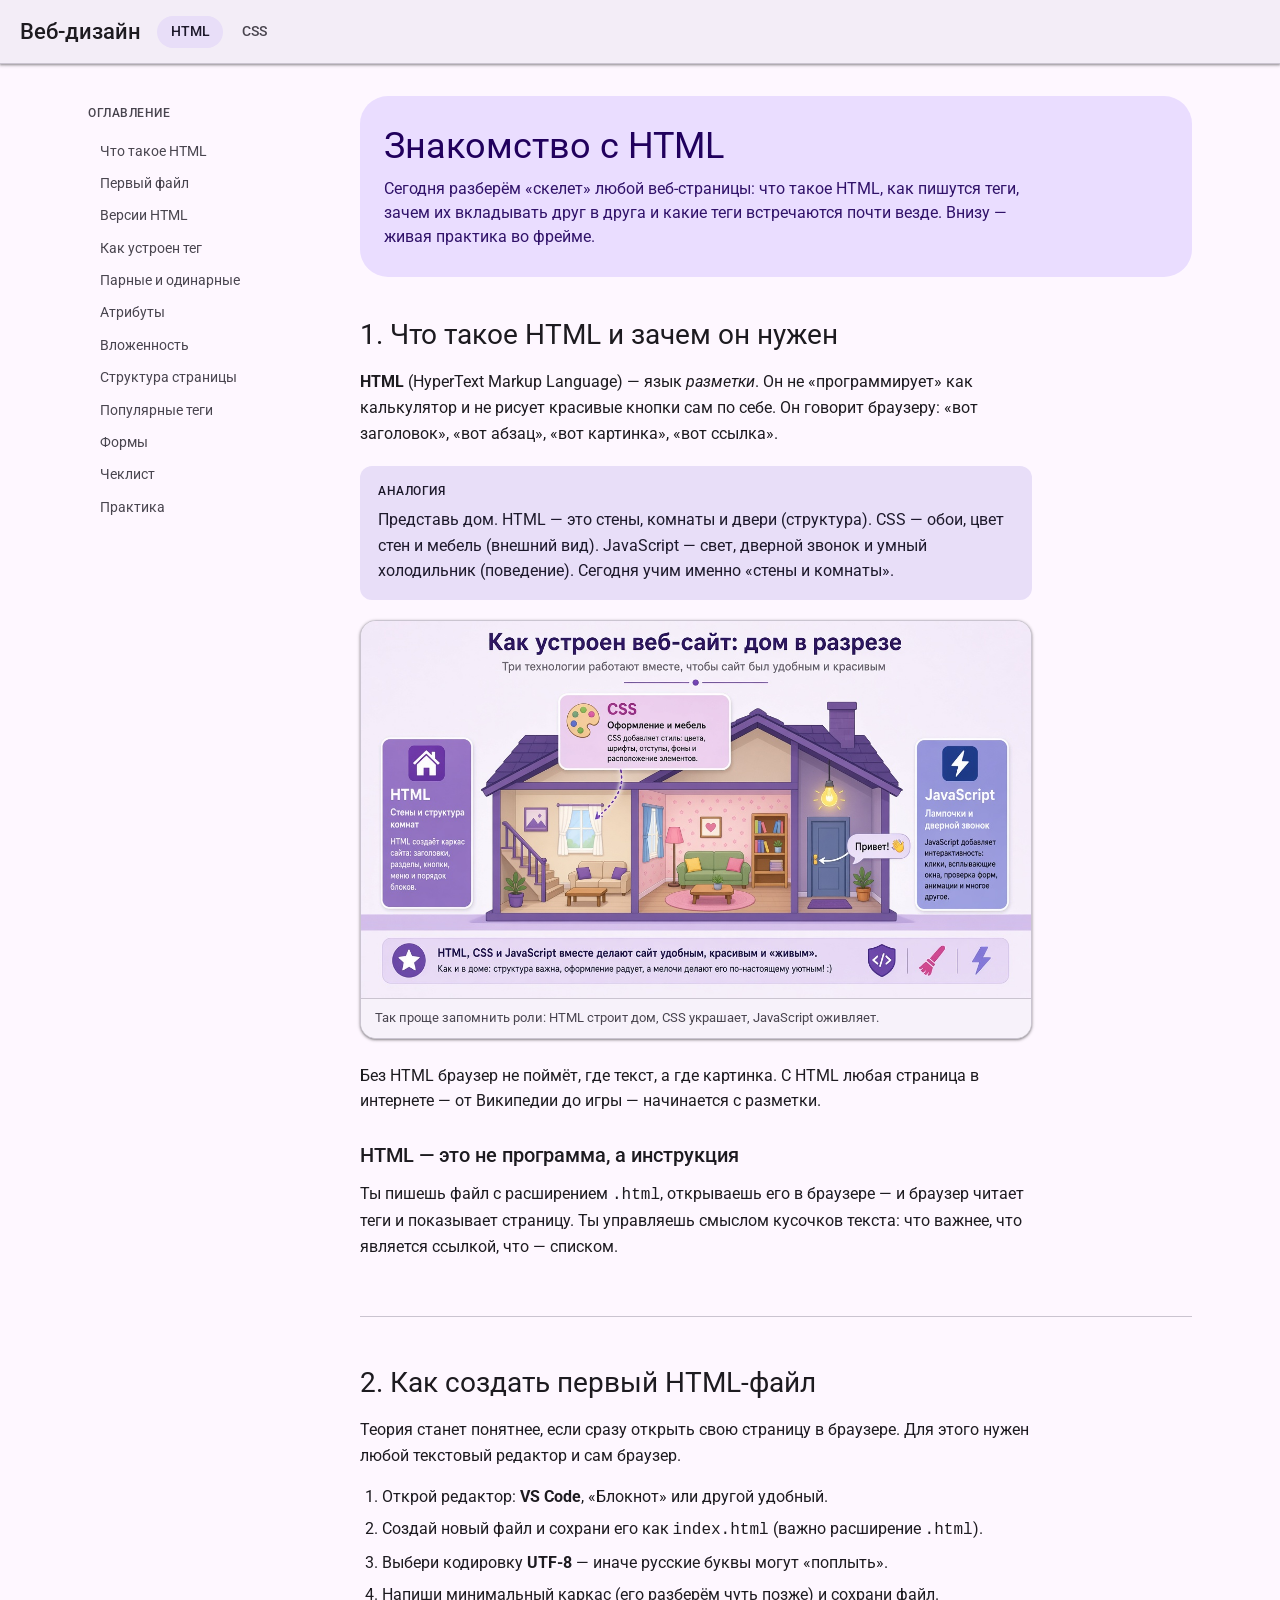
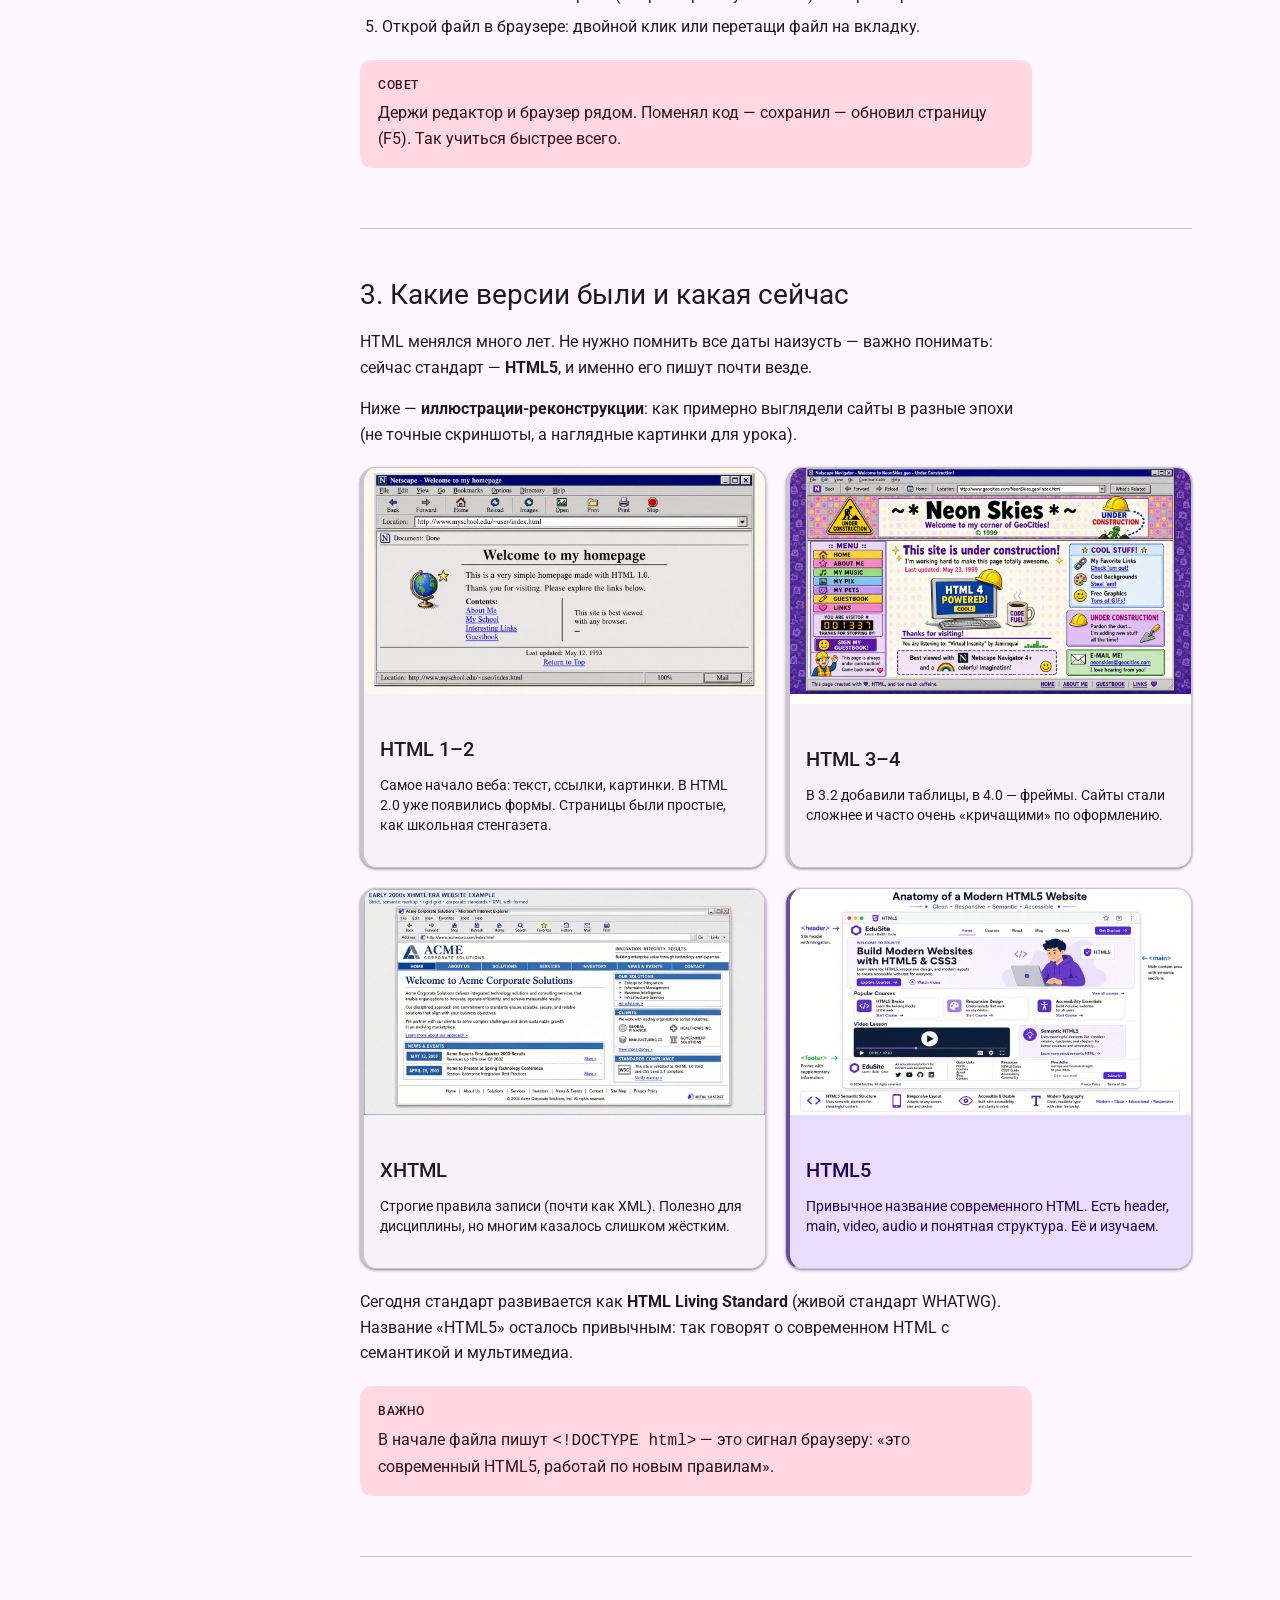
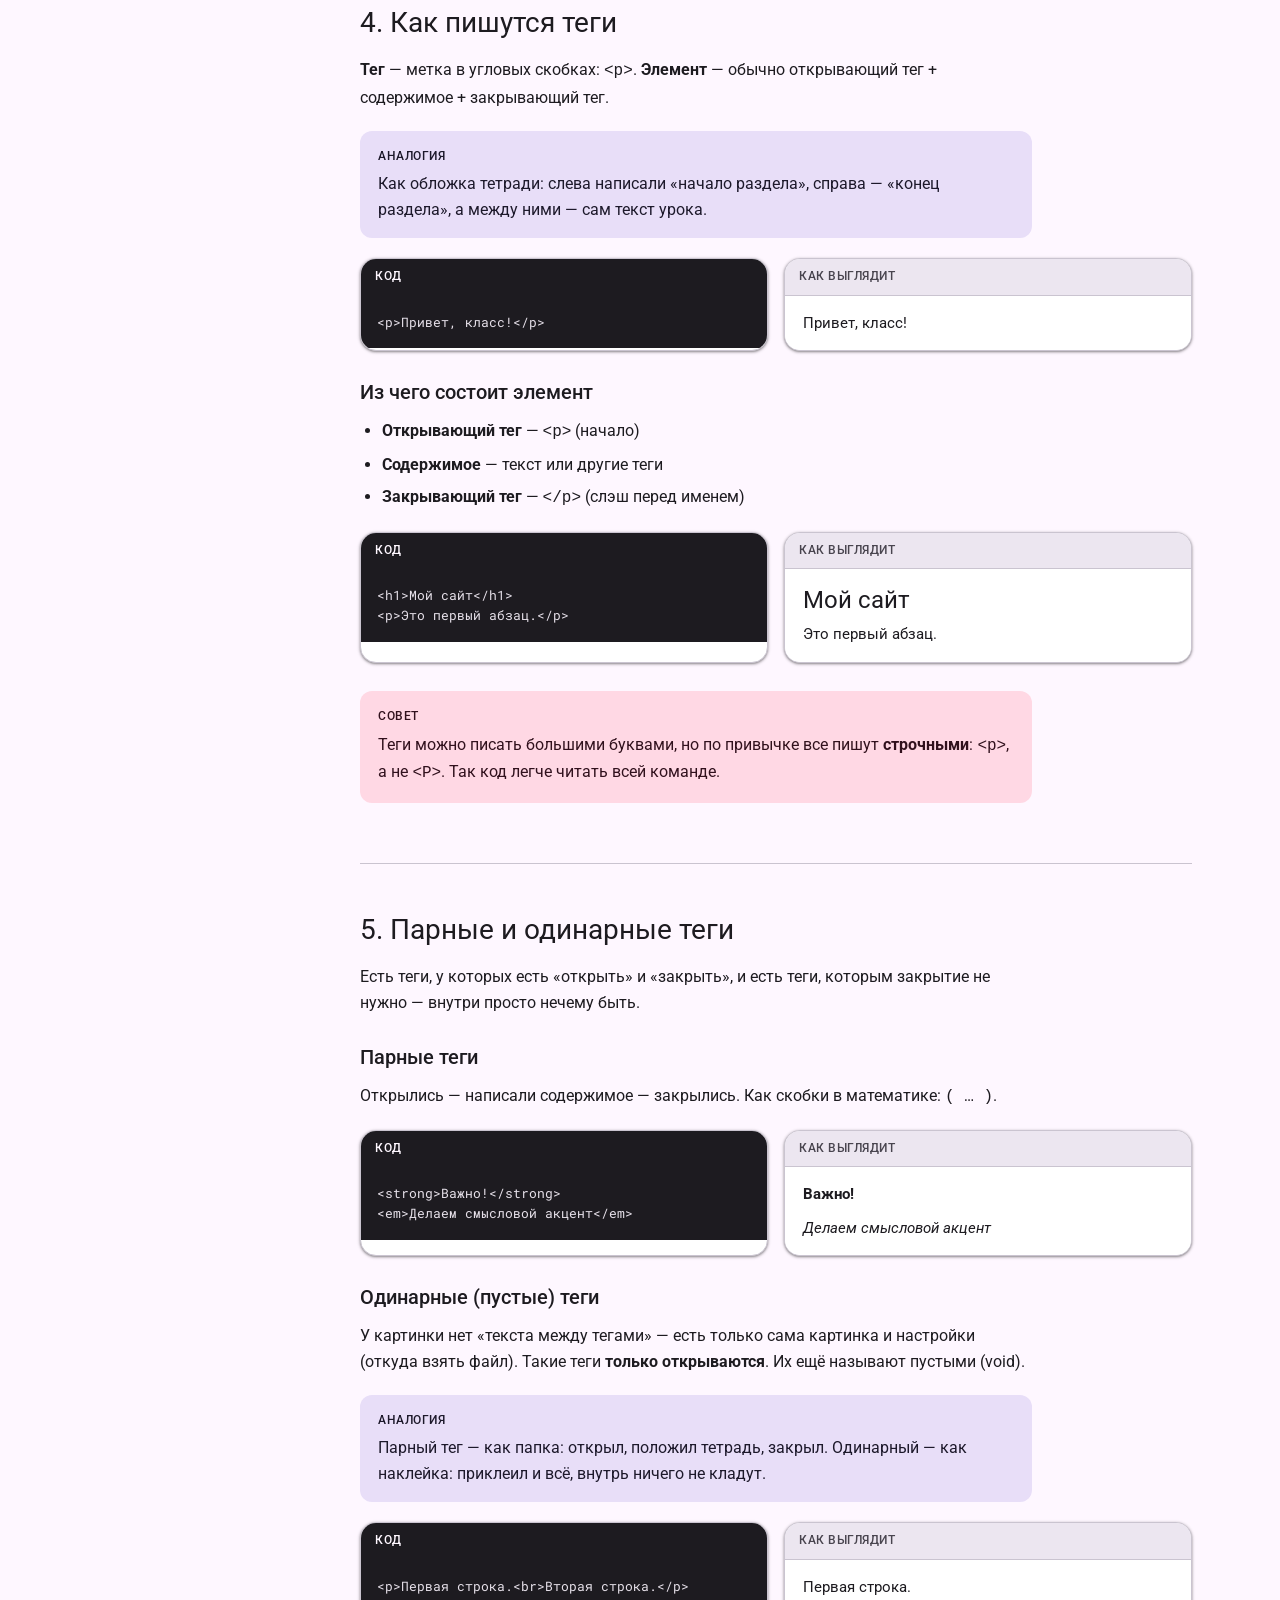
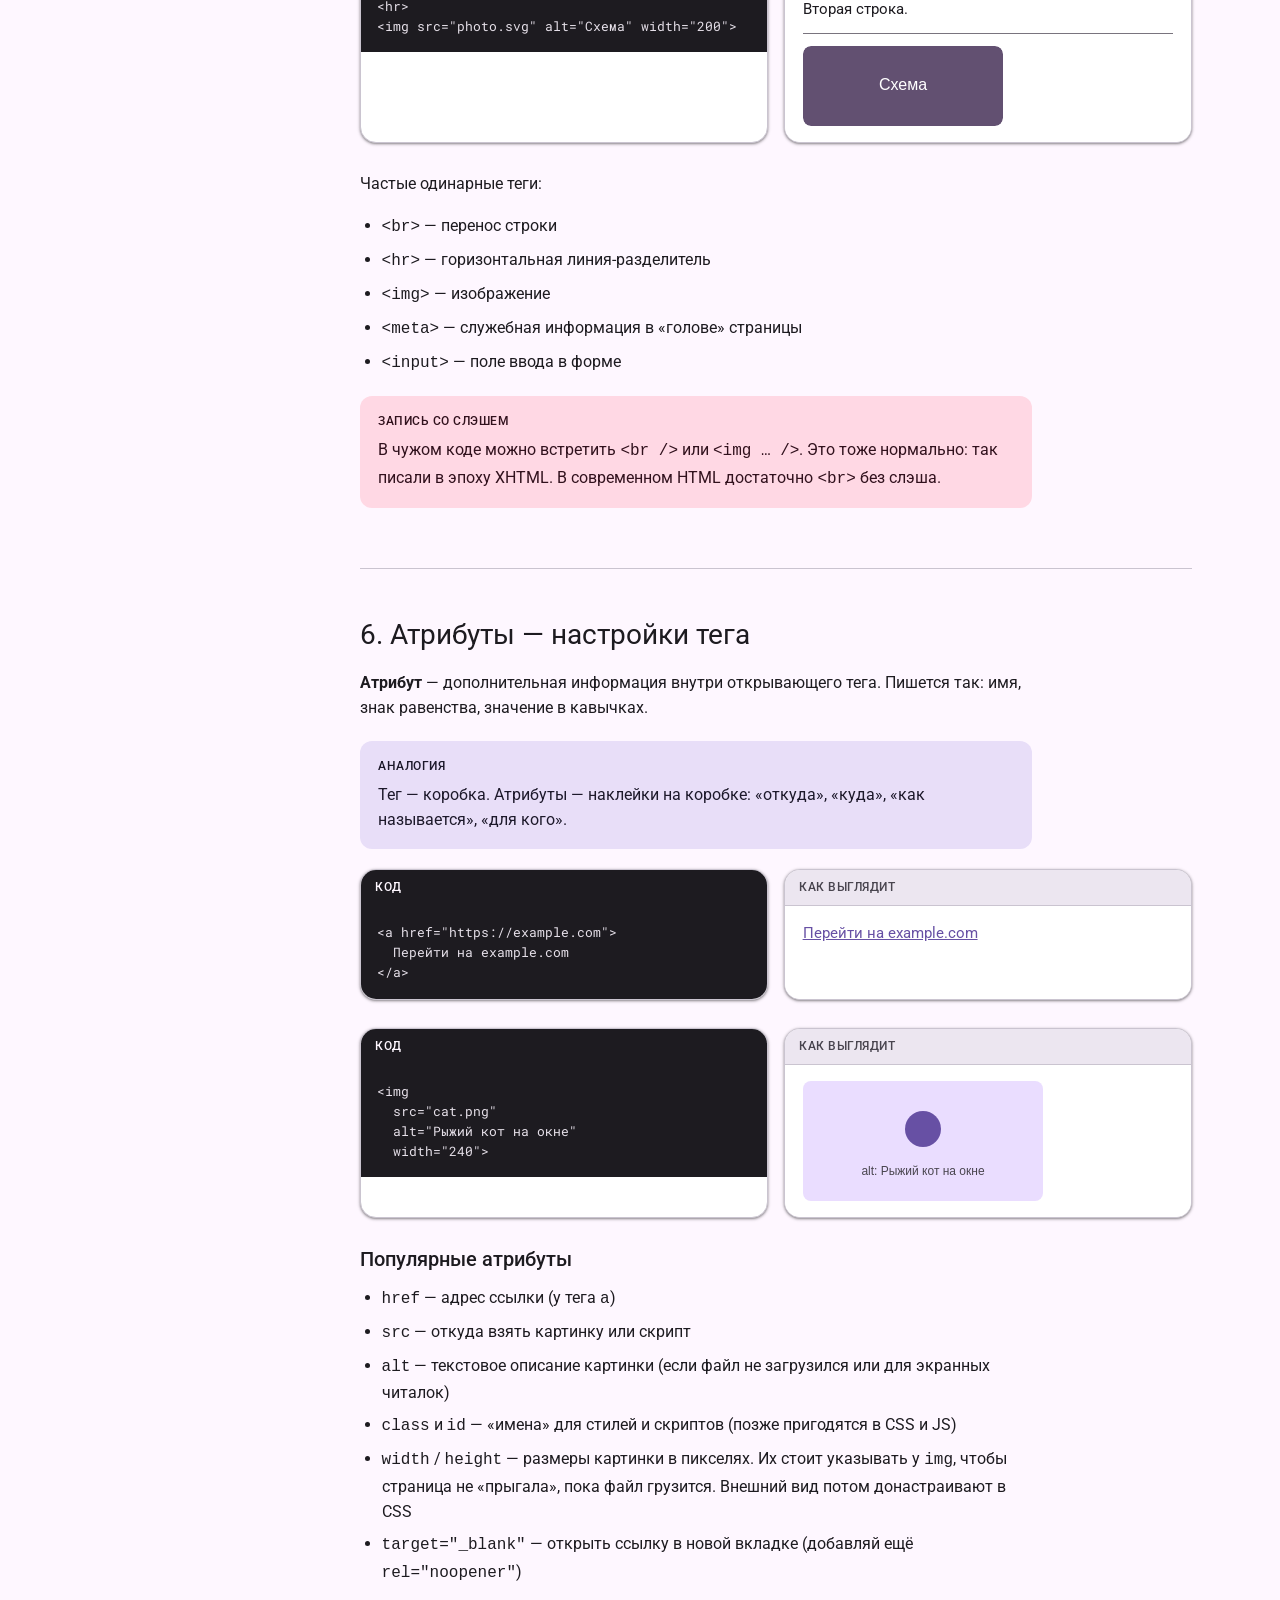
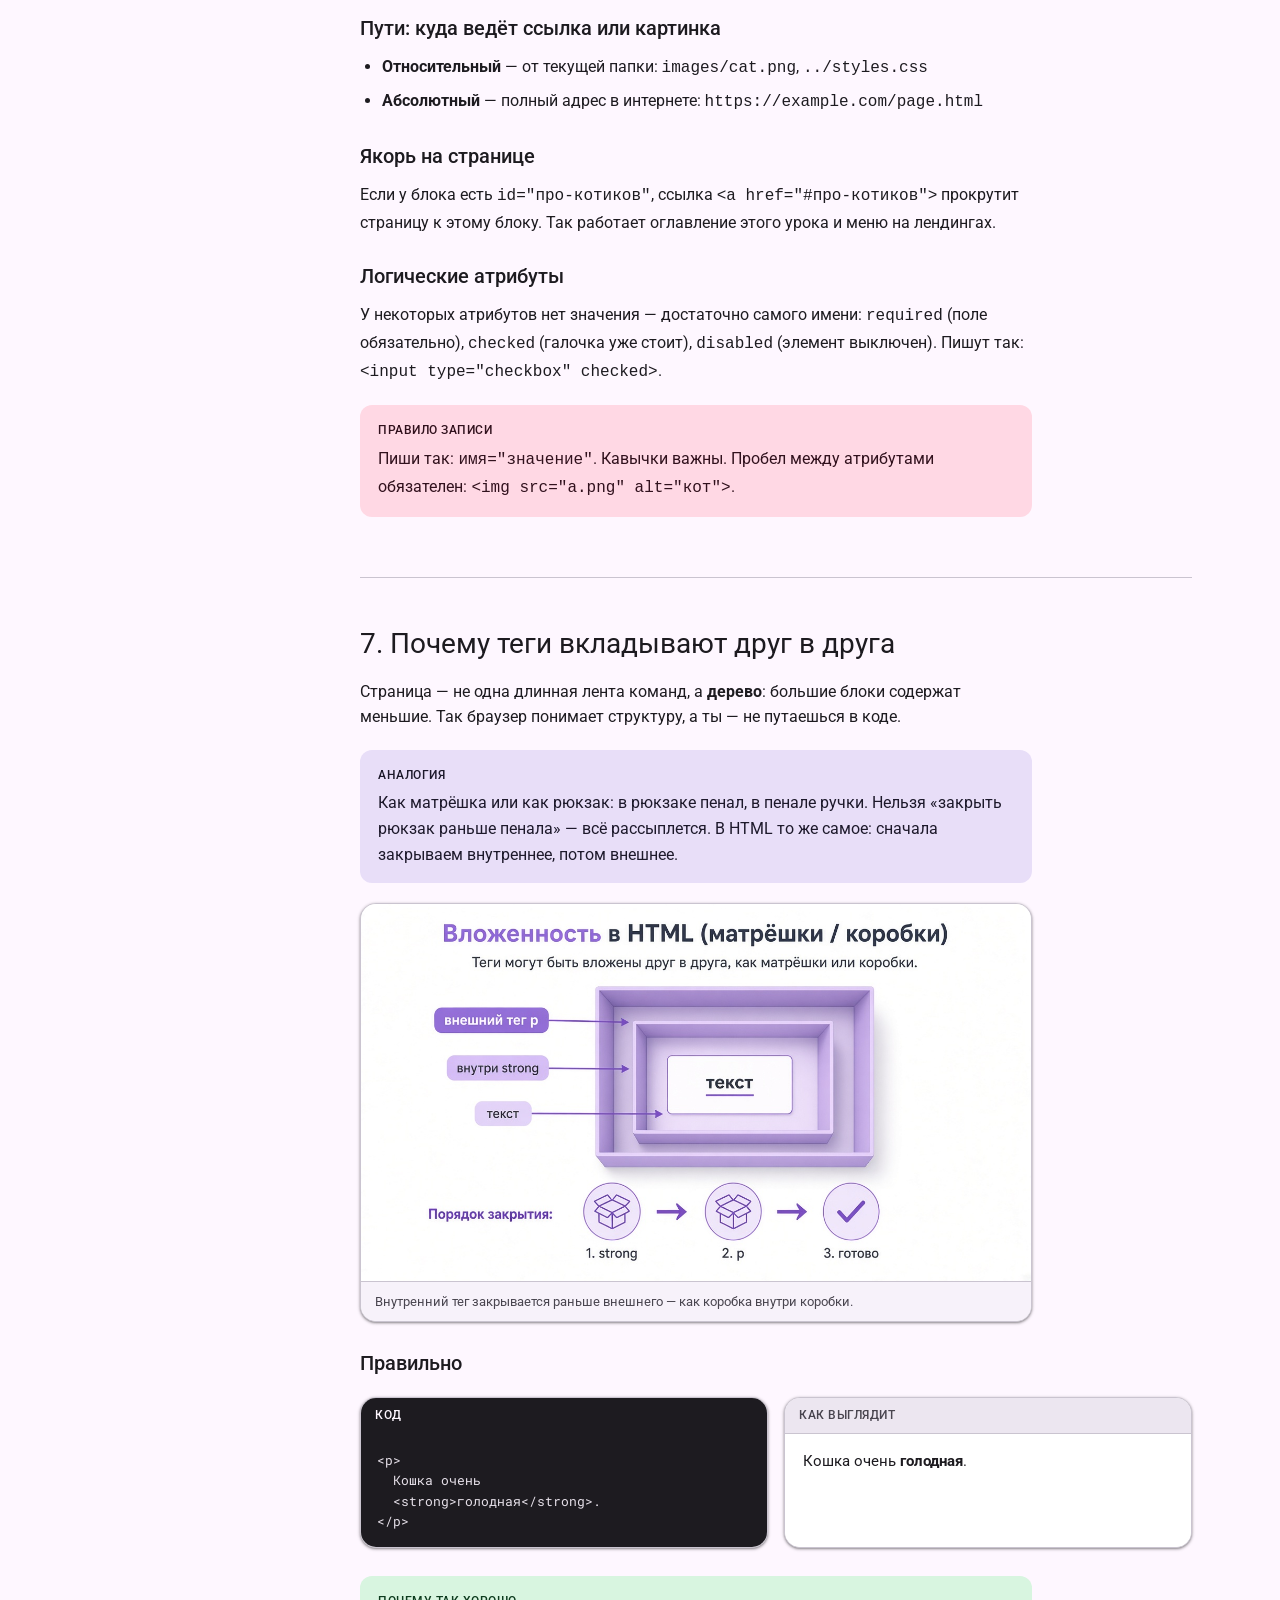
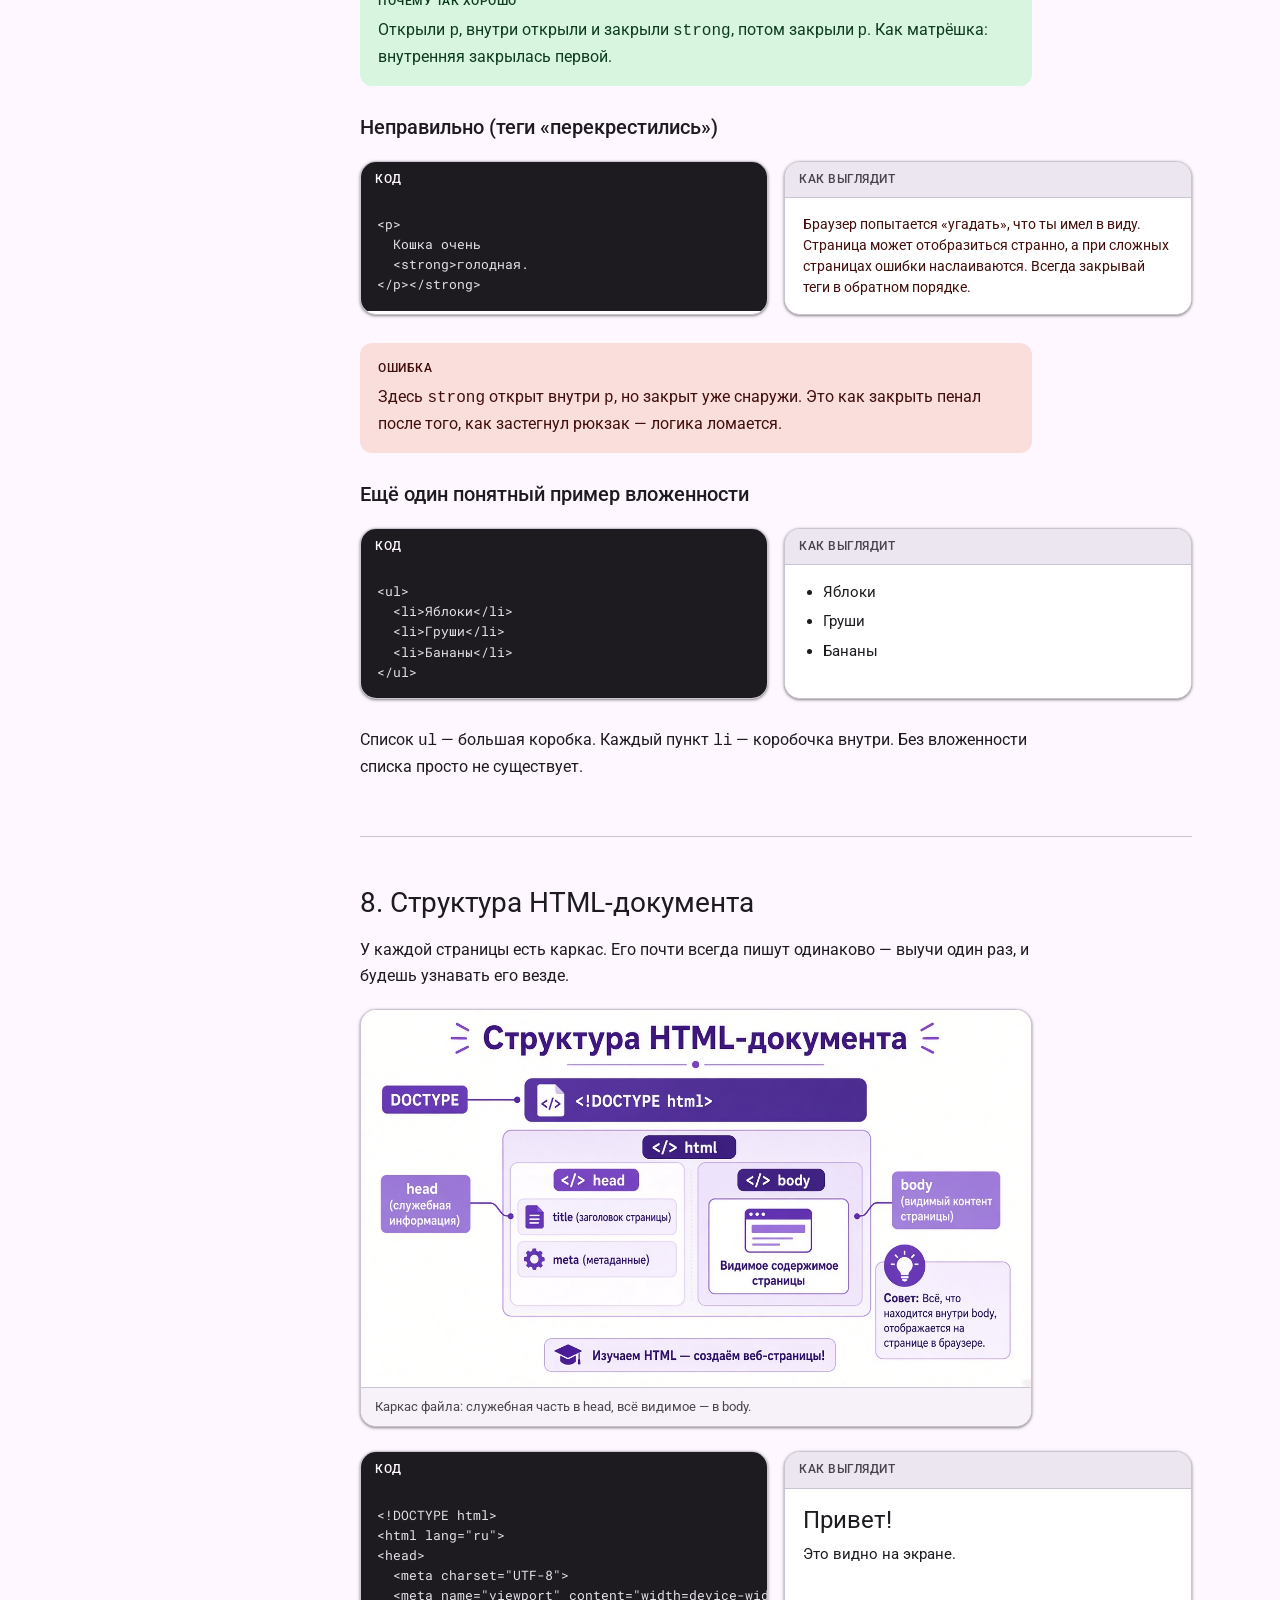
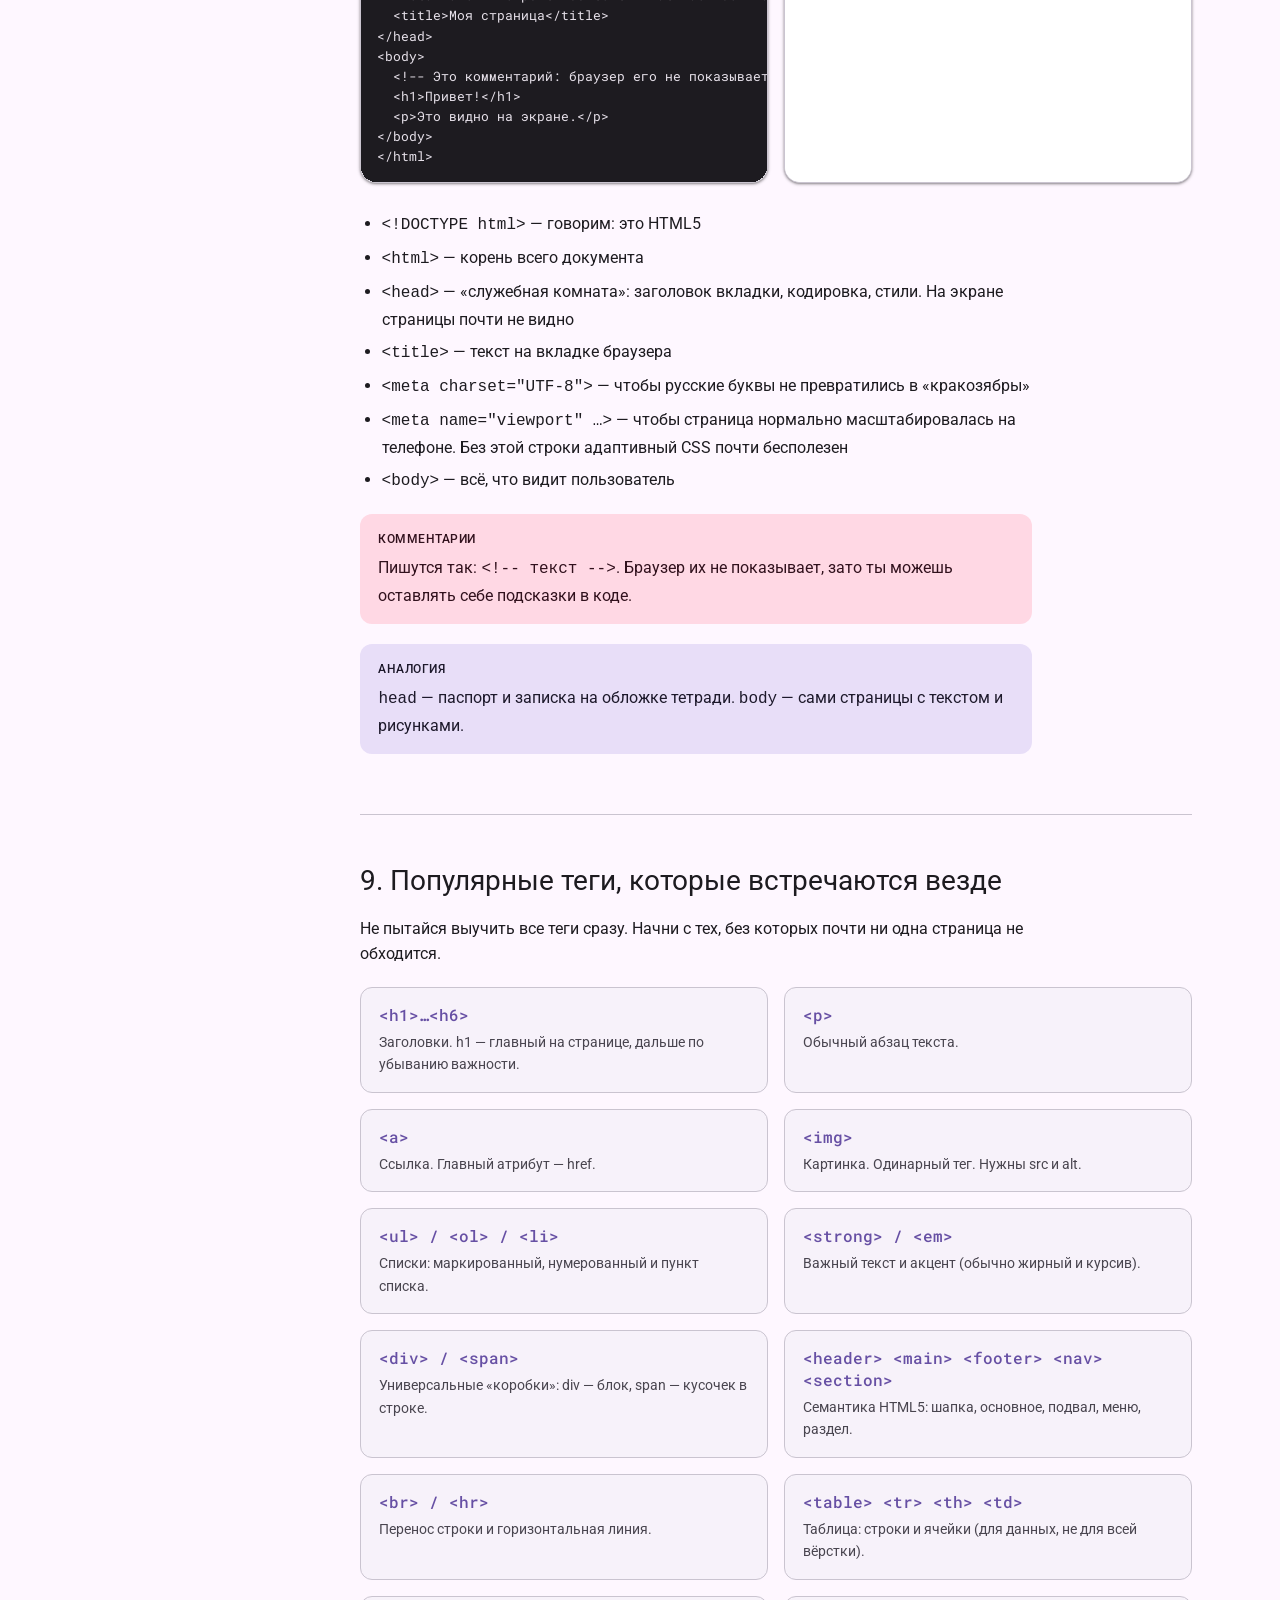
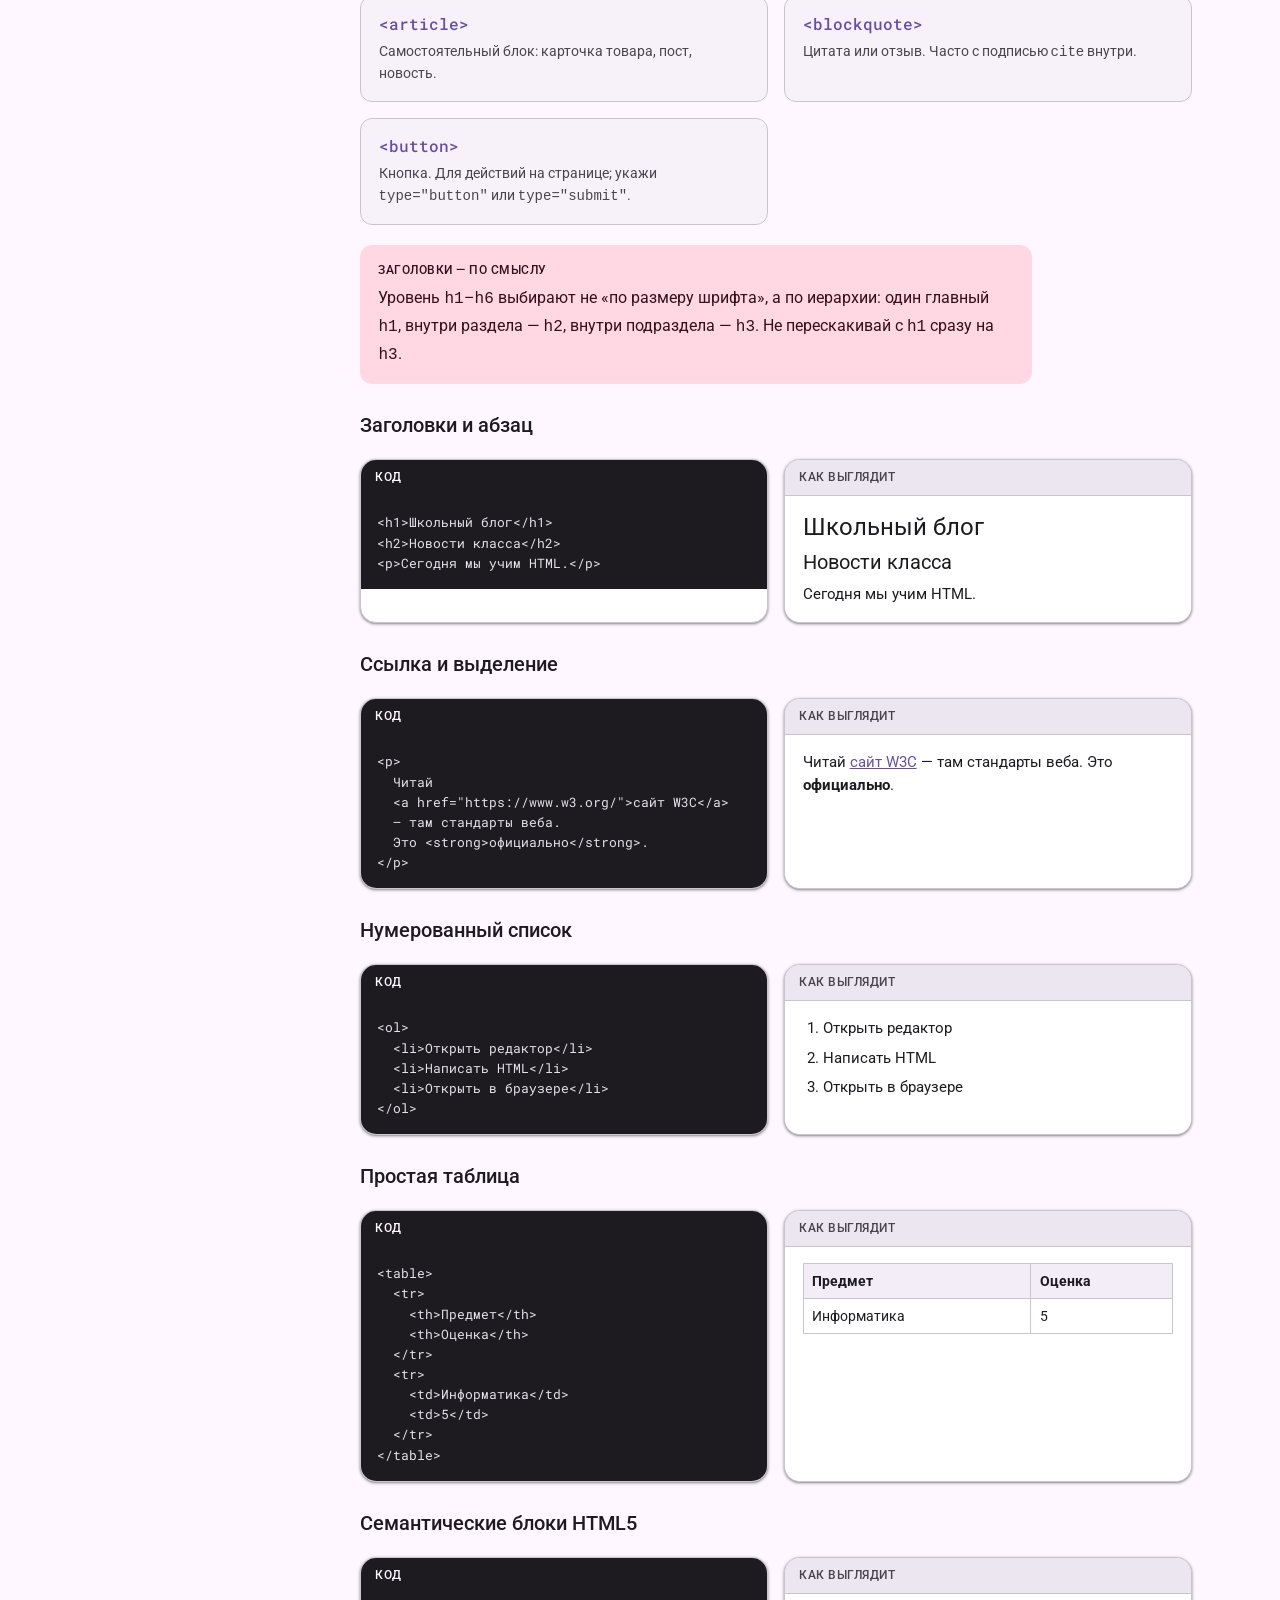
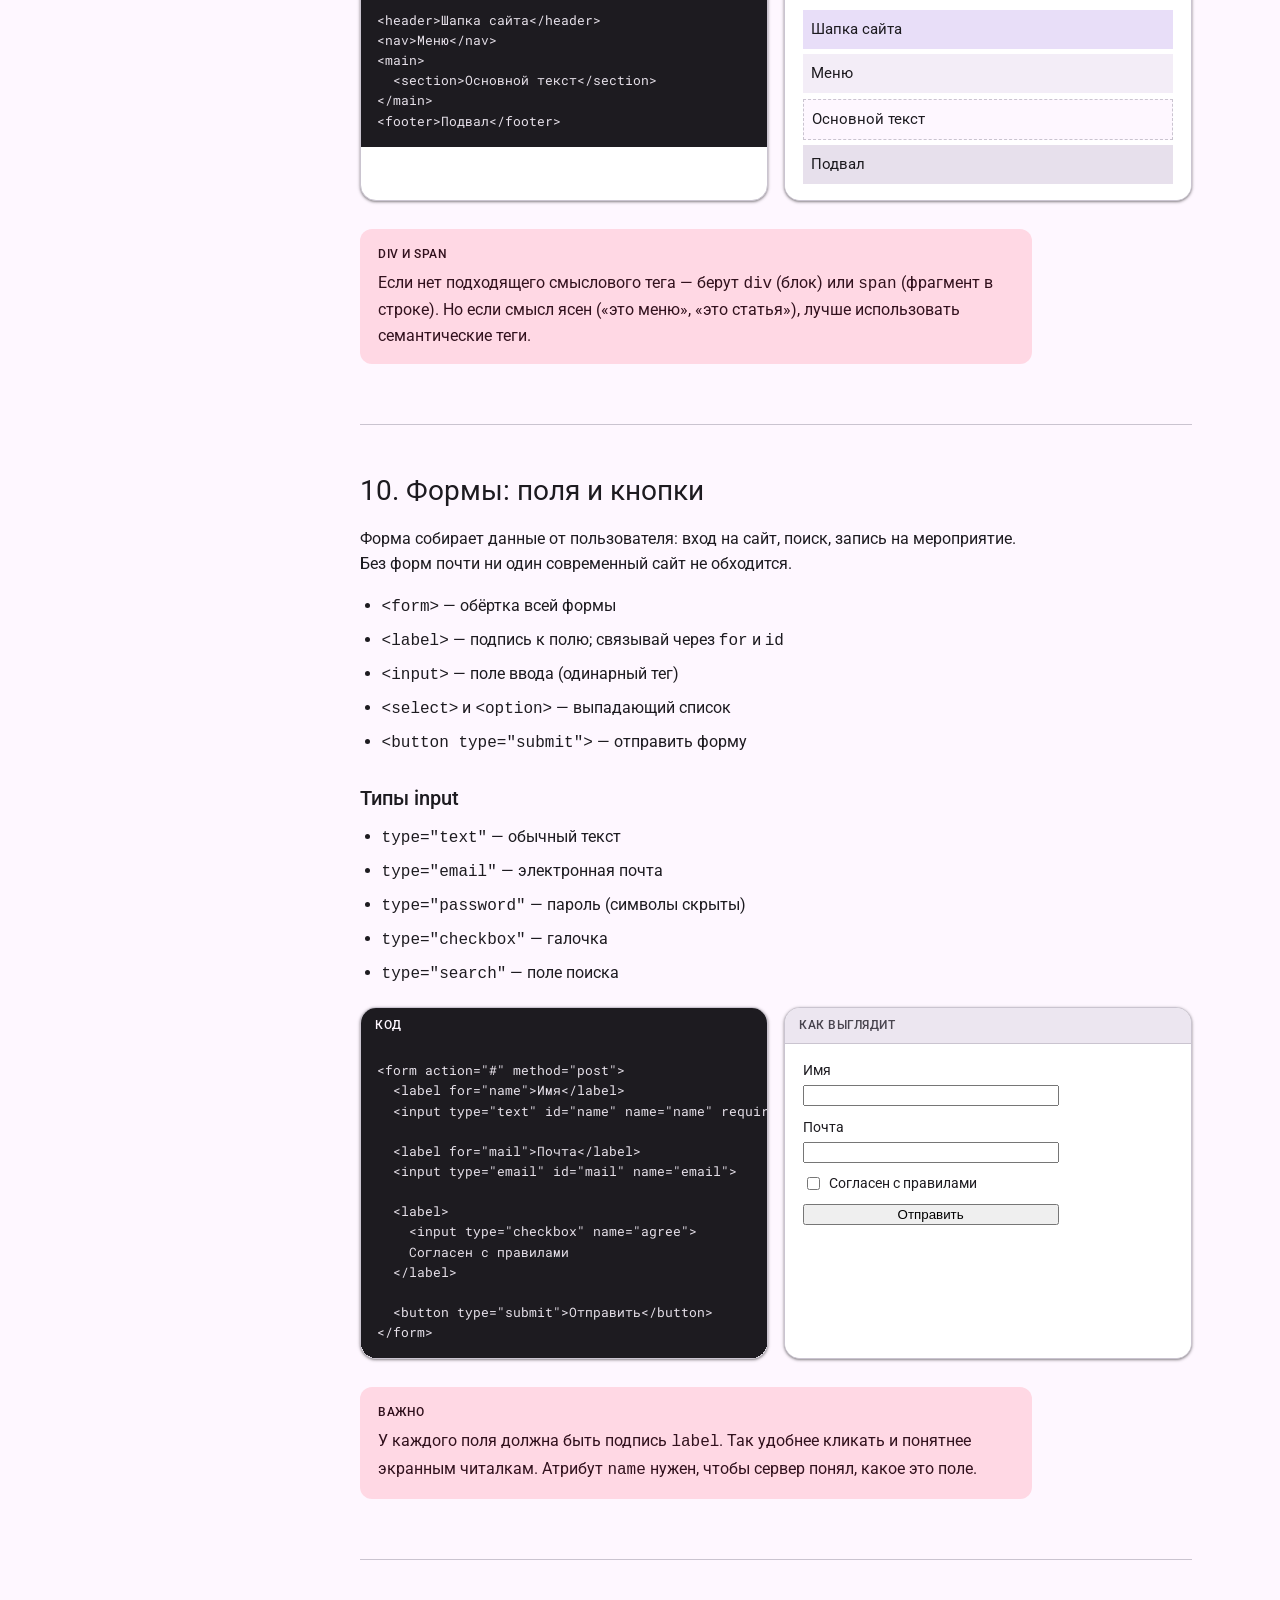
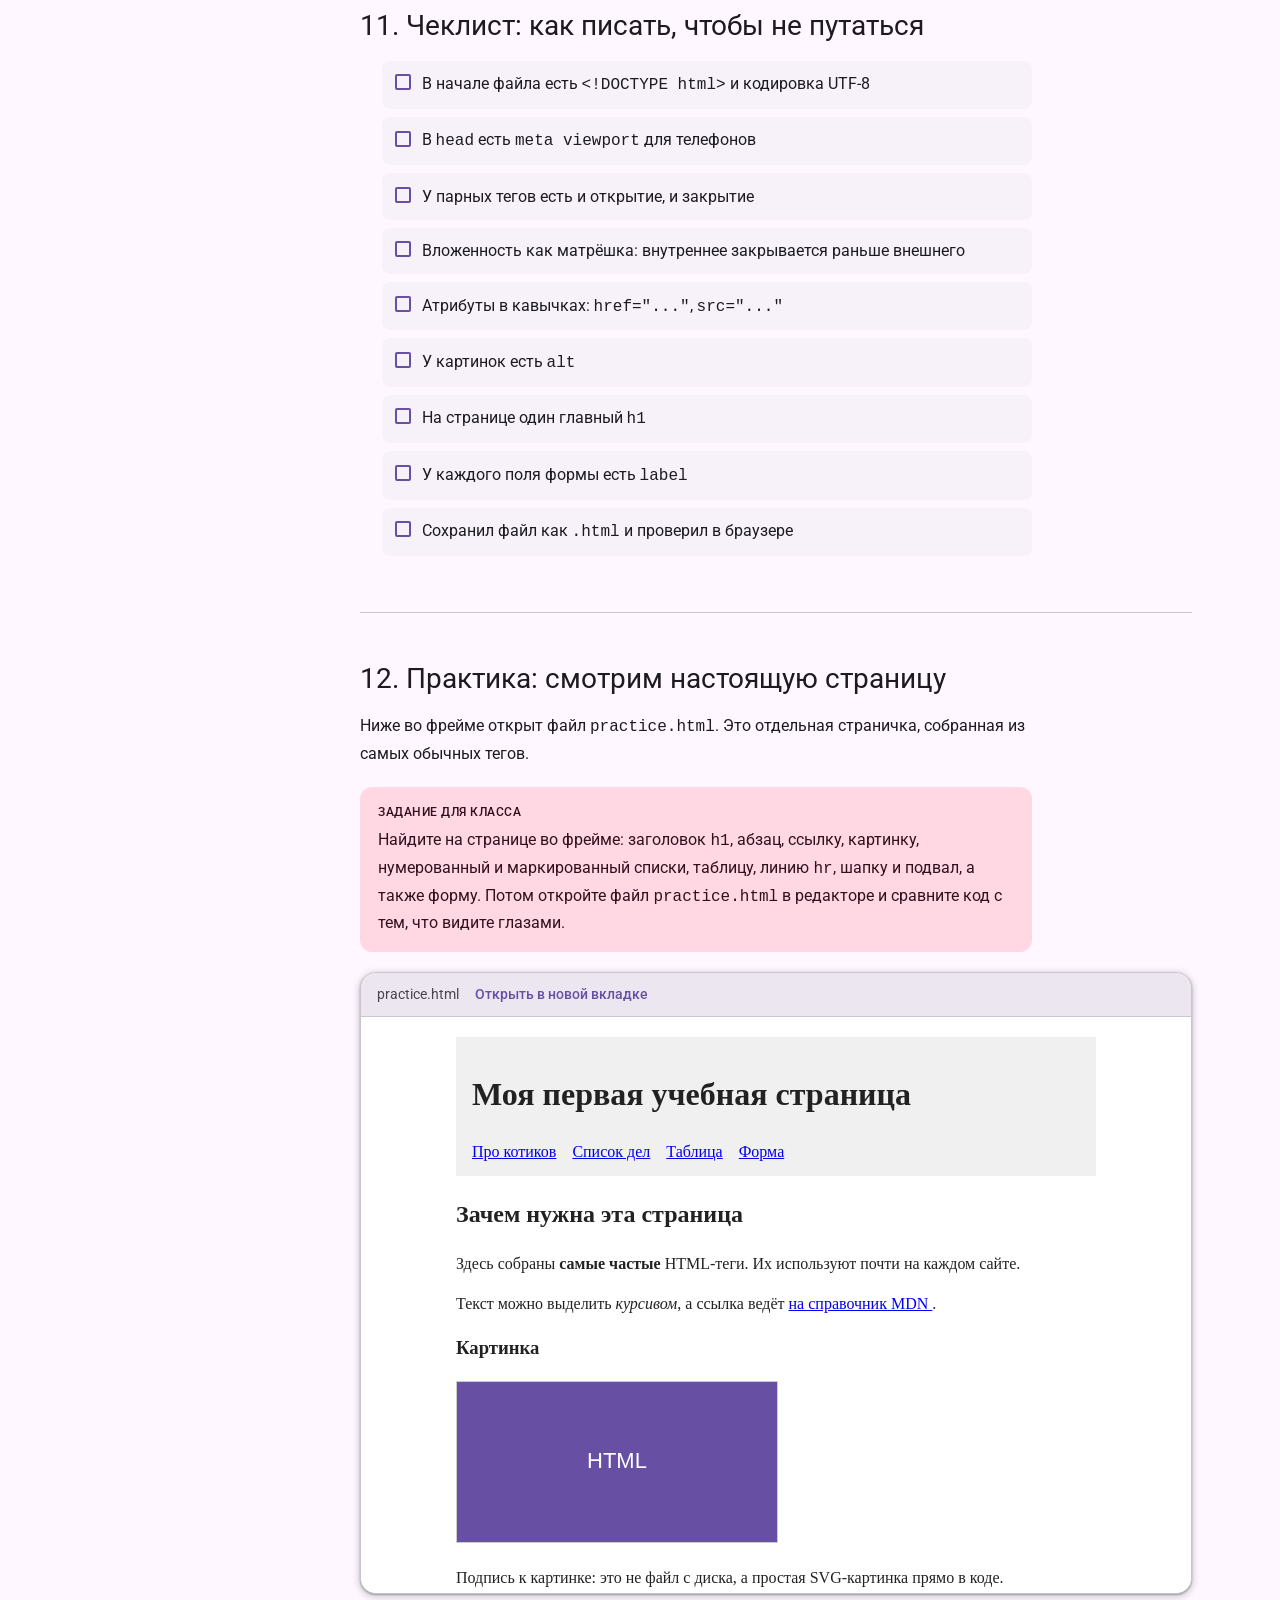
<file: index.html>
<!DOCTYPE html>
<html lang="ru">
<head>
  <meta charset="UTF-8">
  <meta name="viewport" content="width=device-width, initial-scale=1.0">
  <title>Знакомство с HTML — учебный урок</title>
  <link rel="preconnect" href="https://fonts.googleapis.com">
  <link rel="preconnect" href="https://fonts.gstatic.com" crossorigin>
  <link href="https://fonts.googleapis.com/css2?family=Roboto:wght@400;500;700&family=Roboto+Mono:wght@400;500&display=swap" rel="stylesheet">
  <link rel="stylesheet" href="styles.css">
</head>
<body>
  <header class="top-bar">
    <a class="top-bar__brand" href="#top">Веб-дизайн</a>
    <nav class="top-bar__nav" aria-label="Уроки">
      <a href="index.html" aria-current="page">HTML</a>
      <a href="css.html">CSS</a>
    </nav>
    <button type="button" class="toc-toggle" id="toc-toggle" aria-expanded="false" aria-controls="toc">
      Оглавление
    </button>
  </header>

  <div class="layout" id="top">
    <aside class="toc" id="toc">
      <p class="toc__title">Оглавление</p>
      <nav aria-label="Разделы урока">
        <ul>
          <li><a href="#что-такое">Что такое HTML</a></li>
          <li><a href="#первый-файл">Первый файл</a></li>
          <li><a href="#версии">Версии HTML</a></li>
          <li><a href="#анатомия">Как устроен тег</a></li>
          <li><a href="#парные">Парные и одинарные</a></li>
          <li><a href="#атрибуты">Атрибуты</a></li>
          <li><a href="#вложенность">Вложенность</a></li>
          <li><a href="#структура">Структура страницы</a></li>
          <li><a href="#популярные">Популярные теги</a></li>
          <li><a href="#формы">Формы</a></li>
          <li><a href="#чеклист">Чеклист</a></li>
          <li><a href="#практика">Практика</a></li>
        </ul>
      </nav>
    </aside>

    <main class="content">
      <div class="hero">
        <h1>Знакомство с HTML</h1>
        <p>
          Сегодня разберём «скелет» любой веб-страницы: что такое HTML,
          как пишутся теги, зачем их вкладывать друг в друга и какие теги
          встречаются почти везде. Внизу — живая практика во фрейме.
        </p>
      </div>

      <!-- 1. Что такое HTML -->
      <section class="section" id="что-такое">
        <h2>1. Что такое HTML и зачем он нужен</h2>
        <p>
          <strong>HTML</strong> (HyperText Markup Language) — язык
          <em>разметки</em>. Он не «программирует» как калькулятор и не
          рисует красивые кнопки сам по себе. Он говорит браузеру:
          «вот заголовок», «вот абзац», «вот картинка», «вот ссылка».
        </p>

        <div class="callout callout--analogy">
          <span class="callout__label">Аналогия</span>
          <p>
            Представь дом. HTML — это стены, комнаты и двери (структура).
            CSS — обои, цвет стен и мебель (внешний вид).
            JavaScript — свет, дверной звонок и умный холодильник (поведение).
            Сегодня учим именно «стены и комнаты».
          </p>
        </div>

        <figure class="lesson-figure">
          <img src="images/analogy-house.jpg" alt="Схема дома: HTML — стены и комнаты, CSS — обои и мебель, JavaScript — свет и звонок" width="960" height="540" loading="lazy">
          <figcaption>Так проще запомнить роли: HTML строит дом, CSS украшает, JavaScript оживляет.</figcaption>
        </figure>

        <p>Без HTML браузер не поймёт, где текст, а где картинка. С HTML любая страница в интернете — от Википедии до игры — начинается с разметки.</p>

        <h3>HTML — это не программа, а инструкция</h3>
        <p>
          Ты пишешь файл с расширением <code>.html</code>, открываешь его в браузере —
          и браузер читает теги и показывает страницу. Ты управляешь смыслом
          кусочков текста: что важнее, что является ссылкой, что — списком.
        </p>
      </section>

      <!-- 2. Первый файл -->
      <section class="section" id="первый-файл">
        <h2>2. Как создать первый HTML-файл</h2>
        <p>
          Теория станет понятнее, если сразу открыть свою страницу в браузере.
          Для этого нужен любой текстовый редактор и сам браузер.
        </p>
        <ol>
          <li>Открой редактор: <strong>VS Code</strong>, «Блокнот» или другой удобный.</li>
          <li>Создай новый файл и сохрани его как <code>index.html</code> (важно расширение <code>.html</code>).</li>
          <li>Выбери кодировку <strong>UTF-8</strong> — иначе русские буквы могут «поплыть».</li>
          <li>Напиши минимальный каркас (его разберём чуть позже) и сохрани файл.</li>
          <li>Открой файл в браузере: двойной клик или перетащи файл на вкладку.</li>
        </ol>

        <div class="callout callout--tip">
          <span class="callout__label">Совет</span>
          <p>
            Держи редактор и браузер рядом. Поменял код — сохранил — обновил
            страницу (F5). Так учиться быстрее всего.
          </p>
        </div>
      </section>

      <!-- 3. Версии -->
      <section class="section" id="версии">
        <h2>3. Какие версии были и какая сейчас</h2>
        <p>
          HTML менялся много лет. Не нужно помнить все даты наизусть —
          важно понимать: сейчас стандарт — <strong>HTML5</strong>,
          и именно его пишут почти везде.
        </p>

        <p>Ниже — <strong>иллюстрации-реконструкции</strong>: как примерно выглядели сайты в разные эпохи (не точные скриншоты, а наглядные картинки для урока).</p>

        <div class="versions">
          <article class="version">
            <img class="version__media" src="images/html-era-1.jpg" alt="Иллюстрация раннего сайта эпохи HTML 1–2: простой текст, синие ссылки, серый фон" width="960" height="540" loading="lazy">
            <div class="version__body">
              <h3 class="version__name">HTML 1–2</h3>
              <p class="version__desc">Самое начало веба: текст, ссылки, картинки. В HTML 2.0 уже появились формы. Страницы были простые, как школьная стенгазета.</p>
            </div>
          </article>
          <article class="version">
            <img class="version__media" src="images/html-era-4.jpg" alt="Иллюстрация пёстрого сайта эпохи HTML 3–4: таблицы, яркие цвета, меню слева" width="960" height="540" loading="lazy">
            <div class="version__body">
              <h3 class="version__name">HTML 3–4</h3>
              <p class="version__desc">В 3.2 добавили таблицы, в 4.0 — фреймы. Сайты стали сложнее и часто очень «кричащими» по оформлению.</p>
            </div>
          </article>
          <article class="version">
            <img class="version__media" src="images/html-era-xhtml.jpg" alt="Иллюстрация строгого корпоративного сайта эпохи XHTML: синий и серый, ровная сетка" width="960" height="540" loading="lazy">
            <div class="version__body">
              <h3 class="version__name">XHTML</h3>
              <p class="version__desc">Строгие правила записи (почти как XML). Полезно для дисциплины, но многим казалось слишком жёстким.</p>
            </div>
          </article>
          <article class="version version--current">
            <img class="version__media" src="images/html-era-5.jpg" alt="Иллюстрация современного сайта HTML5: шапка, блоки, карточки, аккуратный дизайн" width="960" height="540" loading="lazy">
            <div class="version__body">
              <h3 class="version__name">HTML5</h3>
              <p class="version__desc">Привычное название современного HTML. Есть header, main, video, audio и понятная структура. Её и изучаем.</p>
            </div>
          </article>
        </div>

        <p>
          Сегодня стандарт развивается как <strong>HTML Living Standard</strong>
          (живой стандарт WHATWG). Название «HTML5» осталось привычным:
          так говорят о современном HTML с семантикой и мультимедиа.
        </p>

        <div class="callout callout--tip">
          <span class="callout__label">Важно</span>
          <p>
            В начале файла пишут <code>&lt;!DOCTYPE html&gt;</code> —
            это сигнал браузеру: «это современный HTML5, работай по новым правилам».
          </p>
        </div>
      </section>

      <!-- 4. Анатомия -->
      <section class="section" id="анатомия">
        <h2>4. Как пишутся теги</h2>
        <p>
          <strong>Тег</strong> — метка в угловых скобках: <code>&lt;p&gt;</code>.
          <strong>Элемент</strong> — обычно открывающий тег + содержимое + закрывающий тег.
        </p>

        <div class="callout callout--analogy">
          <span class="callout__label">Аналогия</span>
          <p>
            Как обложка тетради: слева написали «начало раздела», справа —
            «конец раздела», а между ними — сам текст урока.
          </p>
        </div>

        <div class="example">
          <div class="example__code">
            <span class="example__label">Код</span>
            <pre><code>&lt;p&gt;Привет, класс!&lt;/p&gt;</code></pre>
          </div>
          <div class="example__preview">
            <span class="example__label">Как выглядит</span>
            <div class="example__preview-body">
              <p>Привет, класс!</p>
            </div>
          </div>
        </div>

        <h3>Из чего состоит элемент</h3>
        <ul>
          <li><strong>Открывающий тег</strong> — <code>&lt;p&gt;</code> (начало)</li>
          <li><strong>Содержимое</strong> — текст или другие теги</li>
          <li><strong>Закрывающий тег</strong> — <code>&lt;/p&gt;</code> (слэш перед именем)</li>
        </ul>

        <div class="example">
          <div class="example__code">
            <span class="example__label">Код</span>
            <pre><code>&lt;h1&gt;Мой сайт&lt;/h1&gt;
&lt;p&gt;Это первый абзац.&lt;/p&gt;</code></pre>
          </div>
          <div class="example__preview">
            <span class="example__label">Как выглядит</span>
            <div class="example__preview-body">
              <h1>Мой сайт</h1>
              <p>Это первый абзац.</p>
            </div>
          </div>
        </div>

        <div class="callout callout--tip">
          <span class="callout__label">Совет</span>
          <p>
            Теги можно писать большими буквами, но по привычке все пишут
            <strong>строчными</strong>: <code>&lt;p&gt;</code>, а не <code>&lt;P&gt;</code>.
            Так код легче читать всей команде.
          </p>
        </div>
      </section>

      <!-- 5. Парные и одинарные -->
      <section class="section" id="парные">
        <h2>5. Парные и одинарные теги</h2>
        <p>
          Есть теги, у которых есть «открыть» и «закрыть», и есть теги,
          которым закрытие не нужно — внутри просто нечему быть.
        </p>

        <h3>Парные теги</h3>
        <p>
          Открылись — написали содержимое — закрылись. Как скобки в математике:
          <code>( … )</code>.
        </p>

        <div class="example">
          <div class="example__code">
            <span class="example__label">Код</span>
            <pre><code>&lt;strong&gt;Важно!&lt;/strong&gt;
&lt;em&gt;Делаем смысловой акцент&lt;/em&gt;</code></pre>
          </div>
          <div class="example__preview">
            <span class="example__label">Как выглядит</span>
            <div class="example__preview-body">
              <p><strong>Важно!</strong></p>
              <p><em>Делаем смысловой акцент</em></p>
            </div>
          </div>
        </div>

        <h3>Одинарные (пустые) теги</h3>
        <p>
          У картинки нет «текста между тегами» — есть только сама картинка
          и настройки (откуда взять файл). Такие теги <strong>только открываются</strong>.
          Их ещё называют пустыми (void).
        </p>

        <div class="callout callout--analogy">
          <span class="callout__label">Аналогия</span>
          <p>
            Парный тег — как папка: открыл, положил тетрадь, закрыл.
            Одинарный — как наклейка: приклеил и всё, внутрь ничего не кладут.
          </p>
        </div>

        <div class="example">
          <div class="example__code">
            <span class="example__label">Код</span>
            <pre><code>&lt;p&gt;Первая строка.&lt;br&gt;Вторая строка.&lt;/p&gt;
&lt;hr&gt;
&lt;img src="photo.svg" alt="Схема" width="200"&gt;</code></pre>
          </div>
          <div class="example__preview">
            <span class="example__label">Как выглядит</span>
            <div class="example__preview-body">
              <p>Первая строка.<br>Вторая строка.</p>
              <hr>
              <img
                src="data:image/svg+xml,%3Csvg xmlns='http://www.w3.org/2000/svg' width='200' height='80'%3E%3Crect fill='%23625071' width='200' height='80' rx='8'/%3E%3Ctext x='50%25' y='50%25' fill='white' font-family='sans-serif' font-size='16' text-anchor='middle' dominant-baseline='middle'%3EСхема%3C/text%3E%3C/svg%3E"
                width="200"
                height="80"
                alt="Схема">
            </div>
          </div>
        </div>

        <p>Частые одинарные теги:</p>
        <ul>
          <li><code>&lt;br&gt;</code> — перенос строки</li>
          <li><code>&lt;hr&gt;</code> — горизонтальная линия-разделитель</li>
          <li><code>&lt;img&gt;</code> — изображение</li>
          <li><code>&lt;meta&gt;</code> — служебная информация в «голове» страницы</li>
          <li><code>&lt;input&gt;</code> — поле ввода в форме</li>
        </ul>

        <div class="callout callout--tip">
          <span class="callout__label">Запись со слэшем</span>
          <p>
            В чужом коде можно встретить <code>&lt;br /&gt;</code> или <code>&lt;img … /&gt;</code>.
            Это тоже нормально: так писали в эпоху XHTML. В современном HTML
            достаточно <code>&lt;br&gt;</code> без слэша.
          </p>
        </div>
      </section>

      <!-- 6. Атрибуты -->
      <section class="section" id="атрибуты">
        <h2>6. Атрибуты — настройки тега</h2>
        <p>
          <strong>Атрибут</strong> — дополнительная информация внутри открывающего тега.
          Пишется так: имя, знак равенства, значение в кавычках.
        </p>

        <div class="callout callout--analogy">
          <span class="callout__label">Аналогия</span>
          <p>
            Тег — коробка. Атрибуты — наклейки на коробке:
            «откуда», «куда», «как называется», «для кого».
          </p>
        </div>

        <div class="example">
          <div class="example__code">
            <span class="example__label">Код</span>
            <pre><code>&lt;a href="https://example.com"&gt;
  Перейти на example.com
&lt;/a&gt;</code></pre>
          </div>
          <div class="example__preview">
            <span class="example__label">Как выглядит</span>
            <div class="example__preview-body">
              <p><a href="https://example.com" target="_blank" rel="noopener">Перейти на example.com</a></p>
            </div>
          </div>
        </div>

        <div class="example">
          <div class="example__code">
            <span class="example__label">Код</span>
            <pre><code>&lt;img
  src="cat.png"
  alt="Рыжий кот на окне"
  width="240"&gt;</code></pre>
          </div>
          <div class="example__preview">
            <span class="example__label">Как выглядит</span>
            <div class="example__preview-body">
              <img
                src="data:image/svg+xml,%3Csvg xmlns='http://www.w3.org/2000/svg' width='240' height='120'%3E%3Crect fill='%23eaddff' width='240' height='120'/%3E%3Ccircle cx='120' cy='48' r='18' fill='%236750a4'/%3E%3Ctext x='50%25' y='78%25' fill='%2349454f' font-family='sans-serif' font-size='12' text-anchor='middle'%3Ealt: Рыжий кот на окне%3C/text%3E%3C/svg%3E"
                width="240"
                height="120"
                alt="Рыжий кот на окне">
            </div>
          </div>
        </div>

        <h3>Популярные атрибуты</h3>
        <ul>
          <li><code>href</code> — адрес ссылки (у тега <code>a</code>)</li>
          <li><code>src</code> — откуда взять картинку или скрипт</li>
          <li><code>alt</code> — текстовое описание картинки (если файл не загрузился или для экранных читалок)</li>
          <li><code>class</code> и <code>id</code> — «имена» для стилей и скриптов (позже пригодятся в CSS и JS)</li>
          <li><code>width</code> / <code>height</code> — размеры картинки в пикселях. Их стоит указывать у <code>img</code>, чтобы страница не «прыгала», пока файл грузится. Внешний вид потом донастраивают в CSS</li>
          <li><code>target="_blank"</code> — открыть ссылку в новой вкладке (добавляй ещё <code>rel="noopener"</code>)</li>
        </ul>

        <h3>Пути: куда ведёт ссылка или картинка</h3>
        <ul>
          <li><strong>Относительный</strong> — от текущей папки: <code>images/cat.png</code>, <code>../styles.css</code></li>
          <li><strong>Абсолютный</strong> — полный адрес в интернете: <code>https://example.com/page.html</code></li>
        </ul>

        <h3>Якорь на странице</h3>
        <p>
          Если у блока есть <code>id="про-котиков"</code>, ссылка
          <code>&lt;a href="#про-котиков"&gt;</code> прокрутит страницу к этому блоку.
          Так работает оглавление этого урока и меню на лендингах.
        </p>

        <h3>Логические атрибуты</h3>
        <p>
          У некоторых атрибутов нет значения — достаточно самого имени:
          <code>required</code> (поле обязательно), <code>checked</code> (галочка уже стоит),
          <code>disabled</code> (элемент выключен). Пишут так:
          <code>&lt;input type="checkbox" checked&gt;</code>.
        </p>

        <div class="callout callout--tip">
          <span class="callout__label">Правило записи</span>
          <p>
            Пиши так: <code>имя="значение"</code>. Кавычки важны.
            Пробел между атрибутами обязателен:
            <code>&lt;img src="a.png" alt="кот"&gt;</code>.
          </p>
        </div>
      </section>

      <!-- 7. Вложенность -->
      <section class="section" id="вложенность">
        <h2>7. Почему теги вкладывают друг в друга</h2>
        <p>
          Страница — не одна длинная лента команд, а <strong>дерево</strong>:
          большие блоки содержат меньшие. Так браузер понимает структуру,
          а ты — не путаешься в коде.
        </p>

        <div class="callout callout--analogy">
          <span class="callout__label">Аналогия</span>
          <p>
            Как матрёшка или как рюкзак: в рюкзаке пенал, в пенале ручки.
            Нельзя «закрыть рюкзак раньше пенала» — всё рассыплется.
            В HTML то же самое: сначала закрываем внутреннее, потом внешнее.
          </p>
        </div>

        <figure class="lesson-figure">
          <img src="images/analogy-nesting.jpg" alt="Схема вложенных коробок: снаружи тег p, внутри strong, ещё глубже текст" width="960" height="540" loading="lazy">
          <figcaption>Внутренний тег закрывается раньше внешнего — как коробка внутри коробки.</figcaption>
        </figure>

        <h3>Правильно</h3>
        <div class="example">
          <div class="example__code">
            <span class="example__label">Код</span>
            <pre><code>&lt;p&gt;
  Кошка очень
  &lt;strong&gt;голодная&lt;/strong&gt;.
&lt;/p&gt;</code></pre>
          </div>
          <div class="example__preview">
            <span class="example__label">Как выглядит</span>
            <div class="example__preview-body">
              <p>Кошка очень <strong>голодная</strong>.</p>
            </div>
          </div>
        </div>

        <div class="callout callout--ok">
          <span class="callout__label">Почему так хорошо</span>
          <p>
            Открыли <code>p</code>, внутри открыли и закрыли <code>strong</code>,
            потом закрыли <code>p</code>. Как матрёшка: внутренняя закрылась первой.
          </p>
        </div>

        <h3>Неправильно (теги «перекрестились»)</h3>
        <div class="example">
          <div class="example__code">
            <span class="example__label">Код</span>
            <pre><code>&lt;p&gt;
  Кошка очень
  &lt;strong&gt;голодная.
&lt;/p&gt;&lt;/strong&gt;</code></pre>
          </div>
          <div class="example__preview">
            <span class="example__label">Как выглядит</span>
            <div class="example__preview-body">
              <p class="example__note">
                Браузер попытается «угадать», что ты имел в виду.
                Страница может отобразиться странно, а при сложных страницах
                ошибки наслаиваются. Всегда закрывай теги в обратном порядке.
              </p>
            </div>
          </div>
        </div>

        <div class="callout callout--bad">
          <span class="callout__label">Ошибка</span>
          <p>
            Здесь <code>strong</code> открыт внутри <code>p</code>, но закрыт уже снаружи.
            Это как закрыть пенал после того, как застегнул рюкзак — логика ломается.
          </p>
        </div>

        <h3>Ещё один понятный пример вложенности</h3>
        <div class="example">
          <div class="example__code">
            <span class="example__label">Код</span>
            <pre><code>&lt;ul&gt;
  &lt;li&gt;Яблоки&lt;/li&gt;
  &lt;li&gt;Груши&lt;/li&gt;
  &lt;li&gt;Бананы&lt;/li&gt;
&lt;/ul&gt;</code></pre>
          </div>
          <div class="example__preview">
            <span class="example__label">Как выглядит</span>
            <div class="example__preview-body">
              <ul>
                <li>Яблоки</li>
                <li>Груши</li>
                <li>Бананы</li>
              </ul>
            </div>
          </div>
        </div>

        <p>
          Список <code>ul</code> — большая коробка. Каждый пункт <code>li</code> —
          коробочка внутри. Без вложенности списка просто не существует.
        </p>
      </section>

      <!-- 8. Структура -->
      <section class="section" id="структура">
        <h2>8. Структура HTML-документа</h2>
        <p>
          У каждой страницы есть каркас. Его почти всегда пишут одинаково —
          выучи один раз, и будешь узнавать его везде.
        </p>

        <figure class="lesson-figure">
          <img src="images/doc-structure.jpg" alt="Схема структуры HTML-документа: html, внутри head и body, в head — title и meta" width="960" height="540" loading="lazy">
          <figcaption>Каркас файла: служебная часть в head, всё видимое — в body.</figcaption>
        </figure>

        <div class="example">
          <div class="example__code">
            <span class="example__label">Код</span>
            <pre><code>&lt;!DOCTYPE html&gt;
&lt;html lang="ru"&gt;
&lt;head&gt;
  &lt;meta charset="UTF-8"&gt;
  &lt;meta name="viewport" content="width=device-width, initial-scale=1.0"&gt;
  &lt;title&gt;Моя страница&lt;/title&gt;
&lt;/head&gt;
&lt;body&gt;
  &lt;!-- Это комментарий: браузер его не показывает --&gt;
  &lt;h1&gt;Привет!&lt;/h1&gt;
  &lt;p&gt;Это видно на экране.&lt;/p&gt;
&lt;/body&gt;
&lt;/html&gt;</code></pre>
          </div>
          <div class="example__preview">
            <span class="example__label">Как выглядит</span>
            <div class="example__preview-body">
              <h1>Привет!</h1>
              <p>Это видно на экране.</p>
            </div>
          </div>
        </div>

        <ul>
          <li><code>&lt;!DOCTYPE html&gt;</code> — говорим: это HTML5</li>
          <li><code>&lt;html&gt;</code> — корень всего документа</li>
          <li><code>&lt;head&gt;</code> — «служебная комната»: заголовок вкладки, кодировка, стили. На экране страницы почти не видно</li>
          <li><code>&lt;title&gt;</code> — текст на вкладке браузера</li>
          <li><code>&lt;meta charset="UTF-8"&gt;</code> — чтобы русские буквы не превратились в «кракозябры»</li>
          <li><code>&lt;meta name="viewport" …&gt;</code> — чтобы страница нормально масштабировалась на телефоне. Без этой строки адаптивный CSS почти бесполезен</li>
          <li><code>&lt;body&gt;</code> — всё, что видит пользователь</li>
        </ul>

        <div class="callout callout--tip">
          <span class="callout__label">Комментарии</span>
          <p>
            Пишутся так: <code>&lt;!-- текст --&gt;</code>. Браузер их не показывает,
            зато ты можешь оставлять себе подсказки в коде.
          </p>
        </div>

        <div class="callout callout--analogy">
          <span class="callout__label">Аналогия</span>
          <p>
            <code>head</code> — паспорт и записка на обложке тетради.
            <code>body</code> — сами страницы с текстом и рисунками.
          </p>
        </div>
      </section>

      <!-- 9. Популярные теги -->
      <section class="section" id="популярные">
        <h2>9. Популярные теги, которые встречаются везде</h2>
        <p>
          Не пытайся выучить все теги сразу. Начни с тех, без которых
          почти ни одна страница не обходится.
        </p>

        <div class="tag-grid">
          <article class="tag-card">
            <h3>&lt;h1&gt;…&lt;h6&gt;</h3>
            <p>Заголовки. h1 — главный на странице, дальше по убыванию важности.</p>
          </article>
          <article class="tag-card">
            <h3>&lt;p&gt;</h3>
            <p>Обычный абзац текста.</p>
          </article>
          <article class="tag-card">
            <h3>&lt;a&gt;</h3>
            <p>Ссылка. Главный атрибут — href.</p>
          </article>
          <article class="tag-card">
            <h3>&lt;img&gt;</h3>
            <p>Картинка. Одинарный тег. Нужны src и alt.</p>
          </article>
          <article class="tag-card">
            <h3>&lt;ul&gt; / &lt;ol&gt; / &lt;li&gt;</h3>
            <p>Списки: маркированный, нумерованный и пункт списка.</p>
          </article>
          <article class="tag-card">
            <h3>&lt;strong&gt; / &lt;em&gt;</h3>
            <p>Важный текст и акцент (обычно жирный и курсив).</p>
          </article>
          <article class="tag-card">
            <h3>&lt;div&gt; / &lt;span&gt;</h3>
            <p>Универсальные «коробки»: div — блок, span — кусочек в строке.</p>
          </article>
          <article class="tag-card">
            <h3>&lt;header&gt; &lt;main&gt; &lt;footer&gt; &lt;nav&gt; &lt;section&gt;</h3>
            <p>Семантика HTML5: шапка, основное, подвал, меню, раздел.</p>
          </article>
          <article class="tag-card">
            <h3>&lt;br&gt; / &lt;hr&gt;</h3>
            <p>Перенос строки и горизонтальная линия.</p>
          </article>
          <article class="tag-card">
            <h3>&lt;table&gt; &lt;tr&gt; &lt;th&gt; &lt;td&gt;</h3>
            <p>Таблица: строки и ячейки (для данных, не для всей вёрстки).</p>
          </article>
          <article class="tag-card">
            <h3>&lt;article&gt;</h3>
            <p>Самостоятельный блок: карточка товара, пост, новость.</p>
          </article>
          <article class="tag-card">
            <h3>&lt;blockquote&gt;</h3>
            <p>Цитата или отзыв. Часто с подписью <code>cite</code> внутри.</p>
          </article>
          <article class="tag-card">
            <h3>&lt;button&gt;</h3>
            <p>Кнопка. Для действий на странице; укажи <code>type="button"</code> или <code>type="submit"</code>.</p>
          </article>
        </div>

        <div class="callout callout--tip">
          <span class="callout__label">Заголовки — по смыслу</span>
          <p>
            Уровень <code>h1</code>–<code>h6</code> выбирают не «по размеру шрифта»,
            а по иерархии: один главный <code>h1</code>, внутри раздела — <code>h2</code>,
            внутри подраздела — <code>h3</code>. Не перескакивай с <code>h1</code> сразу на <code>h3</code>.
          </p>
        </div>

        <h3>Заголовки и абзац</h3>
        <div class="example">
          <div class="example__code">
            <span class="example__label">Код</span>
            <pre><code>&lt;h1&gt;Школьный блог&lt;/h1&gt;
&lt;h2&gt;Новости класса&lt;/h2&gt;
&lt;p&gt;Сегодня мы учим HTML.&lt;/p&gt;</code></pre>
          </div>
          <div class="example__preview">
            <span class="example__label">Как выглядит</span>
            <div class="example__preview-body">
              <h1>Школьный блог</h1>
              <h2>Новости класса</h2>
              <p>Сегодня мы учим HTML.</p>
            </div>
          </div>
        </div>

        <h3>Ссылка и выделение</h3>
        <div class="example">
          <div class="example__code">
            <span class="example__label">Код</span>
            <pre><code>&lt;p&gt;
  Читай
  &lt;a href="https://www.w3.org/"&gt;сайт W3C&lt;/a&gt;
  — там стандарты веба.
  Это &lt;strong&gt;официально&lt;/strong&gt;.
&lt;/p&gt;</code></pre>
          </div>
          <div class="example__preview">
            <span class="example__label">Как выглядит</span>
            <div class="example__preview-body">
              <p>
                Читай
                <a href="https://www.w3.org/" target="_blank" rel="noopener">сайт W3C</a>
                — там стандарты веба.
                Это <strong>официально</strong>.
              </p>
            </div>
          </div>
        </div>

        <h3>Нумерованный список</h3>
        <div class="example">
          <div class="example__code">
            <span class="example__label">Код</span>
            <pre><code>&lt;ol&gt;
  &lt;li&gt;Открыть редактор&lt;/li&gt;
  &lt;li&gt;Написать HTML&lt;/li&gt;
  &lt;li&gt;Открыть в браузере&lt;/li&gt;
&lt;/ol&gt;</code></pre>
          </div>
          <div class="example__preview">
            <span class="example__label">Как выглядит</span>
            <div class="example__preview-body">
              <ol>
                <li>Открыть редактор</li>
                <li>Написать HTML</li>
                <li>Открыть в браузере</li>
              </ol>
            </div>
          </div>
        </div>

        <h3>Простая таблица</h3>
        <div class="example">
          <div class="example__code">
            <span class="example__label">Код</span>
            <pre><code>&lt;table&gt;
  &lt;tr&gt;
    &lt;th&gt;Предмет&lt;/th&gt;
    &lt;th&gt;Оценка&lt;/th&gt;
  &lt;/tr&gt;
  &lt;tr&gt;
    &lt;td&gt;Информатика&lt;/td&gt;
    &lt;td&gt;5&lt;/td&gt;
  &lt;/tr&gt;
&lt;/table&gt;</code></pre>
          </div>
          <div class="example__preview">
            <span class="example__label">Как выглядит</span>
            <div class="example__preview-body">
              <table>
                <tr>
                  <th>Предмет</th>
                  <th>Оценка</th>
                </tr>
                <tr>
                  <td>Информатика</td>
                  <td>5</td>
                </tr>
              </table>
            </div>
          </div>
        </div>

        <h3>Семантические блоки HTML5</h3>
        <div class="example">
          <div class="example__code">
            <span class="example__label">Код</span>
            <pre><code>&lt;header&gt;Шапка сайта&lt;/header&gt;
&lt;nav&gt;Меню&lt;/nav&gt;
&lt;main&gt;
  &lt;section&gt;Основной текст&lt;/section&gt;
&lt;/main&gt;
&lt;footer&gt;Подвал&lt;/footer&gt;</code></pre>
          </div>
          <div class="example__preview">
            <span class="example__label">Как выглядит</span>
            <div class="example__preview-body">
              <header style="background:#e8def8;padding:0.5rem;margin-bottom:0.35rem;">Шапка сайта</header>
              <nav style="background:#f3edf7;padding:0.5rem;margin-bottom:0.35rem;">Меню</nav>
              <main>
                <section style="background:#fef7ff;padding:0.5rem;border:1px dashed #cac4d0;margin-bottom:0.35rem;">Основной текст</section>
              </main>
              <footer style="background:#e7e0ec;padding:0.5rem;">Подвал</footer>
            </div>
          </div>
        </div>

        <div class="callout callout--tip">
          <span class="callout__label">div и span</span>
          <p>
            Если нет подходящего смыслового тега — берут <code>div</code> (блок)
            или <code>span</code> (фрагмент в строке). Но если смысл ясен
            («это меню», «это статья»), лучше использовать семантические теги.
          </p>
        </div>
      </section>

      <!-- 10. Формы -->
      <section class="section" id="формы">
        <h2>10. Формы: поля и кнопки</h2>
        <p>
          Форма собирает данные от пользователя: вход на сайт, поиск, запись
          на мероприятие. Без форм почти ни один современный сайт не обходится.
        </p>

        <ul>
          <li><code>&lt;form&gt;</code> — обёртка всей формы</li>
          <li><code>&lt;label&gt;</code> — подпись к полю; связывай через <code>for</code> и <code>id</code></li>
          <li><code>&lt;input&gt;</code> — поле ввода (одинарный тег)</li>
          <li><code>&lt;select&gt;</code> и <code>&lt;option&gt;</code> — выпадающий список</li>
          <li><code>&lt;button type="submit"&gt;</code> — отправить форму</li>
        </ul>

        <h3>Типы input</h3>
        <ul>
          <li><code>type="text"</code> — обычный текст</li>
          <li><code>type="email"</code> — электронная почта</li>
          <li><code>type="password"</code> — пароль (символы скрыты)</li>
          <li><code>type="checkbox"</code> — галочка</li>
          <li><code>type="search"</code> — поле поиска</li>
        </ul>

        <div class="example">
          <div class="example__code">
            <span class="example__label">Код</span>
            <pre><code>&lt;form action="#" method="post"&gt;
  &lt;label for="name"&gt;Имя&lt;/label&gt;
  &lt;input type="text" id="name" name="name" required&gt;

  &lt;label for="mail"&gt;Почта&lt;/label&gt;
  &lt;input type="email" id="mail" name="email"&gt;

  &lt;label&gt;
    &lt;input type="checkbox" name="agree"&gt;
    Согласен с правилами
  &lt;/label&gt;

  &lt;button type="submit"&gt;Отправить&lt;/button&gt;
&lt;/form&gt;</code></pre>
          </div>
          <div class="example__preview">
            <span class="example__label">Как выглядит</span>
            <div class="example__preview-body">
              <form action="#" method="post" onsubmit="return false;" style="display:grid;gap:0.65rem;max-width:16rem;">
                <label for="demo-name" style="display:grid;gap:0.25rem;font-size:0.875rem;">
                  Имя
                  <input type="text" id="demo-name" name="name" required>
                </label>
                <label for="demo-mail" style="display:grid;gap:0.25rem;font-size:0.875rem;">
                  Почта
                  <input type="email" id="demo-mail" name="email">
                </label>
                <label style="display:flex;align-items:center;gap:0.4rem;font-size:0.875rem;">
                  <input type="checkbox" name="agree">
                  Согласен с правилами
                </label>
                <button type="submit">Отправить</button>
              </form>
            </div>
          </div>
        </div>

        <div class="callout callout--tip">
          <span class="callout__label">Важно</span>
          <p>
            У каждого поля должна быть подпись <code>label</code>. Так удобнее
            кликать и понятнее экранным читалкам. Атрибут <code>name</code>
            нужен, чтобы сервер понял, какое это поле.
          </p>
        </div>
      </section>

      <!-- 11. Чеклист -->
      <section class="section" id="чеклист">
        <h2>11. Чеклист: как писать, чтобы не путаться</h2>
        <ul class="checklist">
          <li>В начале файла есть <code>&lt;!DOCTYPE html&gt;</code> и кодировка UTF-8</li>
          <li>В <code>head</code> есть <code>meta viewport</code> для телефонов</li>
          <li>У парных тегов есть и открытие, и закрытие</li>
          <li>Вложенность как матрёшка: внутреннее закрывается раньше внешнего</li>
          <li>Атрибуты в кавычках: <code>href="..."</code>, <code>src="..."</code></li>
          <li>У картинок есть <code>alt</code></li>
          <li>На странице один главный <code>h1</code></li>
          <li>У каждого поля формы есть <code>label</code></li>
          <li>Сохранил файл как <code>.html</code> и проверил в браузере</li>
        </ul>
      </section>

      <!-- 12. Практика -->
      <section class="section" id="практика">
        <h2>12. Практика: смотрим настоящую страницу</h2>
        <p>
          Ниже во фрейме открыт файл <code>practice.html</code>.
          Это отдельная страничка, собранная из самых обычных тегов.
        </p>

        <div class="callout callout--tip">
          <span class="callout__label">Задание для класса</span>
          <p>
            Найдите на странице во фрейме: заголовок <code>h1</code>, абзац,
            ссылку, картинку, нумерованный и маркированный списки, таблицу,
            линию <code>hr</code>, шапку и подвал, а также форму.
            Потом откройте файл <code>practice.html</code> в редакторе
            и сравните код с тем, что видите глазами.
          </p>
        </div>

        <div class="practice-frame">
          <div class="practice-frame__bar">
            <span>practice.html</span>
            <a href="practice.html" target="_blank" rel="noopener">Открыть в новой вкладке</a>
          </div>
          <iframe
            src="practice.html"
            title="Учебная страница практики с популярными HTML-тегами"
            loading="lazy"></iframe>
        </div>

        <p>
          Логика всегда одна и та же: тег задаёт роль кусочка страницы,
          атрибуты уточняют детали, вложенность собирает страницу как конструктор.
        </p>
      </section>

      <p class="footer-note">
        Материалы для урока по Веб-дизайну, разработал А.А. Медин
      </p>
    </main>
  </div>

  <script>
    (function () {
      var toggle = document.getElementById("toc-toggle");
      var toc = document.getElementById("toc");
      if (!toggle || !toc) return;

      toggle.addEventListener("click", function () {
        var open = toc.classList.toggle("is-open");
        toggle.setAttribute("aria-expanded", open ? "true" : "false");
      });

      toc.querySelectorAll("a").forEach(function (link) {
        link.addEventListener("click", function () {
          if (window.matchMedia("(max-width: 959px)").matches) {
            toc.classList.remove("is-open");
            toggle.setAttribute("aria-expanded", "false");
          }
        });
      });
    })();
  </script>
</body>
</html>
</file>
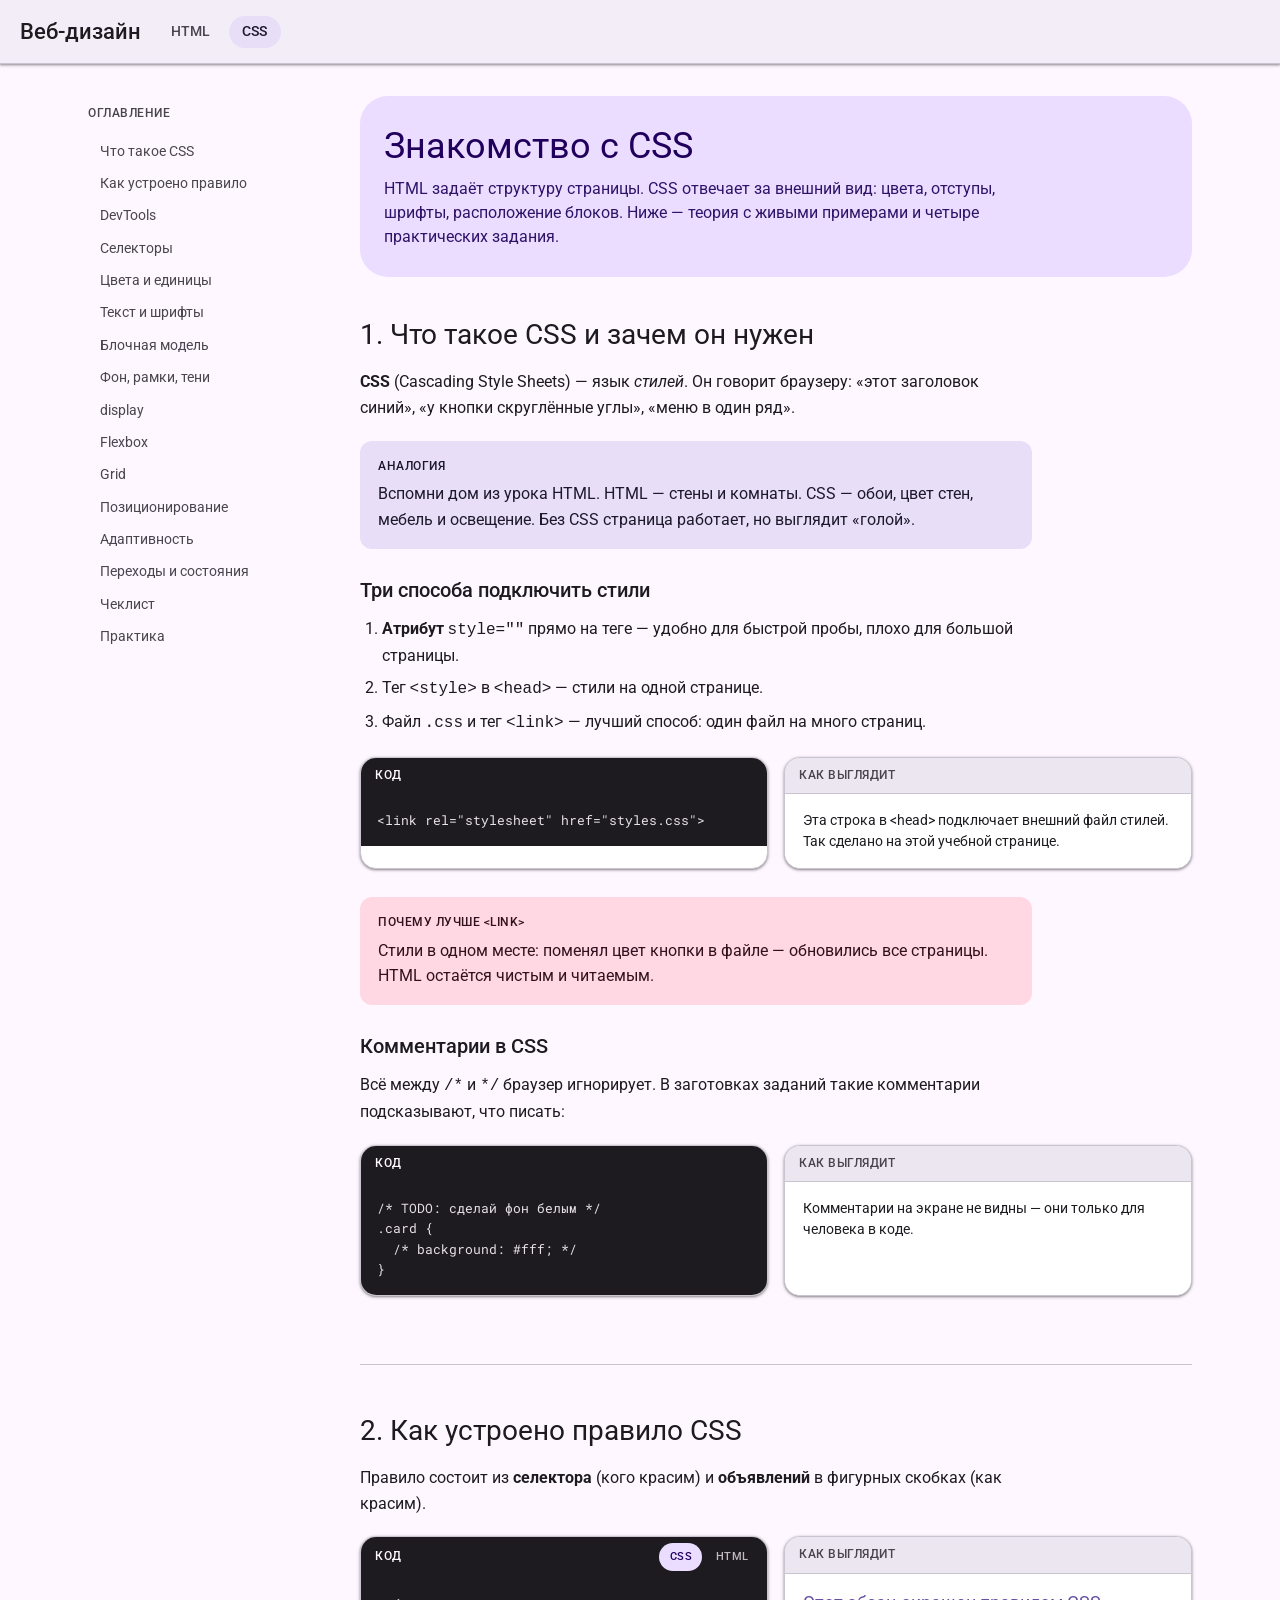
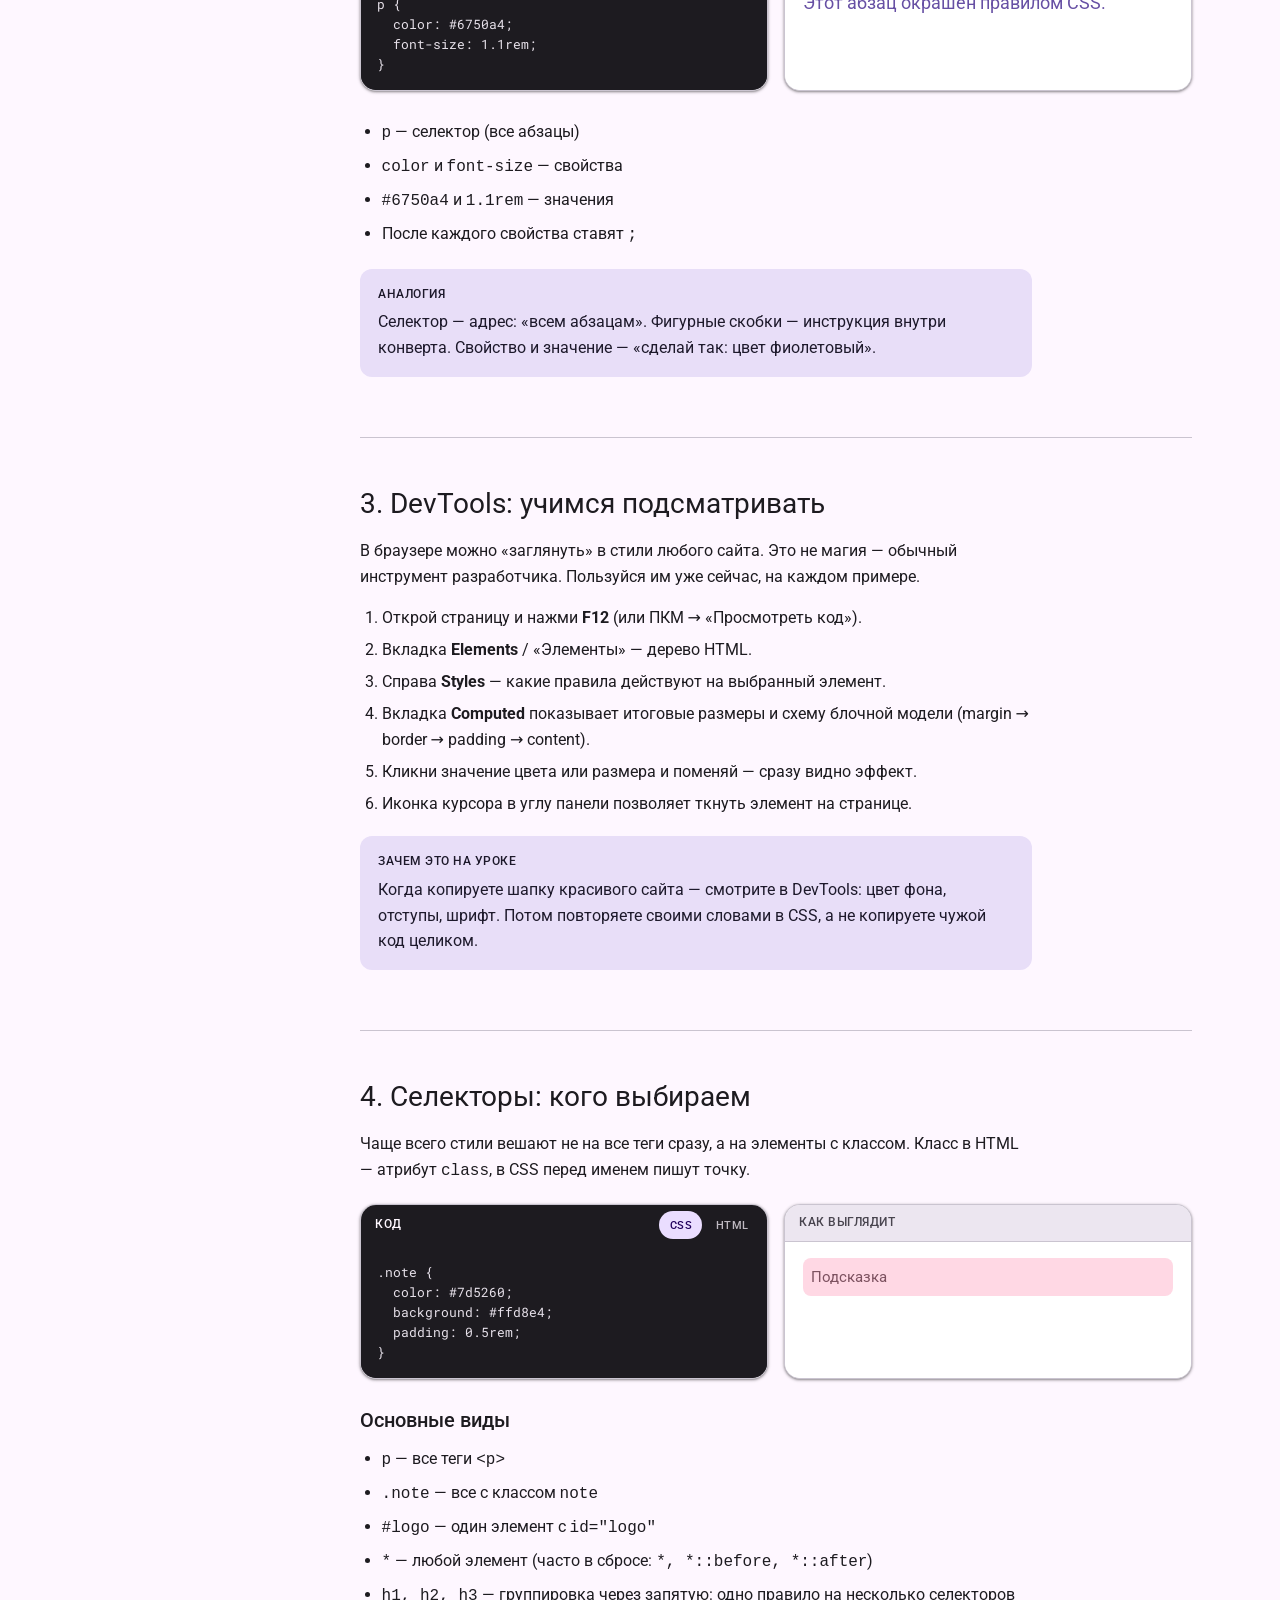
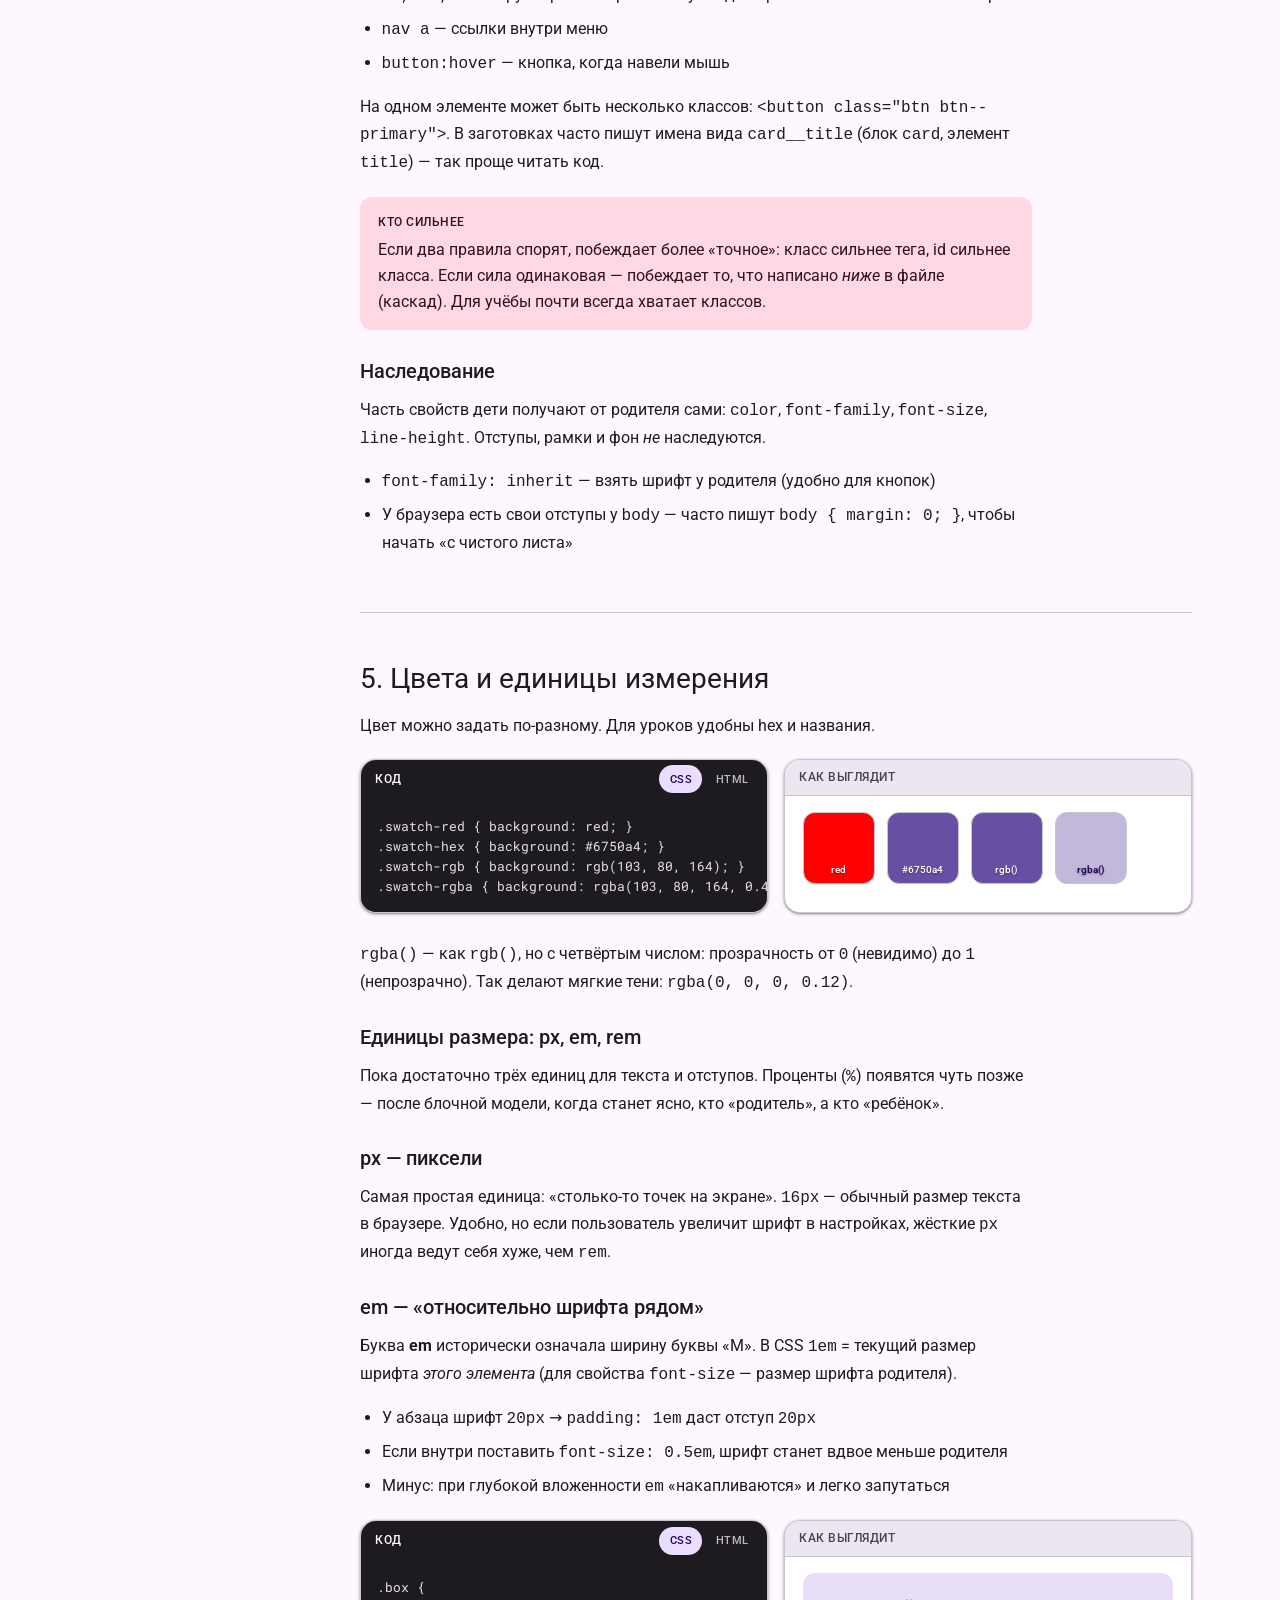
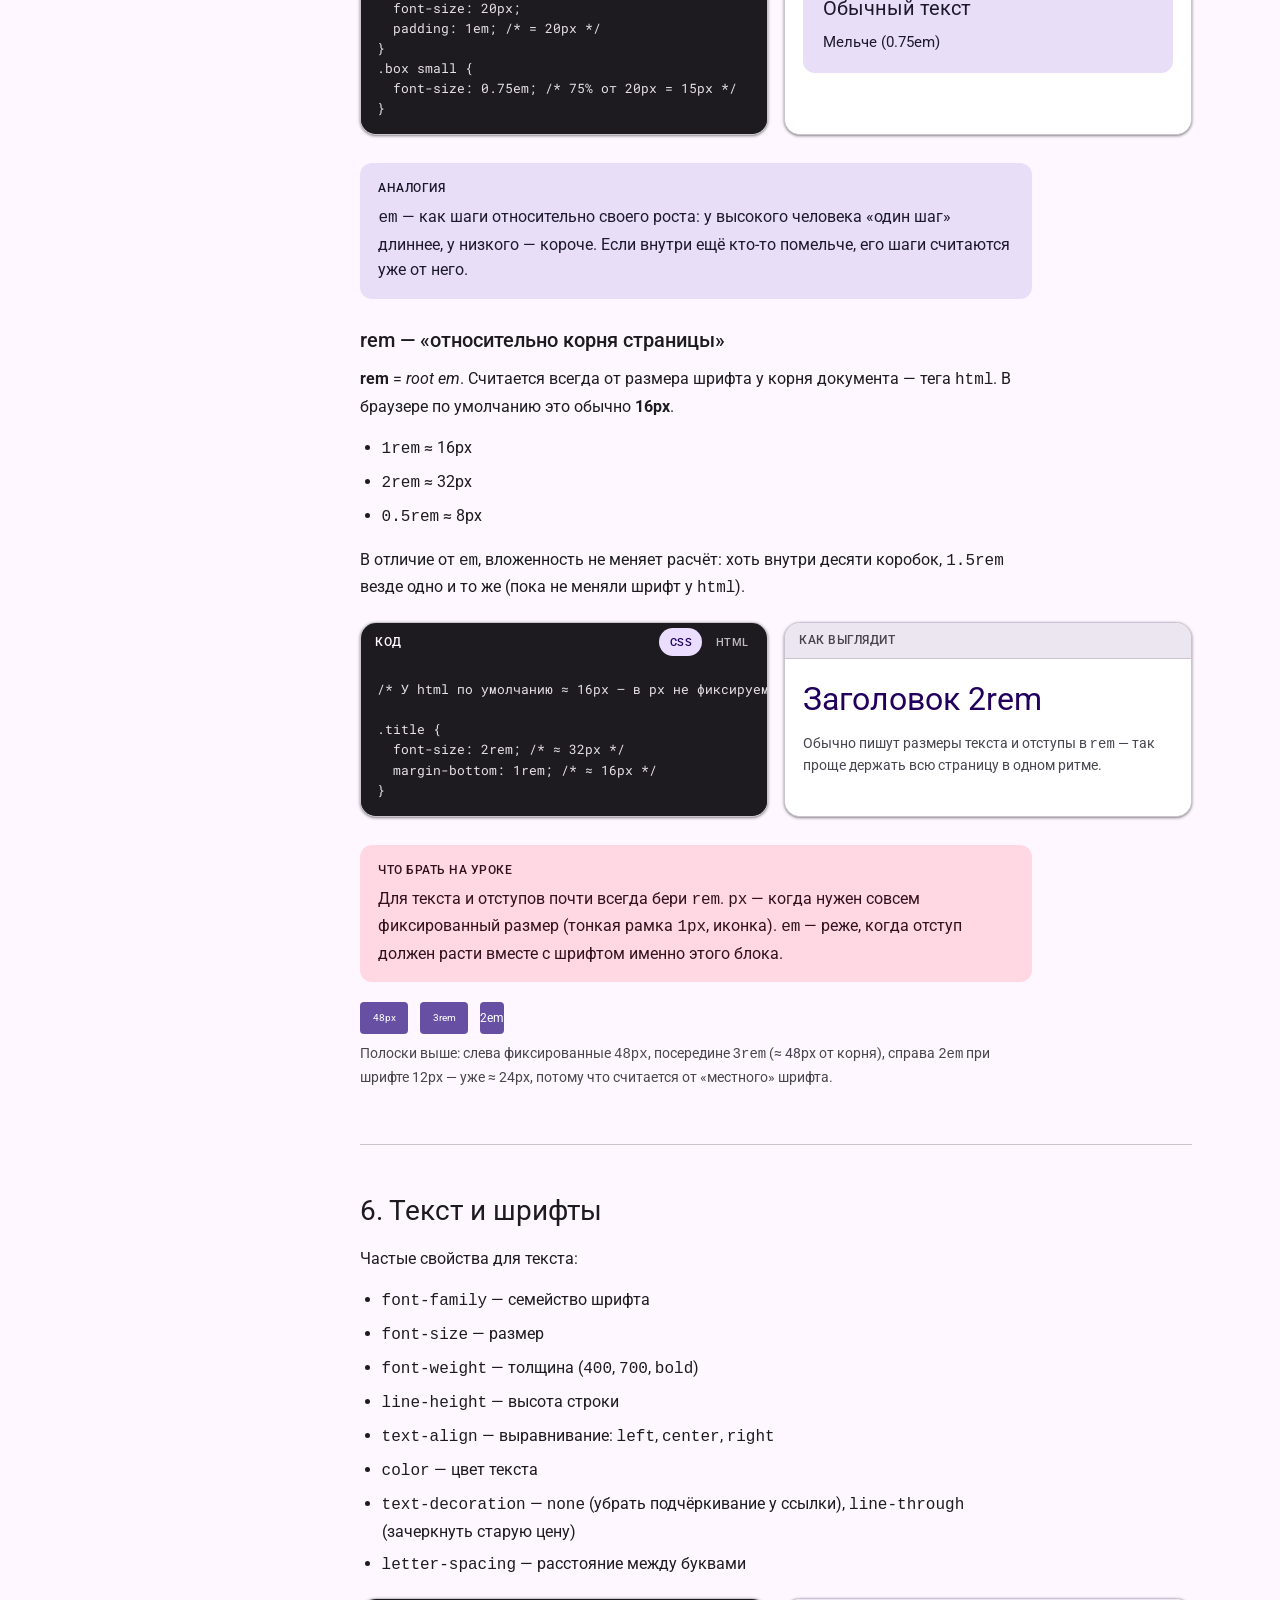
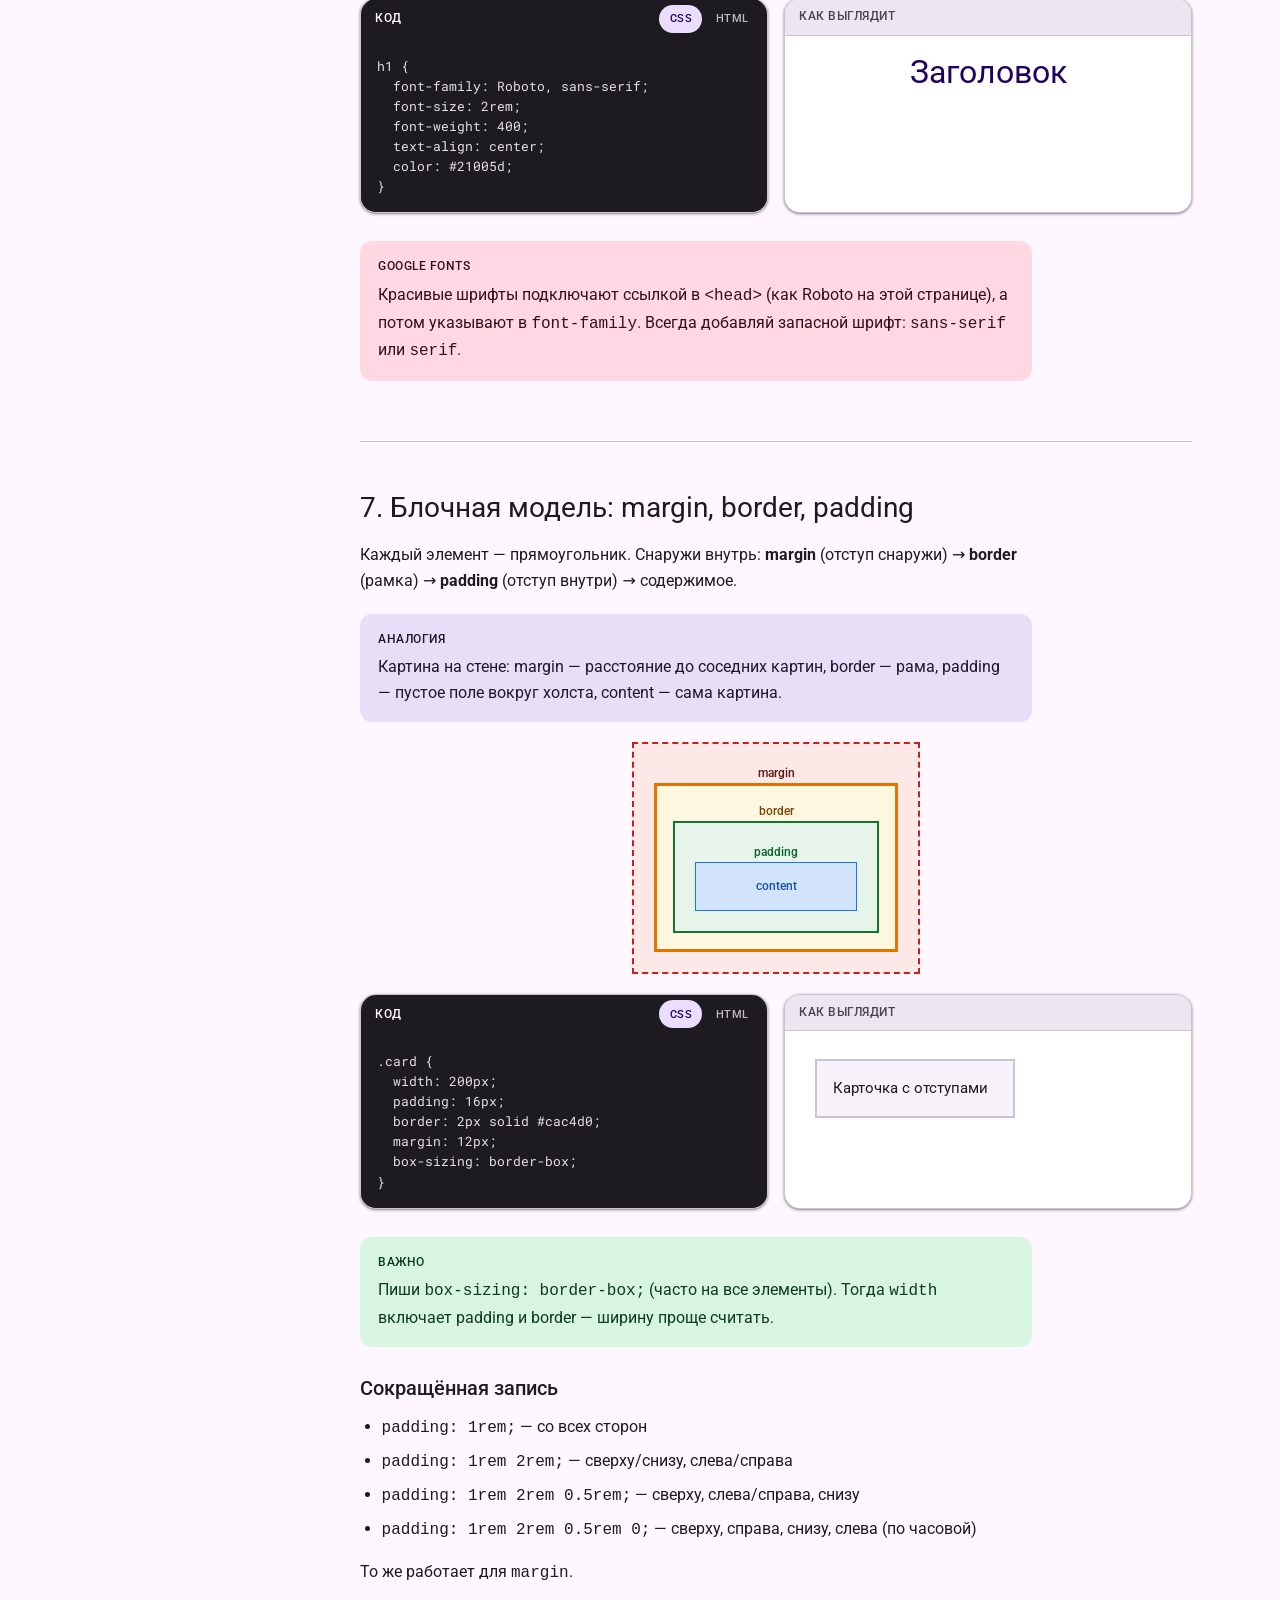
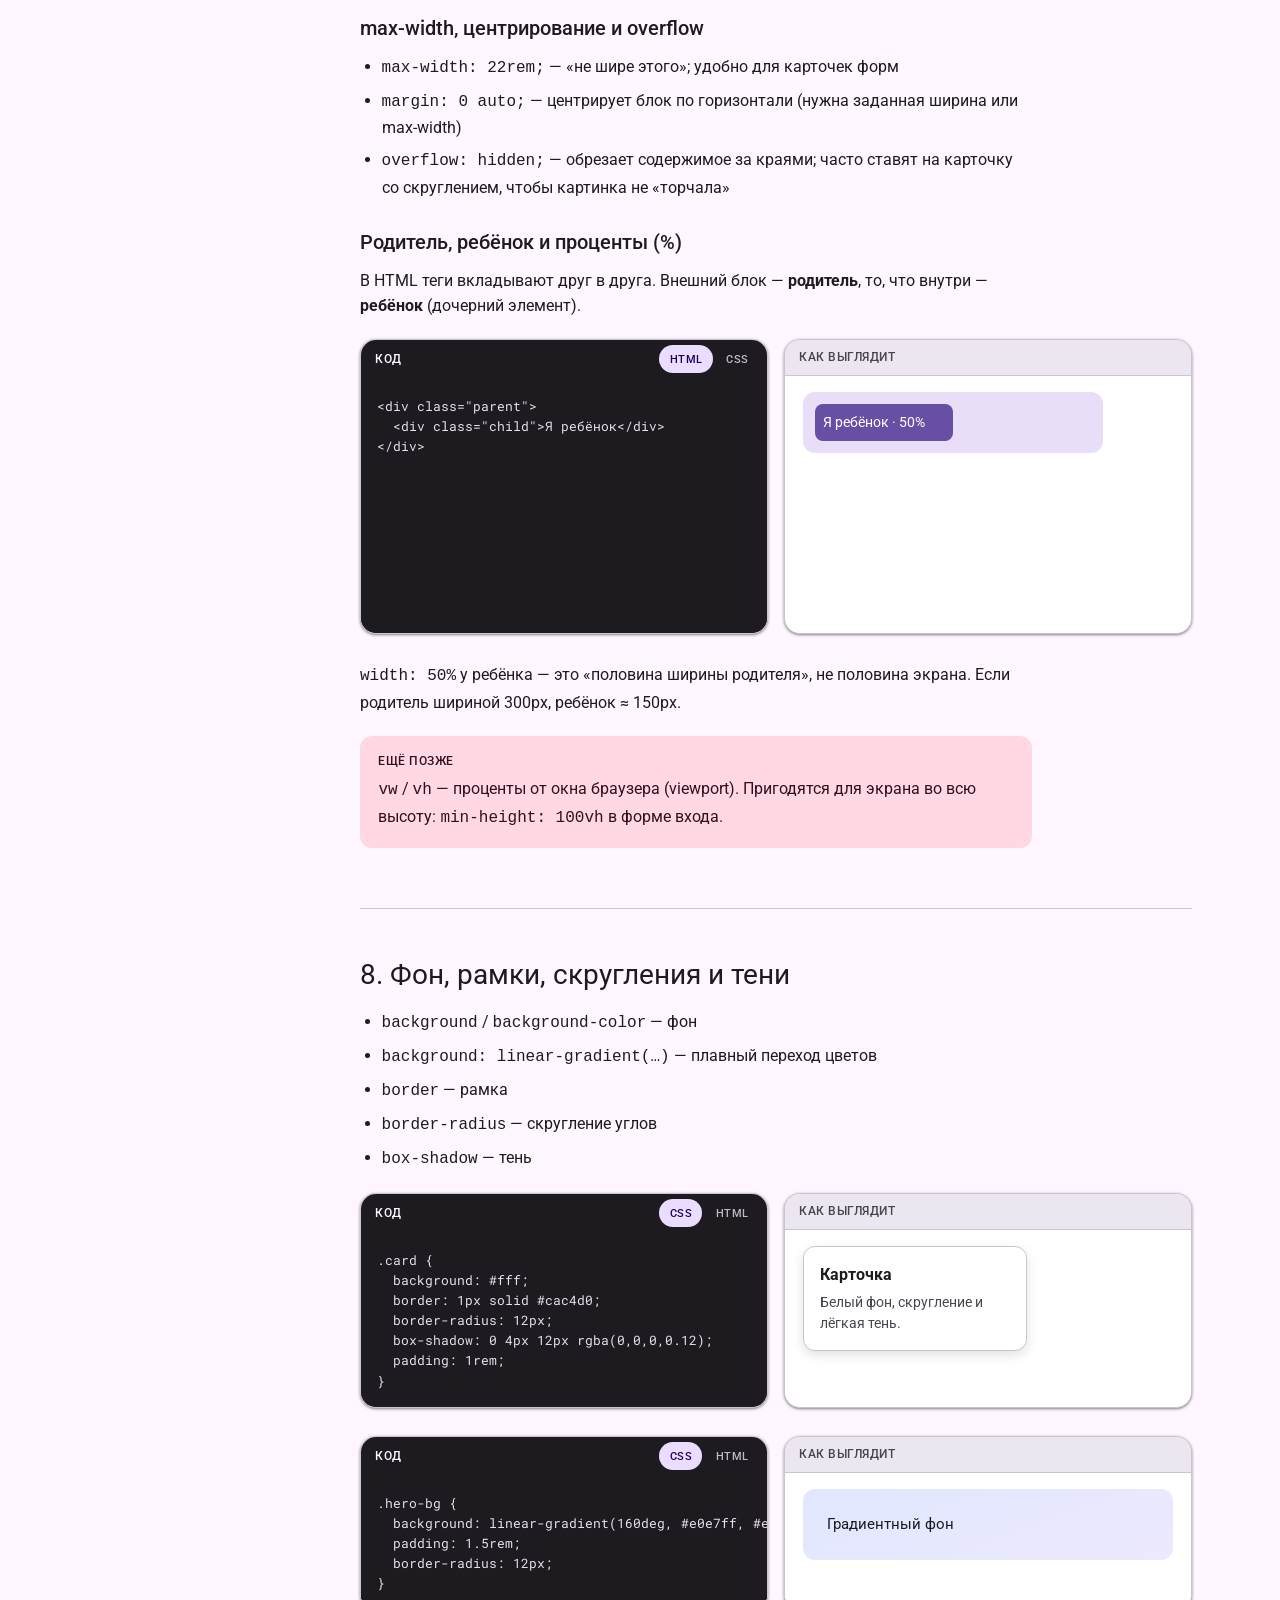
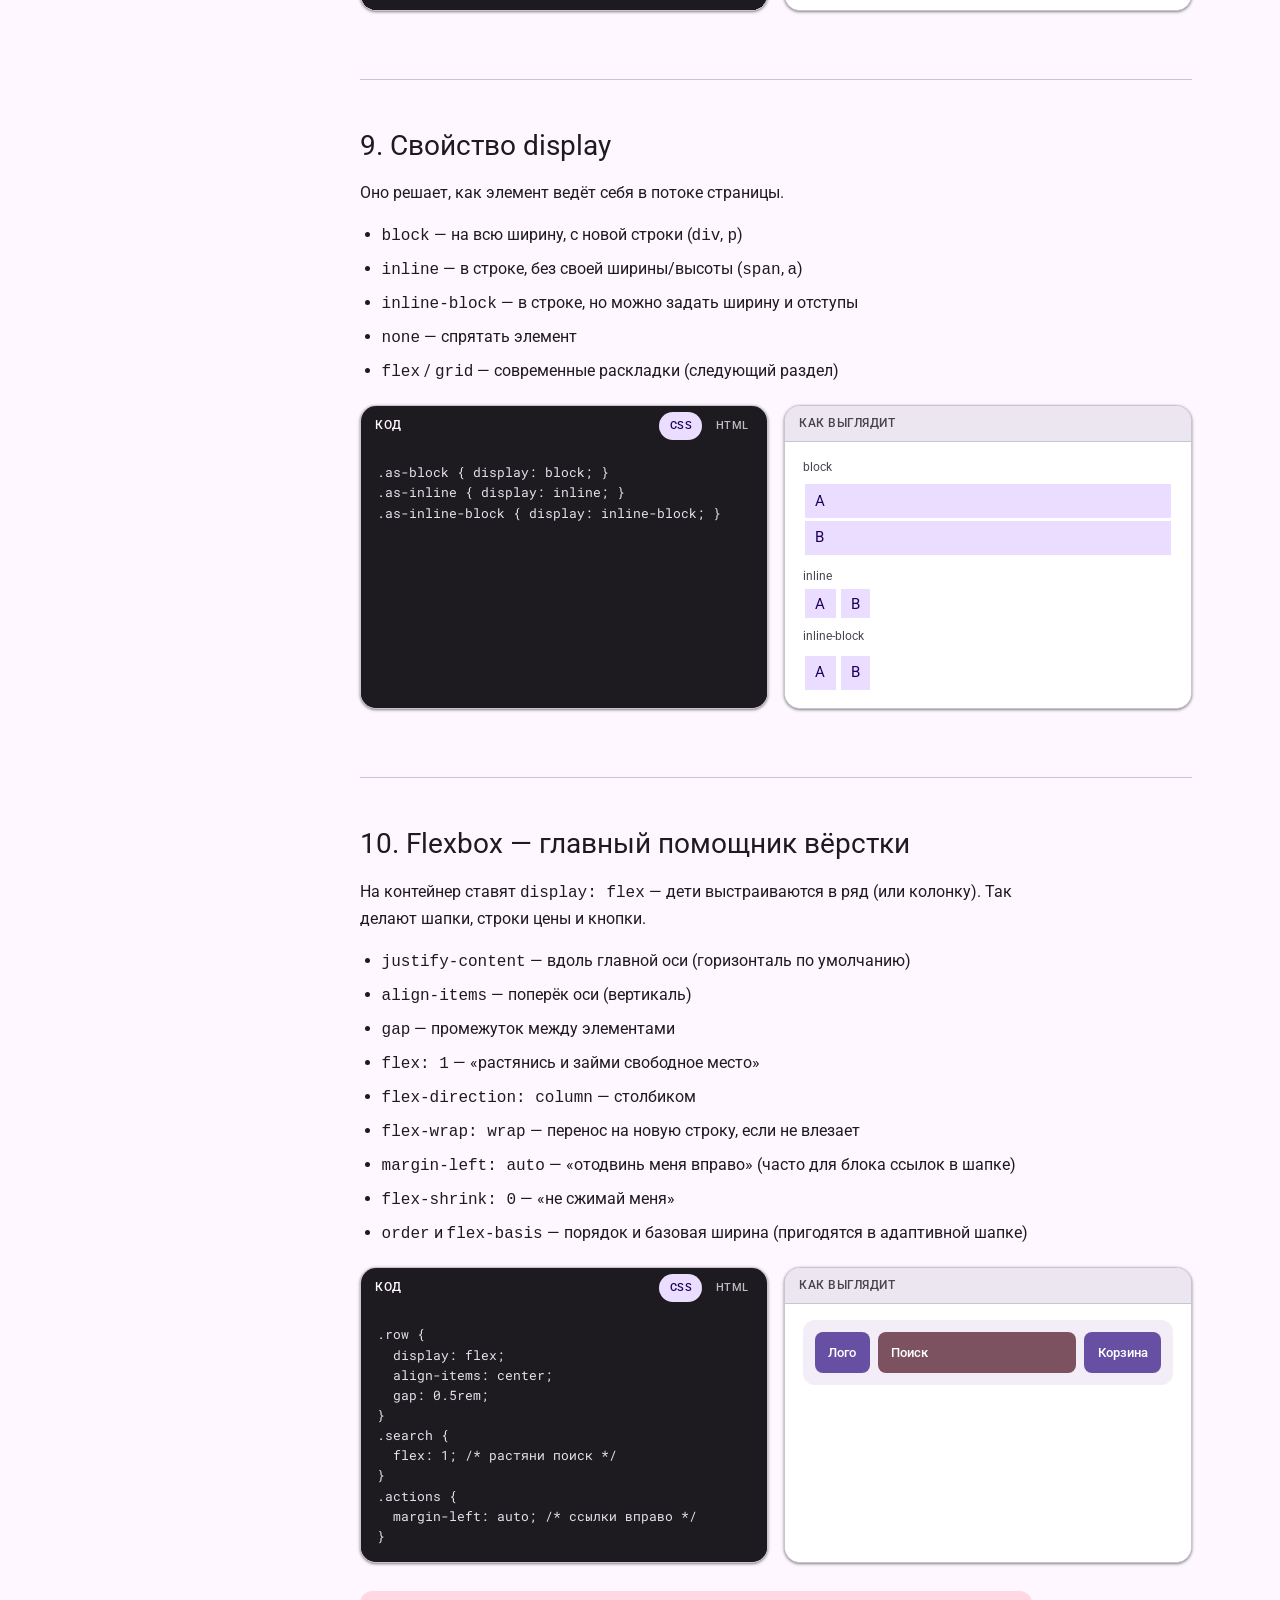
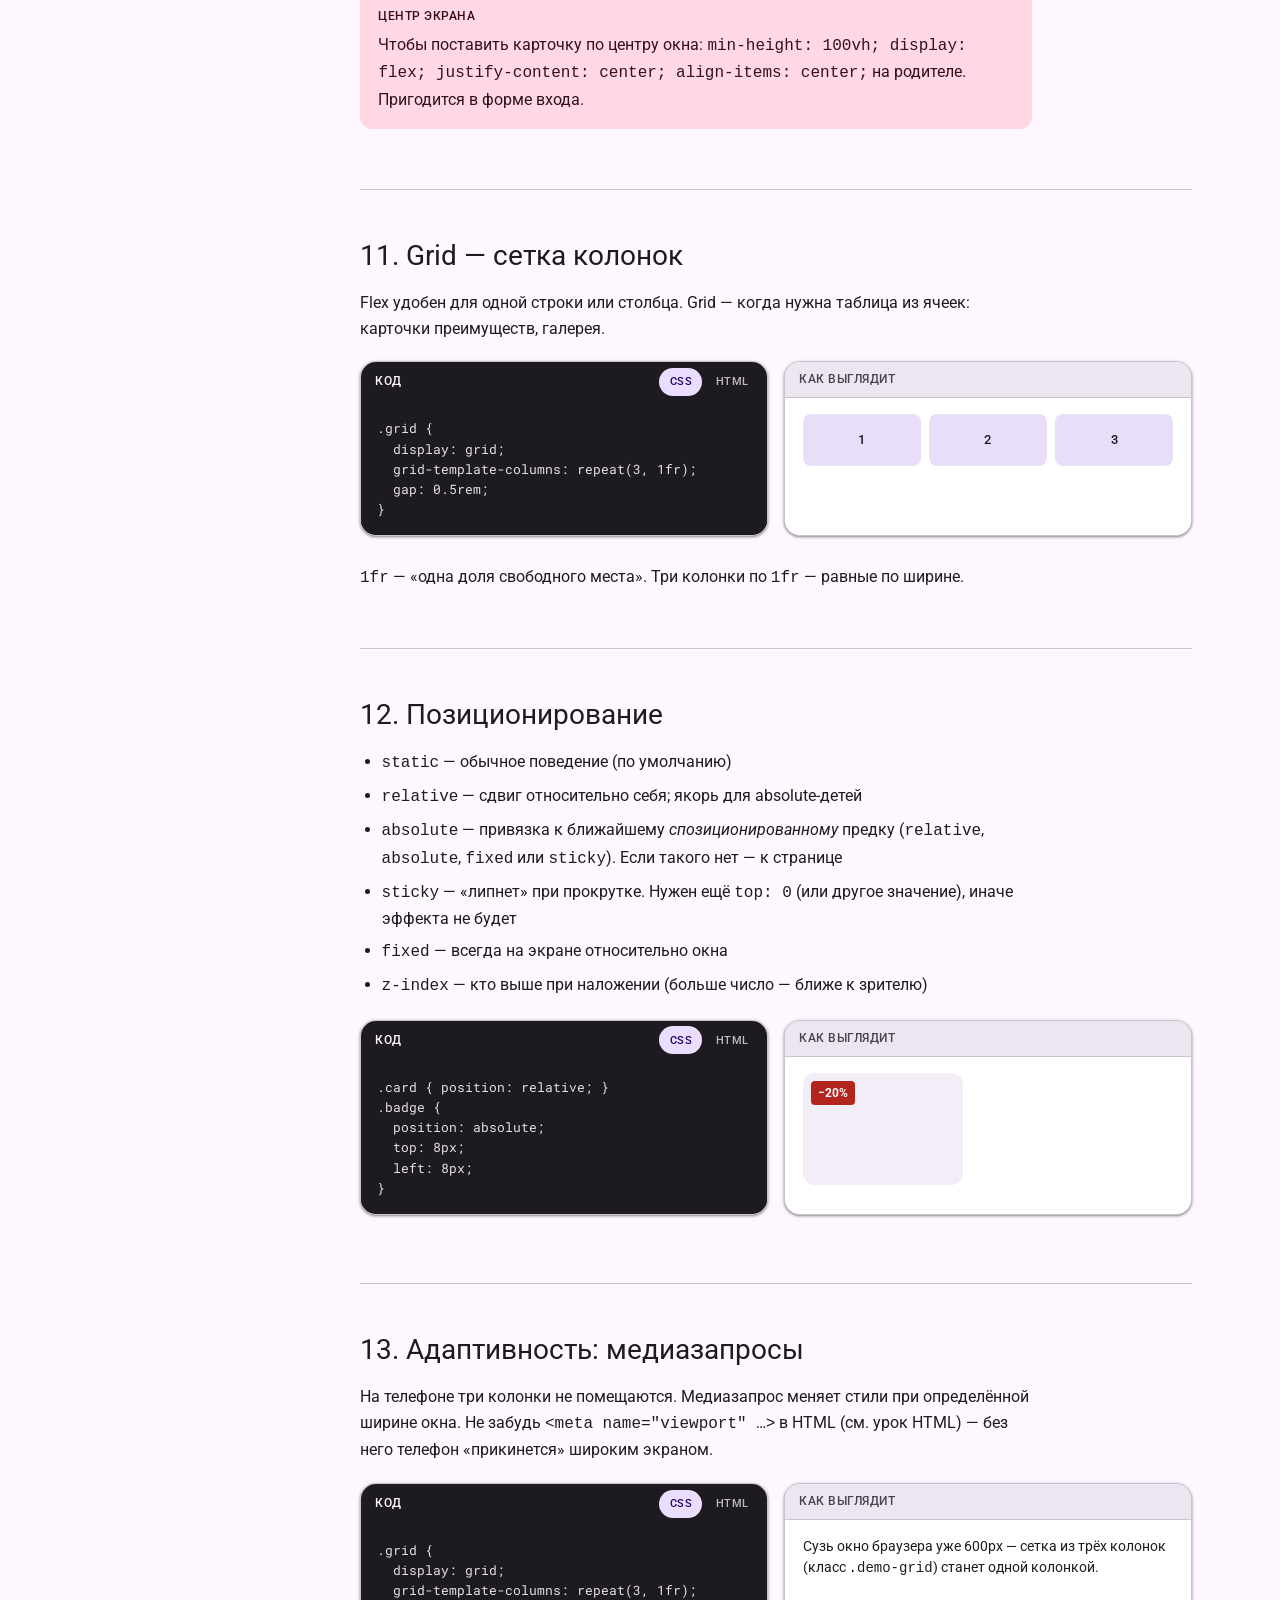
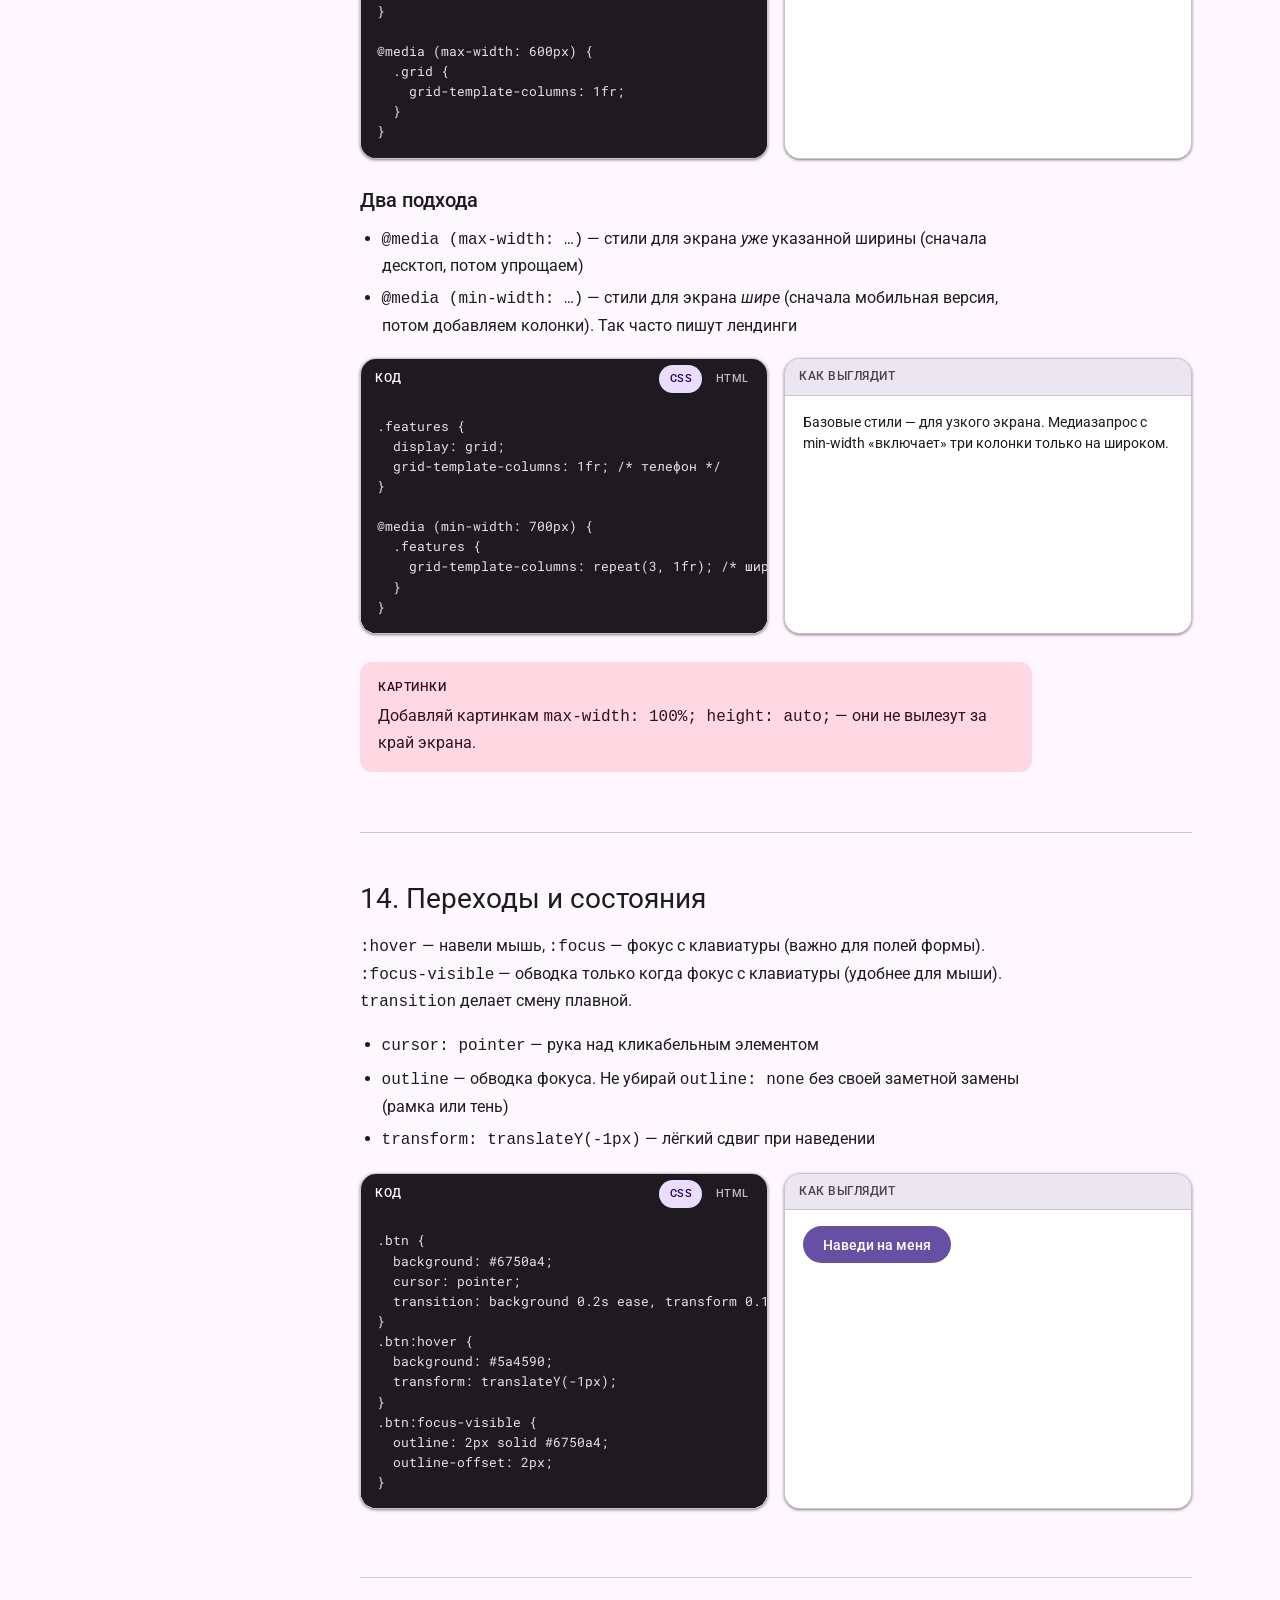
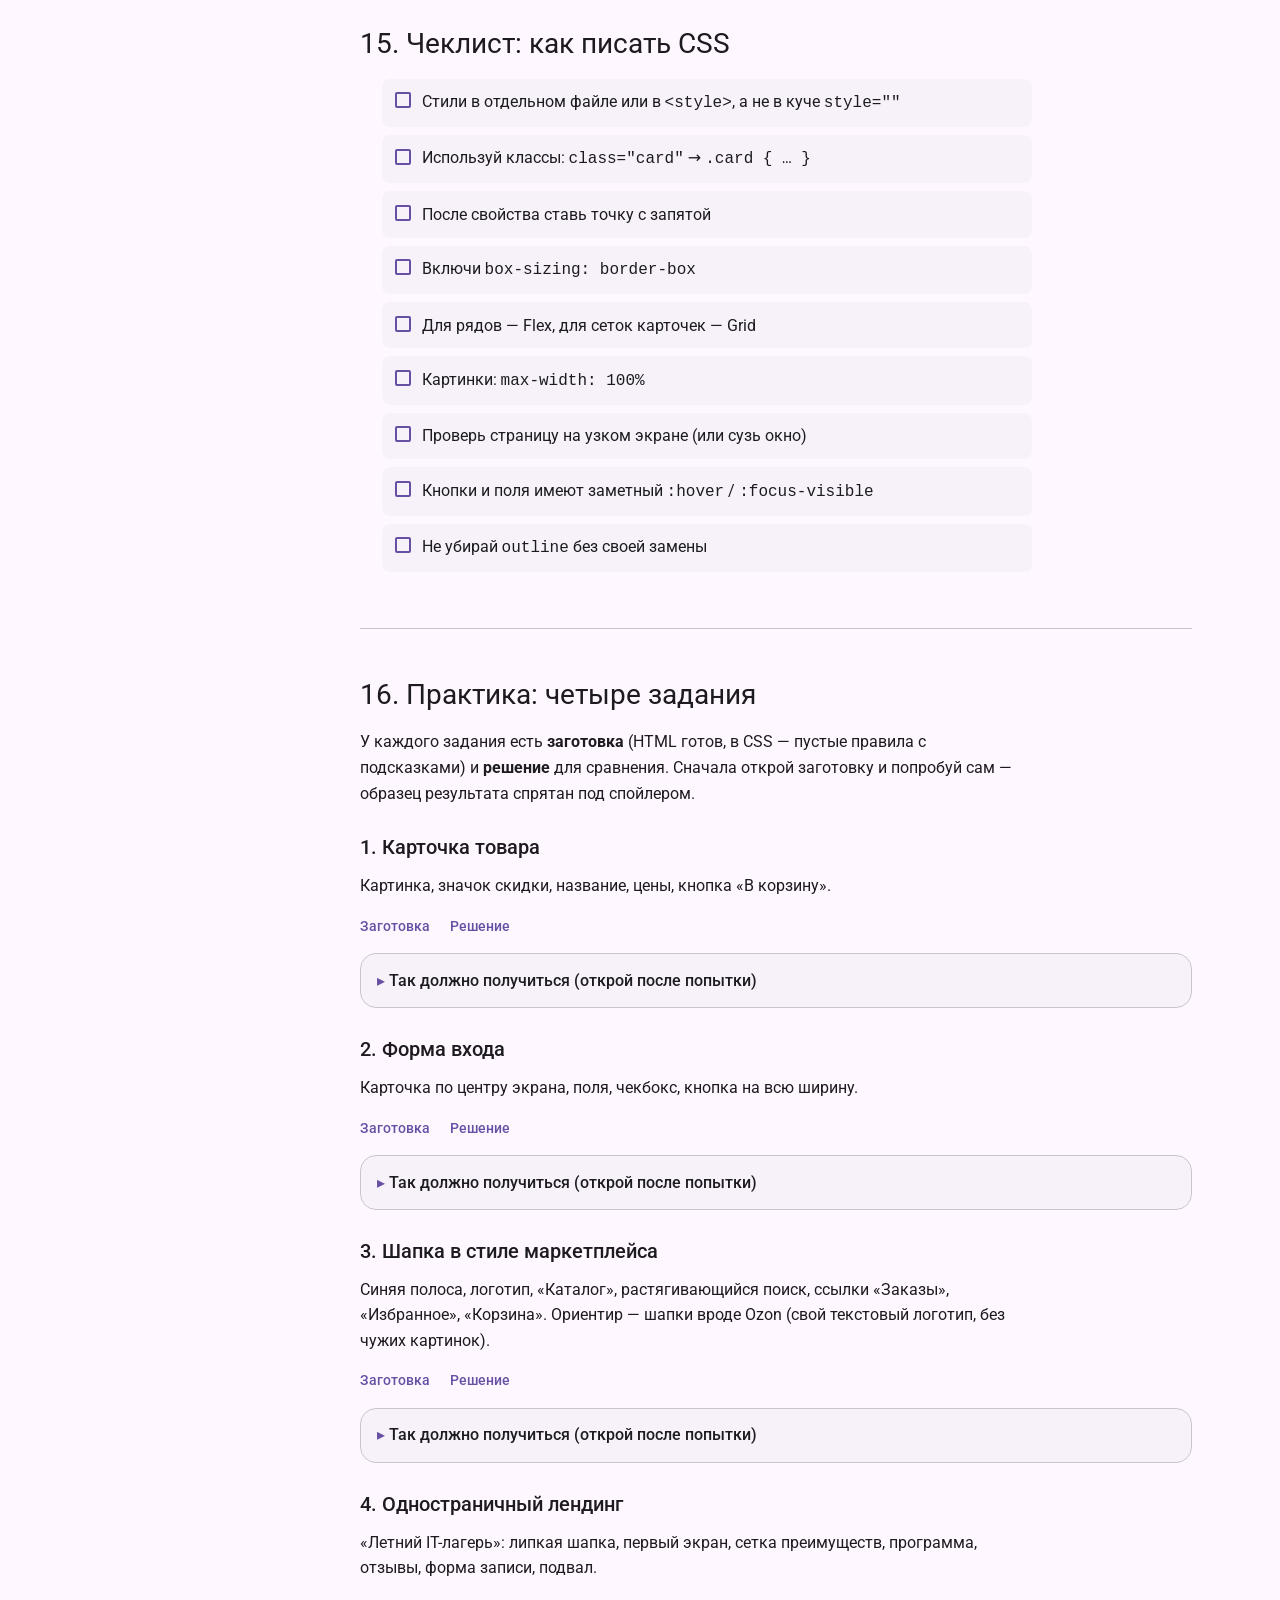
<file: css.html>
<!DOCTYPE html>
<html lang="ru">
<head>
  <meta charset="UTF-8">
  <meta name="viewport" content="width=device-width, initial-scale=1.0">
  <title>Знакомство с CSS — учебный урок</title>
  <link rel="preconnect" href="https://fonts.googleapis.com">
  <link rel="preconnect" href="https://fonts.gstatic.com" crossorigin>
  <link href="https://fonts.googleapis.com/css2?family=Roboto:wght@400;500;700&family=Roboto+Mono:wght@400;500&display=swap" rel="stylesheet">
  <link rel="stylesheet" href="styles.css">
</head>
<body>
  <header class="top-bar">
    <a class="top-bar__brand" href="#top">Веб-дизайн</a>
    <nav class="top-bar__nav" aria-label="Уроки">
      <a href="index.html">HTML</a>
      <a href="css.html" aria-current="page">CSS</a>
    </nav>
    <button type="button" class="toc-toggle" id="toc-toggle" aria-expanded="false" aria-controls="toc">
      Оглавление
    </button>
  </header>

  <div class="layout" id="top">
    <aside class="toc" id="toc">
      <p class="toc__title">Оглавление</p>
      <nav aria-label="Разделы урока">
        <ul>
          <li><a href="#что-такое">Что такое CSS</a></li>
          <li><a href="#правило">Как устроено правило</a></li>
          <li><a href="#devtools">DevTools</a></li>
          <li><a href="#селекторы">Селекторы</a></li>
          <li><a href="#цвета">Цвета и единицы</a></li>
          <li><a href="#текст">Текст и шрифты</a></li>
          <li><a href="#бокс">Блочная модель</a></li>
          <li><a href="#фон">Фон, рамки, тени</a></li>
          <li><a href="#display">display</a></li>
          <li><a href="#flex">Flexbox</a></li>
          <li><a href="#grid">Grid</a></li>
          <li><a href="#позиция">Позиционирование</a></li>
          <li><a href="#адаптив">Адаптивность</a></li>
          <li><a href="#состояния">Переходы и состояния</a></li>
          <li><a href="#чеклист">Чеклист</a></li>
          <li><a href="#практика">Практика</a></li>
        </ul>
      </nav>
    </aside>

    <main class="content">
      <div class="hero">
        <h1>Знакомство с CSS</h1>
        <p>
          HTML задаёт структуру страницы. CSS отвечает за внешний вид:
          цвета, отступы, шрифты, расположение блоков. Ниже — теория
          с живыми примерами и четыре практических задания.
        </p>
      </div>

      <!-- 1. Что такое CSS -->
      <section class="section" id="что-такое">
        <h2>1. Что такое CSS и зачем он нужен</h2>
        <p>
          <strong>CSS</strong> (Cascading Style Sheets) — язык
          <em>стилей</em>. Он говорит браузеру: «этот заголовок синий»,
          «у кнопки скруглённые углы», «меню в один ряд».
        </p>

        <div class="callout callout--analogy">
          <span class="callout__label">Аналогия</span>
          <p>
            Вспомни дом из урока HTML. HTML — стены и комнаты.
            CSS — обои, цвет стен, мебель и освещение. Без CSS страница
            работает, но выглядит «голой».
          </p>
        </div>

        <h3>Три способа подключить стили</h3>
        <ol>
          <li><strong>Атрибут</strong> <code>style=""</code> прямо на теге — удобно для быстрой пробы, плохо для большой страницы.</li>
          <li>Тег <code>&lt;style&gt;</code> в <code>&lt;head&gt;</code> — стили на одной странице.</li>
          <li>Файл <code>.css</code> и тег <code>&lt;link&gt;</code> — лучший способ: один файл на много страниц.</li>
        </ol>

        <div class="example">
          <div class="example__code">
            <span class="example__label">Код</span>
            <pre><code>&lt;link rel="stylesheet" href="styles.css"&gt;</code></pre>
          </div>
          <div class="example__preview">
            <span class="example__label">Как выглядит</span>
            <div class="example__preview-body">
              <p class="example__note" style="color: inherit;">
                Эта строка в &lt;head&gt; подключает внешний файл стилей.
                Так сделано на этой учебной странице.
              </p>
            </div>
          </div>
        </div>

        <div class="callout callout--tip">
          <span class="callout__label">Почему лучше &lt;link&gt;</span>
          <p>
            Стили в одном месте: поменял цвет кнопки в файле — обновились
            все страницы. HTML остаётся чистым и читаемым.
          </p>
        </div>

        <h3>Комментарии в CSS</h3>
        <p>
          Всё между <code>/*</code> и <code>*/</code> браузер игнорирует.
          В заготовках заданий такие комментарии подсказывают, что писать:
        </p>
        <div class="example">
          <div class="example__code">
            <span class="example__label">Код</span>
            <pre><code>/* TODO: сделай фон белым */
.card {
  /* background: #fff; */
}</code></pre>
          </div>
          <div class="example__preview">
            <span class="example__label">Как выглядит</span>
            <div class="example__preview-body">
              <p class="example__note" style="color: inherit; margin: 0;">
                Комментарии на экране не видны — они только для человека в коде.
              </p>
            </div>
          </div>
        </div>
      </section>

      <!-- 2. Правило -->
      <section class="section" id="правило">
        <h2>2. Как устроено правило CSS</h2>
        <p>
          Правило состоит из <strong>селектора</strong> (кого красим)
          и <strong>объявлений</strong> в фигурных скобках (как красим).
        </p>

        <div class="example">
          <div class="example__code">
            <div class="example__toolbar">
              <span class="example__label">Код</span>
              <div class="example__tabs" role="tablist" aria-label="Язык кода">
                <button type="button" class="example__tab" role="tab" aria-selected="true" data-lang="css">CSS</button>
                <button type="button" class="example__tab" role="tab" aria-selected="false" data-lang="html">HTML</button>
              </div>
            </div>
            <pre data-lang="css"><code>p {
  color: #6750a4;
  font-size: 1.1rem;
}</code></pre>
            <pre data-lang="html" hidden><code>&lt;p&gt;Этот абзац окрашен правилом CSS.&lt;/p&gt;</code></pre>
          </div>
          <div class="example__preview">
            <span class="example__label">Как выглядит</span>
            <div class="example__preview-body">
              <p style="color: #6750a4; font-size: 1.1rem; max-width: none;">
                Этот абзац окрашен правилом CSS.
              </p>
            </div>
          </div>
        </div>

        <ul>
          <li><code>p</code> — селектор (все абзацы)</li>
          <li><code>color</code> и <code>font-size</code> — свойства</li>
          <li><code>#6750a4</code> и <code>1.1rem</code> — значения</li>
          <li>После каждого свойства ставят <code>;</code></li>
        </ul>

        <div class="callout callout--analogy">
          <span class="callout__label">Аналогия</span>
          <p>
            Селектор — адрес: «всем абзацам». Фигурные скобки — инструкция
            внутри конверта. Свойство и значение — «сделай так: цвет фиолетовый».
          </p>
        </div>
      </section>

      <!-- 3. DevTools -->
      <section class="section" id="devtools">
        <h2>3. DevTools: учимся подсматривать</h2>
        <p>
          В браузере можно «заглянуть» в стили любого сайта. Это не магия —
          обычный инструмент разработчика. Пользуйся им уже сейчас, на каждом примере.
        </p>
        <ol>
          <li>Открой страницу и нажми <strong>F12</strong> (или ПКМ → «Просмотреть код»).</li>
          <li>Вкладка <strong>Elements</strong> / «Элементы» — дерево HTML.</li>
          <li>Справа <strong>Styles</strong> — какие правила действуют на выбранный элемент.</li>
          <li>Вкладка <strong>Computed</strong> показывает итоговые размеры и схему блочной модели (margin → border → padding → content).</li>
          <li>Кликни значение цвета или размера и поменяй — сразу видно эффект.</li>
          <li>Иконка курсора в углу панели позволяет ткнуть элемент на странице.</li>
        </ol>

        <div class="callout callout--analogy">
          <span class="callout__label">Зачем это на уроке</span>
          <p>
            Когда копируете шапку красивого сайта — смотрите в DevTools:
            цвет фона, отступы, шрифт. Потом повторяете своими словами в CSS,
            а не копируете чужой код целиком.
          </p>
        </div>
      </section>

      <!-- 4. Селекторы -->
      <section class="section" id="селекторы">
        <h2>4. Селекторы: кого выбираем</h2>
        <p>
          Чаще всего стили вешают не на все теги сразу, а на элементы
          с классом. Класс в HTML — атрибут <code>class</code>,
          в CSS перед именем пишут точку.
        </p>

        <div class="example">
          <div class="example__code">
            <div class="example__toolbar">
              <span class="example__label">Код</span>
              <div class="example__tabs" role="tablist" aria-label="Язык кода">
                <button type="button" class="example__tab" role="tab" aria-selected="true" data-lang="css">CSS</button>
                <button type="button" class="example__tab" role="tab" aria-selected="false" data-lang="html">HTML</button>
              </div>
            </div>
            <pre data-lang="css"><code>.note {
  color: #7d5260;
  background: #ffd8e4;
  padding: 0.5rem;
}</code></pre>
            <pre data-lang="html" hidden><code>&lt;p class="note"&gt;Подсказка&lt;/p&gt;</code></pre>
          </div>
          <div class="example__preview">
            <span class="example__label">Как выглядит</span>
            <div class="example__preview-body">
              <p style="color:#7d5260;background:#ffd8e4;padding:0.5rem;border-radius:8px;max-width:none;margin:0;">Подсказка</p>
            </div>
          </div>
        </div>

        <h3>Основные виды</h3>
        <ul>
          <li><code>p</code> — все теги <code>&lt;p&gt;</code></li>
          <li><code>.note</code> — все с классом <code>note</code></li>
          <li><code>#logo</code> — один элемент с <code>id="logo"</code></li>
          <li><code>*</code> — любой элемент (часто в сбросе: <code>*, *::before, *::after</code>)</li>
          <li><code>h1, h2, h3</code> — группировка через запятую: одно правило на несколько селекторов</li>
          <li><code>nav a</code> — ссылки внутри меню</li>
          <li><code>button:hover</code> — кнопка, когда навели мышь</li>
        </ul>

        <p>
          На одном элементе может быть несколько классов:
          <code>&lt;button class="btn btn--primary"&gt;</code>.
          В заготовках часто пишут имена вида <code>card__title</code>
          (блок <code>card</code>, элемент <code>title</code>) — так проще читать код.
        </p>

        <div class="callout callout--tip">
          <span class="callout__label">Кто сильнее</span>
          <p>
            Если два правила спорят, побеждает более «точное»:
            класс сильнее тега, id сильнее класса. Если сила одинаковая —
            побеждает то, что написано <em>ниже</em> в файле (каскад).
            Для учёбы почти всегда хватает классов.
          </p>
        </div>

        <h3>Наследование</h3>
        <p>
          Часть свойств дети получают от родителя сами: <code>color</code>,
          <code>font-family</code>, <code>font-size</code>, <code>line-height</code>.
          Отступы, рамки и фон <em>не</em> наследуются.
        </p>
        <ul>
          <li><code>font-family: inherit</code> — взять шрифт у родителя (удобно для кнопок)</li>
          <li>У браузера есть свои отступы у <code>body</code> — часто пишут
            <code>body { margin: 0; }</code>, чтобы начать «с чистого листа»</li>
        </ul>
      </section>

      <!-- 5. Цвета и единицы -->
      <section class="section" id="цвета">
        <h2>5. Цвета и единицы измерения</h2>
        <p>Цвет можно задать по-разному. Для уроков удобны hex и названия.</p>

        <div class="example">
          <div class="example__code">
            <div class="example__toolbar">
              <span class="example__label">Код</span>
              <div class="example__tabs" role="tablist" aria-label="Язык кода">
                <button type="button" class="example__tab" role="tab" aria-selected="true" data-lang="css">CSS</button>
                <button type="button" class="example__tab" role="tab" aria-selected="false" data-lang="html">HTML</button>
              </div>
            </div>
            <pre data-lang="css"><code>.swatch-red { background: red; }
.swatch-hex { background: #6750a4; }
.swatch-rgb { background: rgb(103, 80, 164); }
.swatch-rgba { background: rgba(103, 80, 164, 0.4); }</code></pre>
            <pre data-lang="html" hidden><code>&lt;div class="swatch-red"&gt;red&lt;/div&gt;
&lt;div class="swatch-hex"&gt;#6750a4&lt;/div&gt;
&lt;div class="swatch-rgb"&gt;rgb()&lt;/div&gt;
&lt;div class="swatch-rgba"&gt;rgba()&lt;/div&gt;</code></pre>
          </div>
          <div class="example__preview">
            <span class="example__label">Как выглядит</span>
            <div class="example__preview-body">
              <div class="demo-swatches">
                <div class="demo-swatch" style="background: red;">red</div>
                <div class="demo-swatch" style="background: #6750a4;">#6750a4</div>
                <div class="demo-swatch" style="background: rgb(103, 80, 164);">rgb()</div>
                <div class="demo-swatch" style="background: rgba(103, 80, 164, 0.4); color: #21005d;">rgba()</div>
              </div>
            </div>
          </div>
        </div>

        <p>
          <code>rgba()</code> — как <code>rgb()</code>, но с четвёртым числом:
          прозрачность от <code>0</code> (невидимо) до <code>1</code> (непрозрачно).
          Так делают мягкие тени: <code>rgba(0, 0, 0, 0.12)</code>.
        </p>

        <h3>Единицы размера: px, em, rem</h3>
        <p>
          Пока достаточно трёх единиц для текста и отступов.
          Проценты (<code>%</code>) появятся чуть позже — после блочной модели,
          когда станет ясно, кто «родитель», а кто «ребёнок».
        </p>

        <h3>px — пиксели</h3>
        <p>
          Самая простая единица: «столько-то точек на экране».
          <code>16px</code> — обычный размер текста в браузере.
          Удобно, но если пользователь увеличит шрифт в настройках,
          жёсткие <code>px</code> иногда ведут себя хуже, чем <code>rem</code>.
        </p>

        <h3>em — «относительно шрифта рядом»</h3>
        <p>
          Буква <strong>em</strong> исторически означала ширину буквы «M».
          В CSS <code>1em</code> = текущий размер шрифта <em>этого элемента</em>
          (для свойства <code>font-size</code> — размер шрифта родителя).
        </p>
        <ul>
          <li>У абзаца шрифт <code>20px</code> → <code>padding: 1em</code> даст отступ <code>20px</code></li>
          <li>Если внутри поставить <code>font-size: 0.5em</code>, шрифт станет вдвое меньше родителя</li>
          <li>Минус: при глубокой вложенности <code>em</code> «накапливаются» и легко запутаться</li>
        </ul>

        <div class="example">
          <div class="example__code">
            <div class="example__toolbar">
              <span class="example__label">Код</span>
              <div class="example__tabs" role="tablist" aria-label="Язык кода">
                <button type="button" class="example__tab" role="tab" aria-selected="true" data-lang="css">CSS</button>
                <button type="button" class="example__tab" role="tab" aria-selected="false" data-lang="html">HTML</button>
              </div>
            </div>
            <pre data-lang="css"><code>.box {
  font-size: 20px;
  padding: 1em; /* = 20px */
}
.box small {
  font-size: 0.75em; /* 75% от 20px = 15px */
}</code></pre>
            <pre data-lang="html" hidden><code>&lt;div class="box"&gt;
  Обычный текст
  &lt;small&gt;Мельче&lt;/small&gt;
&lt;/div&gt;</code></pre>
          </div>
          <div class="example__preview">
            <span class="example__label">Как выглядит</span>
            <div class="example__preview-body">
              <div class="demo-em-box">
                Обычный текст
                <small>Мельче (0.75em)</small>
              </div>
            </div>
          </div>
        </div>

        <div class="callout callout--analogy">
          <span class="callout__label">Аналогия</span>
          <p>
            <code>em</code> — как шаги относительно своего роста:
            у высокого человека «один шаг» длиннее, у низкого — короче.
            Если внутри ещё кто-то помельче, его шаги считаются уже от него.
          </p>
        </div>

        <h3>rem — «относительно корня страницы»</h3>
        <p>
          <strong>rem</strong> = <em>root em</em>. Считается всегда от размера шрифта
          у корня документа — тега <code>html</code>. В браузере по умолчанию
          это обычно <strong>16px</strong>.
        </p>
        <ul>
          <li><code>1rem</code> ≈ 16px</li>
          <li><code>2rem</code> ≈ 32px</li>
          <li><code>0.5rem</code> ≈ 8px</li>
        </ul>
        <p>
          В отличие от <code>em</code>, вложенность не меняет расчёт:
          хоть внутри десяти коробок, <code>1.5rem</code> везде одно и то же
          (пока не меняли шрифт у <code>html</code>).
        </p>

        <div class="example">
          <div class="example__code">
            <div class="example__toolbar">
              <span class="example__label">Код</span>
              <div class="example__tabs" role="tablist" aria-label="Язык кода">
                <button type="button" class="example__tab" role="tab" aria-selected="true" data-lang="css">CSS</button>
                <button type="button" class="example__tab" role="tab" aria-selected="false" data-lang="html">HTML</button>
              </div>
            </div>
            <pre data-lang="css"><code>/* У html по умолчанию ≈ 16px — в px не фиксируем */

.title {
  font-size: 2rem; /* ≈ 32px */
  margin-bottom: 1rem; /* ≈ 16px */
}</code></pre>
            <pre data-lang="html" hidden><code>&lt;h2 class="title"&gt;Заголовок&lt;/h2&gt;</code></pre>
          </div>
          <div class="example__preview">
            <span class="example__label">Как выглядит</span>
            <div class="example__preview-body">
              <p class="demo-rem-title">Заголовок 2rem</p>
              <p style="margin:0;font-size:0.875rem;color:#49454f;">
                Обычно пишут размеры текста и отступы в <code>rem</code> —
                так проще держать всю страницу в одном ритме.
              </p>
            </div>
          </div>
        </div>

        <div class="callout callout--tip">
          <span class="callout__label">Что брать на уроке</span>
          <p>
            Для текста и отступов почти всегда бери <code>rem</code>.
            <code>px</code> — когда нужен совсем фиксированный размер
            (тонкая рамка <code>1px</code>, иконка).
            <code>em</code> — реже, когда отступ должен расти вместе
            с шрифтом именно этого блока.
          </p>
        </div>

        <div class="demo-units" aria-hidden="true">
          <div class="demo-units__bar" style="width: 48px;">48px</div>
          <div class="demo-units__bar" style="width: 3rem;">3rem</div>
          <div class="demo-units__bar" style="width: 2em; font-size: 12px;">2em</div>
        </div>
        <p style="font-size: 0.875rem; color: var(--md-sys-color-on-surface-variant); max-width: 42rem;">
          Полоски выше: слева фиксированные <code>48px</code>, посередине <code>3rem</code>
          (≈ 48px от корня), справа <code>2em</code> при шрифте 12px — уже ≈ 24px,
          потому что считается от «местного» шрифта.
        </p>
      </section>

      <!-- 6. Текст -->
      <section class="section" id="текст">
        <h2>6. Текст и шрифты</h2>
        <p>Частые свойства для текста:</p>
        <ul>
          <li><code>font-family</code> — семейство шрифта</li>
          <li><code>font-size</code> — размер</li>
          <li><code>font-weight</code> — толщина (<code>400</code>, <code>700</code>, <code>bold</code>)</li>
          <li><code>line-height</code> — высота строки</li>
          <li><code>text-align</code> — выравнивание: <code>left</code>, <code>center</code>, <code>right</code></li>
          <li><code>color</code> — цвет текста</li>
          <li><code>text-decoration</code> — <code>none</code> (убрать подчёркивание у ссылки), <code>line-through</code> (зачеркнуть старую цену)</li>
          <li><code>letter-spacing</code> — расстояние между буквами</li>
        </ul>

        <div class="example">
          <div class="example__code">
            <div class="example__toolbar">
              <span class="example__label">Код</span>
              <div class="example__tabs" role="tablist" aria-label="Язык кода">
                <button type="button" class="example__tab" role="tab" aria-selected="true" data-lang="css">CSS</button>
                <button type="button" class="example__tab" role="tab" aria-selected="false" data-lang="html">HTML</button>
              </div>
            </div>
            <pre data-lang="css"><code>h1 {
  font-family: Roboto, sans-serif;
  font-size: 2rem;
  font-weight: 400;
  text-align: center;
  color: #21005d;
}</code></pre>
            <pre data-lang="html" hidden><code>&lt;h1&gt;Заголовок&lt;/h1&gt;</code></pre>
          </div>
          <div class="example__preview">
            <span class="example__label">Как выглядит</span>
            <div class="example__preview-body">
              <h1 style="font-family:Roboto,sans-serif;font-size:2rem;font-weight:400;text-align:center;color:#21005d;margin:0;">
                Заголовок
              </h1>
            </div>
          </div>
        </div>

        <div class="callout callout--tip">
          <span class="callout__label">Google Fonts</span>
          <p>
            Красивые шрифты подключают ссылкой в <code>&lt;head&gt;</code>
            (как Roboto на этой странице), а потом указывают в
            <code>font-family</code>. Всегда добавляй запасной шрифт:
            <code>sans-serif</code> или <code>serif</code>.
          </p>
        </div>
      </section>

      <!-- 7. Блочная модель -->
      <section class="section" id="бокс">
        <h2>7. Блочная модель: margin, border, padding</h2>
        <p>
          Каждый элемент — прямоугольник. Снаружи внутрь:
          <strong>margin</strong> (отступ снаружи) →
          <strong>border</strong> (рамка) →
          <strong>padding</strong> (отступ внутри) →
          содержимое.
        </p>

        <div class="callout callout--analogy">
          <span class="callout__label">Аналогия</span>
          <p>
            Картина на стене: margin — расстояние до соседних картин,
            border — рама, padding — пустое поле вокруг холста,
            content — сама картина.
          </p>
        </div>

        <div class="demo-box-model" aria-label="Схема блочной модели">
          margin
          <div class="demo-box-model__border">
            border
            <div class="demo-box-model__padding">
              padding
              <div class="demo-box-model__content">content</div>
            </div>
          </div>
        </div>

        <div class="example">
          <div class="example__code">
            <div class="example__toolbar">
              <span class="example__label">Код</span>
              <div class="example__tabs" role="tablist" aria-label="Язык кода">
                <button type="button" class="example__tab" role="tab" aria-selected="true" data-lang="css">CSS</button>
                <button type="button" class="example__tab" role="tab" aria-selected="false" data-lang="html">HTML</button>
              </div>
            </div>
            <pre data-lang="css"><code>.card {
  width: 200px;
  padding: 16px;
  border: 2px solid #cac4d0;
  margin: 12px;
  box-sizing: border-box;
}</code></pre>
            <pre data-lang="html" hidden><code>&lt;div class="card"&gt;
  Карточка с отступами
&lt;/div&gt;</code></pre>
          </div>
          <div class="example__preview">
            <span class="example__label">Как выглядит</span>
            <div class="example__preview-body">
              <div style="width:200px;padding:16px;border:2px solid #cac4d0;margin:12px;box-sizing:border-box;background:#f7f2fa;">
                Карточка с отступами
              </div>
            </div>
          </div>
        </div>

        <div class="callout callout--ok">
          <span class="callout__label">Важно</span>
          <p>
            Пиши <code>box-sizing: border-box;</code> (часто на все элементы).
            Тогда <code>width</code> включает padding и border —
            ширину проще считать.
          </p>
        </div>

        <h3>Сокращённая запись</h3>
        <ul>
          <li><code>padding: 1rem;</code> — со всех сторон</li>
          <li><code>padding: 1rem 2rem;</code> — сверху/снизу, слева/справа</li>
          <li><code>padding: 1rem 2rem 0.5rem;</code> — сверху, слева/справа, снизу</li>
          <li><code>padding: 1rem 2rem 0.5rem 0;</code> — сверху, справа, снизу, слева (по часовой)</li>
        </ul>
        <p>То же работает для <code>margin</code>.</p>

        <h3>max-width, центрирование и overflow</h3>
        <ul>
          <li><code>max-width: 22rem;</code> — «не шире этого»; удобно для карточек форм</li>
          <li><code>margin: 0 auto;</code> — центрирует блок по горизонтали (нужна заданная ширина или max-width)</li>
          <li><code>overflow: hidden;</code> — обрезает содержимое за краями; часто ставят на карточку со скруглением, чтобы картинка не «торчала»</li>
        </ul>

        <h3>Родитель, ребёнок и проценты (%)</h3>
        <p>
          В HTML теги вкладывают друг в друга. Внешний блок — <strong>родитель</strong>,
          то, что внутри — <strong>ребёнок</strong> (дочерний элемент).
        </p>

        <div class="example">
          <div class="example__code">
            <div class="example__toolbar">
              <span class="example__label">Код</span>
              <div class="example__tabs" role="tablist" aria-label="Язык кода">
                <button type="button" class="example__tab" role="tab" aria-selected="true" data-lang="html">HTML</button>
                <button type="button" class="example__tab" role="tab" aria-selected="false" data-lang="css">CSS</button>
              </div>
            </div>
            <pre data-lang="html"><code>&lt;div class="parent"&gt;
  &lt;div class="child"&gt;Я ребёнок&lt;/div&gt;
&lt;/div&gt;</code></pre>
            <pre data-lang="css" hidden><code>.parent {
  width: 300px;
  background: #e8def8;
  padding: 12px;
}
.child {
  width: 50%; /* половина ширины родителя */
  background: #6750a4;
  color: #fff;
  padding: 8px;
}</code></pre>
          </div>
          <div class="example__preview">
            <span class="example__label">Как выглядит</span>
            <div class="example__preview-body">
              <div class="demo-percent-parent">
                <div class="demo-percent-child">Я ребёнок · 50%</div>
              </div>
            </div>
          </div>
        </div>

        <p>
          <code>width: 50%</code> у ребёнка — это «половина ширины родителя»,
          не половина экрана. Если родитель шириной 300px, ребёнок ≈ 150px.
        </p>

        <div class="callout callout--tip">
          <span class="callout__label">Ещё позже</span>
          <p>
            <code>vw</code> / <code>vh</code> — проценты от окна браузера
            (viewport). Пригодятся для экрана во всю высоту:
            <code>min-height: 100vh</code> в форме входа.
          </p>
        </div>
      </section>

      <!-- 8. Фон, рамки, тени -->
      <section class="section" id="фон">
        <h2>8. Фон, рамки, скругления и тени</h2>
        <ul>
          <li><code>background</code> / <code>background-color</code> — фон</li>
          <li><code>background: linear-gradient(…)</code> — плавный переход цветов</li>
          <li><code>border</code> — рамка</li>
          <li><code>border-radius</code> — скругление углов</li>
          <li><code>box-shadow</code> — тень</li>
        </ul>

        <div class="example">
          <div class="example__code">
            <div class="example__toolbar">
              <span class="example__label">Код</span>
              <div class="example__tabs" role="tablist" aria-label="Язык кода">
                <button type="button" class="example__tab" role="tab" aria-selected="true" data-lang="css">CSS</button>
                <button type="button" class="example__tab" role="tab" aria-selected="false" data-lang="html">HTML</button>
              </div>
            </div>
            <pre data-lang="css"><code>.card {
  background: #fff;
  border: 1px solid #cac4d0;
  border-radius: 12px;
  box-shadow: 0 4px 12px rgba(0,0,0,0.12);
  padding: 1rem;
}</code></pre>
            <pre data-lang="html" hidden><code>&lt;div class="card"&gt;
  &lt;h4&gt;Карточка&lt;/h4&gt;
  &lt;p&gt;Белый фон, скругление и лёгкая тень.&lt;/p&gt;
&lt;/div&gt;</code></pre>
          </div>
          <div class="example__preview">
            <span class="example__label">Как выглядит</span>
            <div class="example__preview-body">
              <div class="demo-card-preview">
                <h4>Карточка</h4>
                <p>Белый фон, скругление и лёгкая тень.</p>
              </div>
            </div>
          </div>
        </div>

        <div class="example">
          <div class="example__code">
            <div class="example__toolbar">
              <span class="example__label">Код</span>
              <div class="example__tabs" role="tablist" aria-label="Язык кода">
                <button type="button" class="example__tab" role="tab" aria-selected="true" data-lang="css">CSS</button>
                <button type="button" class="example__tab" role="tab" aria-selected="false" data-lang="html">HTML</button>
              </div>
            </div>
            <pre data-lang="css"><code>.hero-bg {
  background: linear-gradient(160deg, #e0e7ff, #ede9fe);
  padding: 1.5rem;
  border-radius: 12px;
}</code></pre>
            <pre data-lang="html" hidden><code>&lt;div class="hero-bg"&gt;Градиентный фон&lt;/div&gt;</code></pre>
          </div>
          <div class="example__preview">
            <span class="example__label">Как выглядит</span>
            <div class="example__preview-body">
              <div style="background:linear-gradient(160deg,#e0e7ff,#ede9fe);padding:1.5rem;border-radius:12px;">
                Градиентный фон
              </div>
            </div>
          </div>
        </div>
      </section>

      <!-- 9. display -->
      <section class="section" id="display">
        <h2>9. Свойство display</h2>
        <p>Оно решает, как элемент ведёт себя в потоке страницы.</p>
        <ul>
          <li><code>block</code> — на всю ширину, с новой строки (<code>div</code>, <code>p</code>)</li>
          <li><code>inline</code> — в строке, без своей ширины/высоты (<code>span</code>, <code>a</code>)</li>
          <li><code>inline-block</code> — в строке, но можно задать ширину и отступы</li>
          <li><code>none</code> — спрятать элемент</li>
          <li><code>flex</code> / <code>grid</code> — современные раскладки (следующий раздел)</li>
        </ul>

        <div class="example">
          <div class="example__code">
            <div class="example__toolbar">
              <span class="example__label">Код</span>
              <div class="example__tabs" role="tablist" aria-label="Язык кода">
                <button type="button" class="example__tab" role="tab" aria-selected="true" data-lang="css">CSS</button>
                <button type="button" class="example__tab" role="tab" aria-selected="false" data-lang="html">HTML</button>
              </div>
            </div>
            <pre data-lang="css"><code>.as-block { display: block; }
.as-inline { display: inline; }
.as-inline-block { display: inline-block; }</code></pre>
            <pre data-lang="html" hidden><code>&lt;!-- block --&gt;
&lt;span class="as-block"&gt;A&lt;/span&gt;
&lt;span class="as-block"&gt;B&lt;/span&gt;

&lt;!-- inline --&gt;
&lt;span class="as-inline"&gt;A&lt;/span&gt;
&lt;span class="as-inline"&gt;B&lt;/span&gt;

&lt;!-- inline-block --&gt;
&lt;span class="as-inline-block"&gt;A&lt;/span&gt;
&lt;span class="as-inline-block"&gt;B&lt;/span&gt;</code></pre>
          </div>
          <div class="example__preview">
            <span class="example__label">Как выглядит</span>
            <div class="example__preview-body">
              <p style="margin:0 0 0.35rem;font-size:0.75rem;color:#49454f;">block</p>
              <div class="demo-display demo-display--block"><span>A</span><span>B</span></div>
              <p style="margin:0.75rem 0 0.35rem;font-size:0.75rem;color:#49454f;">inline</p>
              <div class="demo-display demo-display--inline"><span>A</span><span>B</span></div>
              <p style="margin:0.75rem 0 0.35rem;font-size:0.75rem;color:#49454f;">inline-block</p>
              <div class="demo-display demo-display--inline-block"><span>A</span><span>B</span></div>
            </div>
          </div>
        </div>
      </section>

      <!-- 10. Flexbox -->
      <section class="section" id="flex">
        <h2>10. Flexbox — главный помощник вёрстки</h2>
        <p>
          На контейнер ставят <code>display: flex</code> — дети выстраиваются
          в ряд (или колонку). Так делают шапки, строки цены и кнопки.
        </p>

        <ul>
          <li><code>justify-content</code> — вдоль главной оси (горизонталь по умолчанию)</li>
          <li><code>align-items</code> — поперёк оси (вертикаль)</li>
          <li><code>gap</code> — промежуток между элементами</li>
          <li><code>flex: 1</code> — «растянись и займи свободное место»</li>
          <li><code>flex-direction: column</code> — столбиком</li>
          <li><code>flex-wrap: wrap</code> — перенос на новую строку, если не влезает</li>
          <li><code>margin-left: auto</code> — «отодвинь меня вправо» (часто для блока ссылок в шапке)</li>
          <li><code>flex-shrink: 0</code> — «не сжимай меня»</li>
          <li><code>order</code> и <code>flex-basis</code> — порядок и базовая ширина (пригодятся в адаптивной шапке)</li>
        </ul>

        <div class="example">
          <div class="example__code">
            <div class="example__toolbar">
              <span class="example__label">Код</span>
              <div class="example__tabs" role="tablist" aria-label="Язык кода">
                <button type="button" class="example__tab" role="tab" aria-selected="true" data-lang="css">CSS</button>
                <button type="button" class="example__tab" role="tab" aria-selected="false" data-lang="html">HTML</button>
              </div>
            </div>
            <pre data-lang="css"><code>.row {
  display: flex;
  align-items: center;
  gap: 0.5rem;
}
.search {
  flex: 1; /* растяни поиск */
}
.actions {
  margin-left: auto; /* ссылки вправо */
}</code></pre>
            <pre data-lang="html" hidden><code>&lt;div class="row"&gt;
  &lt;div&gt;Лого&lt;/div&gt;
  &lt;div class="search"&gt;Поиск&lt;/div&gt;
  &lt;div class="actions"&gt;Корзина&lt;/div&gt;
&lt;/div&gt;</code></pre>
          </div>
          <div class="example__preview">
            <span class="example__label">Как выглядит</span>
            <div class="example__preview-body">
              <div class="demo-flex demo-flex--between">
                <div class="demo-flex__item">Лого</div>
                <div class="demo-flex__item demo-flex__grow">Поиск</div>
                <div class="demo-flex__item">Корзина</div>
              </div>
            </div>
          </div>
        </div>

        <div class="callout callout--tip">
          <span class="callout__label">Центр экрана</span>
          <p>
            Чтобы поставить карточку по центру окна:
            <code>min-height: 100vh; display: flex; justify-content: center; align-items: center;</code>
            на родителе. Пригодится в форме входа.
          </p>
        </div>
      </section>

      <!-- 11. Grid -->
      <section class="section" id="grid">
        <h2>11. Grid — сетка колонок</h2>
        <p>
          Flex удобен для одной строки или столбца. Grid — когда нужна
          таблица из ячеек: карточки преимуществ, галерея.
        </p>

        <div class="example">
          <div class="example__code">
            <div class="example__toolbar">
              <span class="example__label">Код</span>
              <div class="example__tabs" role="tablist" aria-label="Язык кода">
                <button type="button" class="example__tab" role="tab" aria-selected="true" data-lang="css">CSS</button>
                <button type="button" class="example__tab" role="tab" aria-selected="false" data-lang="html">HTML</button>
              </div>
            </div>
            <pre data-lang="css"><code>.grid {
  display: grid;
  grid-template-columns: repeat(3, 1fr);
  gap: 0.5rem;
}</code></pre>
            <pre data-lang="html" hidden><code>&lt;div class="grid"&gt;
  &lt;div&gt;1&lt;/div&gt;
  &lt;div&gt;2&lt;/div&gt;
  &lt;div&gt;3&lt;/div&gt;
&lt;/div&gt;</code></pre>
          </div>
          <div class="example__preview">
            <span class="example__label">Как выглядит</span>
            <div class="example__preview-body">
              <div class="demo-grid">
                <div class="demo-grid__item">1</div>
                <div class="demo-grid__item">2</div>
                <div class="demo-grid__item">3</div>
              </div>
            </div>
          </div>
        </div>

        <p>
          <code>1fr</code> — «одна доля свободного места».
          Три колонки по <code>1fr</code> — равные по ширине.
        </p>
      </section>

      <!-- 12. Позиционирование -->
      <section class="section" id="позиция">
        <h2>12. Позиционирование</h2>
        <ul>
          <li><code>static</code> — обычное поведение (по умолчанию)</li>
          <li><code>relative</code> — сдвиг относительно себя; якорь для absolute-детей</li>
          <li><code>absolute</code> — привязка к ближайшему <em>спозиционированному</em> предку (<code>relative</code>, <code>absolute</code>, <code>fixed</code> или <code>sticky</code>). Если такого нет — к странице</li>
          <li><code>sticky</code> — «липнет» при прокрутке. Нужен ещё <code>top: 0</code> (или другое значение), иначе эффекта не будет</li>
          <li><code>fixed</code> — всегда на экране относительно окна</li>
          <li><code>z-index</code> — кто выше при наложении (больше число — ближе к зрителю)</li>
        </ul>

        <div class="example">
          <div class="example__code">
            <div class="example__toolbar">
              <span class="example__label">Код</span>
              <div class="example__tabs" role="tablist" aria-label="Язык кода">
                <button type="button" class="example__tab" role="tab" aria-selected="true" data-lang="css">CSS</button>
                <button type="button" class="example__tab" role="tab" aria-selected="false" data-lang="html">HTML</button>
              </div>
            </div>
            <pre data-lang="css"><code>.card { position: relative; }
.badge {
  position: absolute;
  top: 8px;
  left: 8px;
}</code></pre>
            <pre data-lang="html" hidden><code>&lt;div class="card"&gt;
  &lt;span class="badge"&gt;−20%&lt;/span&gt;
&lt;/div&gt;</code></pre>
          </div>
          <div class="example__preview">
            <span class="example__label">Как выглядит</span>
            <div class="example__preview-body">
              <div class="demo-position">
                <span class="demo-position__badge">−20%</span>
              </div>
            </div>
          </div>
        </div>
      </section>

      <!-- 13. Адаптивность -->
      <section class="section" id="адаптив">
        <h2>13. Адаптивность: медиазапросы</h2>
        <p>
          На телефоне три колонки не помещаются. Медиазапрос меняет стили
          при определённой ширине окна. Не забудь
          <code>&lt;meta name="viewport" …&gt;</code> в HTML (см. урок HTML) —
          без него телефон «прикинется» широким экраном.
        </p>

        <div class="example">
          <div class="example__code">
            <div class="example__toolbar">
              <span class="example__label">Код</span>
              <div class="example__tabs" role="tablist" aria-label="Язык кода">
                <button type="button" class="example__tab" role="tab" aria-selected="true" data-lang="css">CSS</button>
                <button type="button" class="example__tab" role="tab" aria-selected="false" data-lang="html">HTML</button>
              </div>
            </div>
            <pre data-lang="css"><code>.grid {
  display: grid;
  grid-template-columns: repeat(3, 1fr);
}

@media (max-width: 600px) {
  .grid {
    grid-template-columns: 1fr;
  }
}</code></pre>
            <pre data-lang="html" hidden><code>&lt;div class="grid"&gt;
  &lt;div&gt;1&lt;/div&gt;
  &lt;div&gt;2&lt;/div&gt;
  &lt;div&gt;3&lt;/div&gt;
&lt;/div&gt;</code></pre>
          </div>
          <div class="example__preview">
            <span class="example__label">Как выглядит</span>
            <div class="example__preview-body">
              <p style="margin:0;font-size:0.875rem;">
                Сузь окно браузера уже 600px — сетка из трёх колонок
                (класс <code>.demo-grid</code>) станет одной колонкой.
              </p>
            </div>
          </div>
        </div>

        <h3>Два подхода</h3>
        <ul>
          <li><code>@media (max-width: …)</code> — стили для экрана <em>уже</em> указанной ширины (сначала десктоп, потом упрощаем)</li>
          <li><code>@media (min-width: …)</code> — стили для экрана <em>шире</em> (сначала мобильная версия, потом добавляем колонки). Так часто пишут лендинги</li>
        </ul>

        <div class="example">
          <div class="example__code">
            <div class="example__toolbar">
              <span class="example__label">Код</span>
              <div class="example__tabs" role="tablist" aria-label="Язык кода">
                <button type="button" class="example__tab" role="tab" aria-selected="true" data-lang="css">CSS</button>
                <button type="button" class="example__tab" role="tab" aria-selected="false" data-lang="html">HTML</button>
              </div>
            </div>
            <pre data-lang="css"><code>.features {
  display: grid;
  grid-template-columns: 1fr; /* телефон */
}

@media (min-width: 700px) {
  .features {
    grid-template-columns: repeat(3, 1fr); /* шире */
  }
}</code></pre>
            <pre data-lang="html" hidden><code>&lt;div class="features"&gt;…&lt;/div&gt;</code></pre>
          </div>
          <div class="example__preview">
            <span class="example__label">Как выглядит</span>
            <div class="example__preview-body">
              <p class="example__note" style="color: inherit; margin: 0;">
                Базовые стили — для узкого экрана. Медиазапрос с min-width
                «включает» три колонки только на широком.
              </p>
            </div>
          </div>
        </div>

        <div class="callout callout--tip">
          <span class="callout__label">Картинки</span>
          <p>
            Добавляй картинкам <code>max-width: 100%; height: auto;</code> —
            они не вылезут за край экрана.
          </p>
        </div>
      </section>

      <!-- 14. Состояния -->
      <section class="section" id="состояния">
        <h2>14. Переходы и состояния</h2>
        <p>
          <code>:hover</code> — навели мышь, <code>:focus</code> — фокус
          с клавиатуры (важно для полей формы). <code>:focus-visible</code> —
          обводка только когда фокус с клавиатуры (удобнее для мыши).
          <code>transition</code> делает смену плавной.
        </p>
        <ul>
          <li><code>cursor: pointer</code> — рука над кликабельным элементом</li>
          <li><code>outline</code> — обводка фокуса. Не убирай <code>outline: none</code>
            без своей заметной замены (рамка или тень)</li>
          <li><code>transform: translateY(-1px)</code> — лёгкий сдвиг при наведении</li>
        </ul>

        <div class="example">
          <div class="example__code">
            <div class="example__toolbar">
              <span class="example__label">Код</span>
              <div class="example__tabs" role="tablist" aria-label="Язык кода">
                <button type="button" class="example__tab" role="tab" aria-selected="true" data-lang="css">CSS</button>
                <button type="button" class="example__tab" role="tab" aria-selected="false" data-lang="html">HTML</button>
              </div>
            </div>
            <pre data-lang="css"><code>.btn {
  background: #6750a4;
  cursor: pointer;
  transition: background 0.2s ease, transform 0.15s ease;
}
.btn:hover {
  background: #5a4590;
  transform: translateY(-1px);
}
.btn:focus-visible {
  outline: 2px solid #6750a4;
  outline-offset: 2px;
}</code></pre>
            <pre data-lang="html" hidden><code>&lt;button class="btn" type="button"&gt;
  Наведи на меня
&lt;/button&gt;</code></pre>
          </div>
          <div class="example__preview">
            <span class="example__label">Как выглядит</span>
            <div class="example__preview-body">
              <button type="button" class="demo-btn">Наведи на меня</button>
            </div>
          </div>
        </div>
      </section>

      <!-- 15. Чеклист -->
      <section class="section" id="чеклист">
        <h2>15. Чеклист: как писать CSS</h2>
        <ul class="checklist">
          <li>Стили в отдельном файле или в <code>&lt;style&gt;</code>, а не в куче <code>style=""</code></li>
          <li>Используй классы: <code>class="card"</code> → <code>.card { … }</code></li>
          <li>После свойства ставь точку с запятой</li>
          <li>Включи <code>box-sizing: border-box</code></li>
          <li>Для рядов — Flex, для сеток карточек — Grid</li>
          <li>Картинки: <code>max-width: 100%</code></li>
          <li>Проверь страницу на узком экране (или сузь окно)</li>
          <li>Кнопки и поля имеют заметный <code>:hover</code> / <code>:focus-visible</code></li>
          <li>Не убирай <code>outline</code> без своей замены</li>
        </ul>
      </section>

      <!-- 16. Практика -->
      <section class="section" id="практика">
        <h2>16. Практика: четыре задания</h2>
        <p>
          У каждого задания есть <strong>заготовка</strong> (HTML готов,
          в CSS — пустые правила с подсказками) и <strong>решение</strong>
          для сравнения. Сначала открой заготовку и попробуй сам —
          образец результата спрятан под спойлером.
        </p>

        <h3>1. Карточка товара</h3>
        <p>Картинка, значок скидки, название, цены, кнопка «В корзину».</p>
        <div class="practice-links">
          <a href="css-practice/01-product-card/task.html" target="_blank" rel="noopener">Заготовка</a>
          <a href="css-practice/01-product-card/solution.html" target="_blank" rel="noopener">Решение</a>
        </div>
        <details class="practice-spoiler">
          <summary>Так должно получиться (открой после попытки)</summary>
          <div class="practice-frame">
            <div class="practice-frame__bar">
              <span>01 — карточка товара</span>
              <a href="css-practice/01-product-card/solution.html" target="_blank" rel="noopener">Открыть в новой вкладке</a>
            </div>
            <iframe
              src="css-practice/01-product-card/solution.html"
              title="Решение: карточка товара"
              loading="lazy"></iframe>
          </div>
        </details>

        <h3>2. Форма входа</h3>
        <p>Карточка по центру экрана, поля, чекбокс, кнопка на всю ширину.</p>
        <div class="practice-links">
          <a href="css-practice/02-login-form/task.html" target="_blank" rel="noopener">Заготовка</a>
          <a href="css-practice/02-login-form/solution.html" target="_blank" rel="noopener">Решение</a>
        </div>
        <details class="practice-spoiler">
          <summary>Так должно получиться (открой после попытки)</summary>
          <div class="practice-frame">
            <div class="practice-frame__bar">
              <span>02 — форма входа</span>
              <a href="css-practice/02-login-form/solution.html" target="_blank" rel="noopener">Открыть в новой вкладке</a>
            </div>
            <iframe
              src="css-practice/02-login-form/solution.html"
              title="Решение: форма входа"
              loading="lazy"></iframe>
          </div>
        </details>

        <h3>3. Шапка в стиле маркетплейса</h3>
        <p>
          Синяя полоса, логотип, «Каталог», растягивающийся поиск,
          ссылки «Заказы», «Избранное», «Корзина». Ориентир — шапки
          вроде Ozon (свой текстовый логотип, без чужих картинок).
        </p>
        <div class="practice-links">
          <a href="css-practice/03-header/task.html" target="_blank" rel="noopener">Заготовка</a>
          <a href="css-practice/03-header/solution.html" target="_blank" rel="noopener">Решение</a>
        </div>
        <details class="practice-spoiler">
          <summary>Так должно получиться (открой после попытки)</summary>
          <div class="practice-frame">
            <div class="practice-frame__bar">
              <span>03 — шапка</span>
              <a href="css-practice/03-header/solution.html" target="_blank" rel="noopener">Открыть в новой вкладке</a>
            </div>
            <iframe
              src="css-practice/03-header/solution.html"
              title="Решение: шапка сайта"
              loading="lazy"></iframe>
          </div>
        </details>

        <h3>4. Одностраничный лендинг</h3>
        <p>
          «Летний IT-лагерь»: липкая шапка, первый экран, сетка преимуществ,
          программа, отзывы, форма записи, подвал.
        </p>
        <div class="practice-links">
          <a href="css-practice/04-landing/task.html" target="_blank" rel="noopener">Заготовка</a>
          <a href="css-practice/04-landing/solution.html" target="_blank" rel="noopener">Решение</a>
        </div>
        <details class="practice-spoiler">
          <summary>Так должно получиться (открой после попытки)</summary>
          <div class="practice-frame">
            <div class="practice-frame__bar">
              <span>04 — лендинг</span>
              <a href="css-practice/04-landing/solution.html" target="_blank" rel="noopener">Открыть в новой вкладке</a>
            </div>
            <iframe
              src="css-practice/04-landing/solution.html"
              title="Решение: лендинг IT-лагеря"
              loading="lazy"
              style="height: min(80vh, 42rem);"></iframe>
          </div>
        </details>
      </section>

      <p class="footer-note">
        Материалы для урока по Веб-дизайну, разработал А.А. Медин
      </p>
    </main>
  </div>

  <script>
    (function () {
      var toggle = document.getElementById("toc-toggle");
      var toc = document.getElementById("toc");
      if (toggle && toc) {
        toggle.addEventListener("click", function () {
          var open = toc.classList.toggle("is-open");
          toggle.setAttribute("aria-expanded", open ? "true" : "false");
        });

        toc.querySelectorAll("a").forEach(function (link) {
          link.addEventListener("click", function () {
            if (window.matchMedia("(max-width: 959px)").matches) {
              toc.classList.remove("is-open");
              toggle.setAttribute("aria-expanded", "false");
            }
          });
        });
      }

      document.querySelectorAll(".example__code").forEach(function (block) {
        var tabs = block.querySelectorAll(".example__tab");
        var panes = Array.prototype.slice.call(block.querySelectorAll("pre[data-lang]"));
        if (!tabs.length || panes.length < 2) return;

        var wrapper = document.createElement("div");
        wrapper.className = "example__panes";
        panes[0].parentNode.insertBefore(wrapper, panes[0]);
        panes.forEach(function (pane) {
          if (pane.hasAttribute("hidden")) {
            pane.removeAttribute("hidden");
            pane.classList.add("is-inactive");
          }
          wrapper.appendChild(pane);
        });

        tabs.forEach(function (tab) {
          tab.addEventListener("click", function () {
            var lang = tab.getAttribute("data-lang");
            tabs.forEach(function (btn) {
              btn.setAttribute("aria-selected", btn === tab ? "true" : "false");
            });
            panes.forEach(function (pane) {
              if (pane.getAttribute("data-lang") === lang) {
                pane.classList.remove("is-inactive");
              } else {
                pane.classList.add("is-inactive");
              }
            });
          });
        });
      });
    })();
  </script>
</body>
</html>
</file>
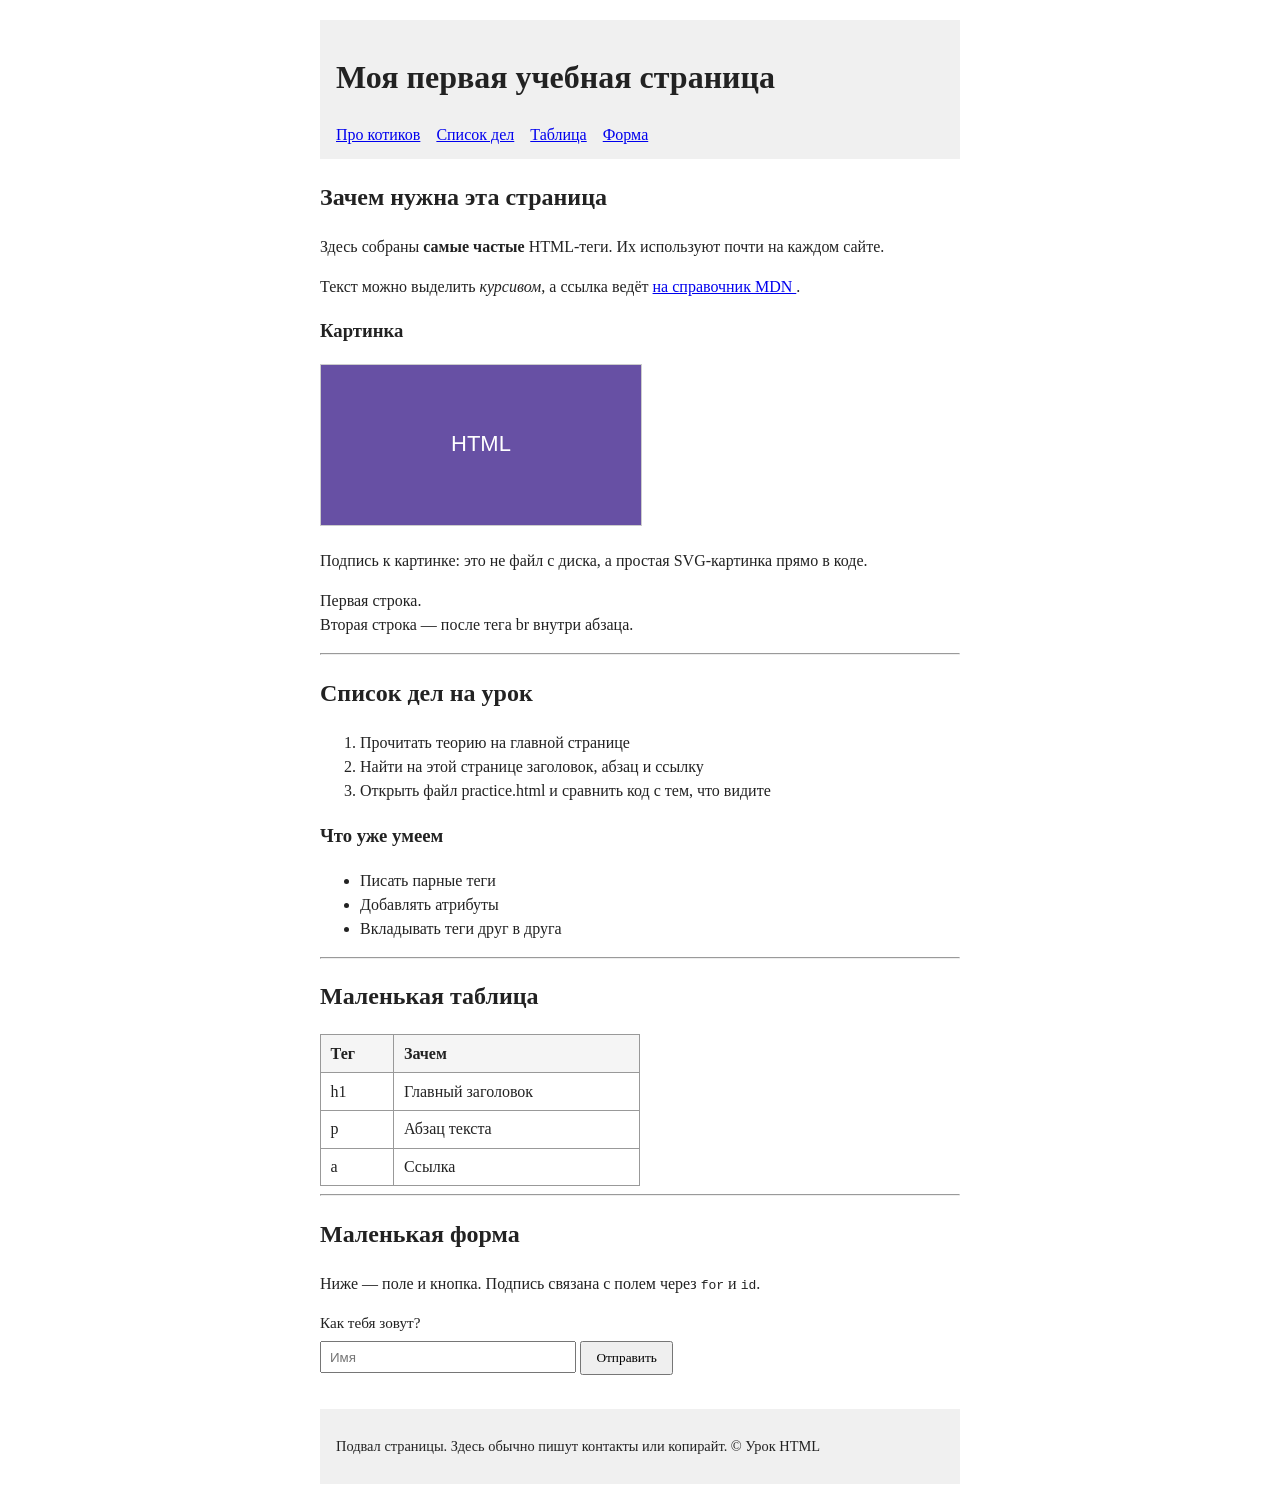
<file: practice.html>
<!DOCTYPE html>
<html lang="ru">
<head>
  <meta charset="UTF-8">
  <meta name="viewport" content="width=device-width, initial-scale=1.0">
  <title>Практика: популярные теги</title>
  <style>
    body {
      font-family: Georgia, "Times New Roman", serif;
      line-height: 1.5;
      max-width: 40rem;
      margin: 0 auto;
      padding: 1.25rem;
      color: #222;
    }
    header, footer {
      background: #f0f0f0;
      padding: 0.75rem 1rem;
      margin-bottom: 1rem;
    }
    footer {
      margin-top: 1.5rem;
      margin-bottom: 0;
      font-size: 0.9rem;
    }
    nav a {
      margin-right: 0.75rem;
    }
    img {
      max-width: 100%;
      height: auto;
      border: 1px solid #ccc;
    }
    table {
      border-collapse: collapse;
      width: 100%;
      max-width: 20rem;
    }
    th, td {
      border: 1px solid #999;
      padding: 0.4rem 0.6rem;
      text-align: left;
    }
    th {
      background: #f5f5f5;
    }
    .feedback label {
      display: block;
      margin-bottom: 0.35rem;
      font-size: 0.95rem;
    }
    .feedback input[type="text"] {
      width: 100%;
      max-width: 16rem;
      padding: 0.4rem 0.5rem;
      margin-bottom: 0.75rem;
      box-sizing: border-box;
    }
    .feedback button {
      padding: 0.45rem 0.9rem;
      font-family: inherit;
      cursor: pointer;
    }
  </style>
</head>
<body>
  <header>
    <h1>Моя первая учебная страница</h1>
    <nav>
      <a href="#про-котиков">Про котиков</a>
      <a href="#список">Список дел</a>
      <a href="#таблица">Таблица</a>
      <a href="#форма">Форма</a>
    </nav>
  </header>

  <main>
    <section id="про-котиков">
      <h2>Зачем нужна эта страница</h2>
      <p>
        Здесь собраны <strong>самые частые</strong> HTML-теги.
        Их используют почти на каждом сайте.
      </p>
      <p>
        Текст можно выделить <em>курсивом</em>, а ссылка ведёт
        <a href="https://developer.mozilla.org/ru/docs/Web/HTML" target="_blank" rel="noopener">
          на справочник MDN
        </a>.
      </p>

      <h3>Картинка</h3>
      <p>
        <img
          src="data:image/svg+xml,%3Csvg xmlns='http://www.w3.org/2000/svg' width='320' height='160'%3E%3Crect fill='%236750a4' width='320' height='160'/%3E%3Ctext x='50%25' y='50%25' fill='white' font-family='sans-serif' font-size='22' text-anchor='middle' dominant-baseline='middle'%3EHTML%3C/text%3E%3C/svg%3E"
          width="320"
          height="160"
          alt="Фиолетовый прямоугольник с надписью HTML">
      </p>
      <p>Подпись к картинке: это не файл с диска, а простая SVG-картинка прямо в коде.</p>
      <p>Первая строка.<br>Вторая строка — после тега br внутри абзаца.</p>
    </section>

    <hr>

    <section id="список">
      <h2>Список дел на урок</h2>
      <ol>
        <li>Прочитать теорию на главной странице</li>
        <li>Найти на этой странице заголовок, абзац и ссылку</li>
        <li>Открыть файл practice.html и сравнить код с тем, что видите</li>
      </ol>

      <h3>Что уже умеем</h3>
      <ul>
        <li>Писать парные теги</li>
        <li>Добавлять атрибуты</li>
        <li>Вкладывать теги друг в друга</li>
      </ul>
    </section>

    <hr>

    <section id="таблица">
      <h2>Маленькая таблица</h2>
      <table>
        <tr>
          <th>Тег</th>
          <th>Зачем</th>
        </tr>
        <tr>
          <td>h1</td>
          <td>Главный заголовок</td>
        </tr>
        <tr>
          <td>p</td>
          <td>Абзац текста</td>
        </tr>
        <tr>
          <td>a</td>
          <td>Ссылка</td>
        </tr>
      </table>
    </section>

    <hr>

    <section id="форма">
      <h2>Маленькая форма</h2>
      <p>Ниже — поле и кнопка. Подпись связана с полем через <code>for</code> и <code>id</code>.</p>
      <form class="feedback" action="#" method="post" onsubmit="return false;">
        <label for="nickname">Как тебя зовут?</label>
        <input type="text" id="nickname" name="nickname" placeholder="Имя">
        <button type="submit">Отправить</button>
      </form>
    </section>
  </main>

  <footer>
    <p>Подвал страницы. Здесь обычно пишут контакты или копирайт. © Урок HTML</p>
  </footer>
</body>
</html>
</file>
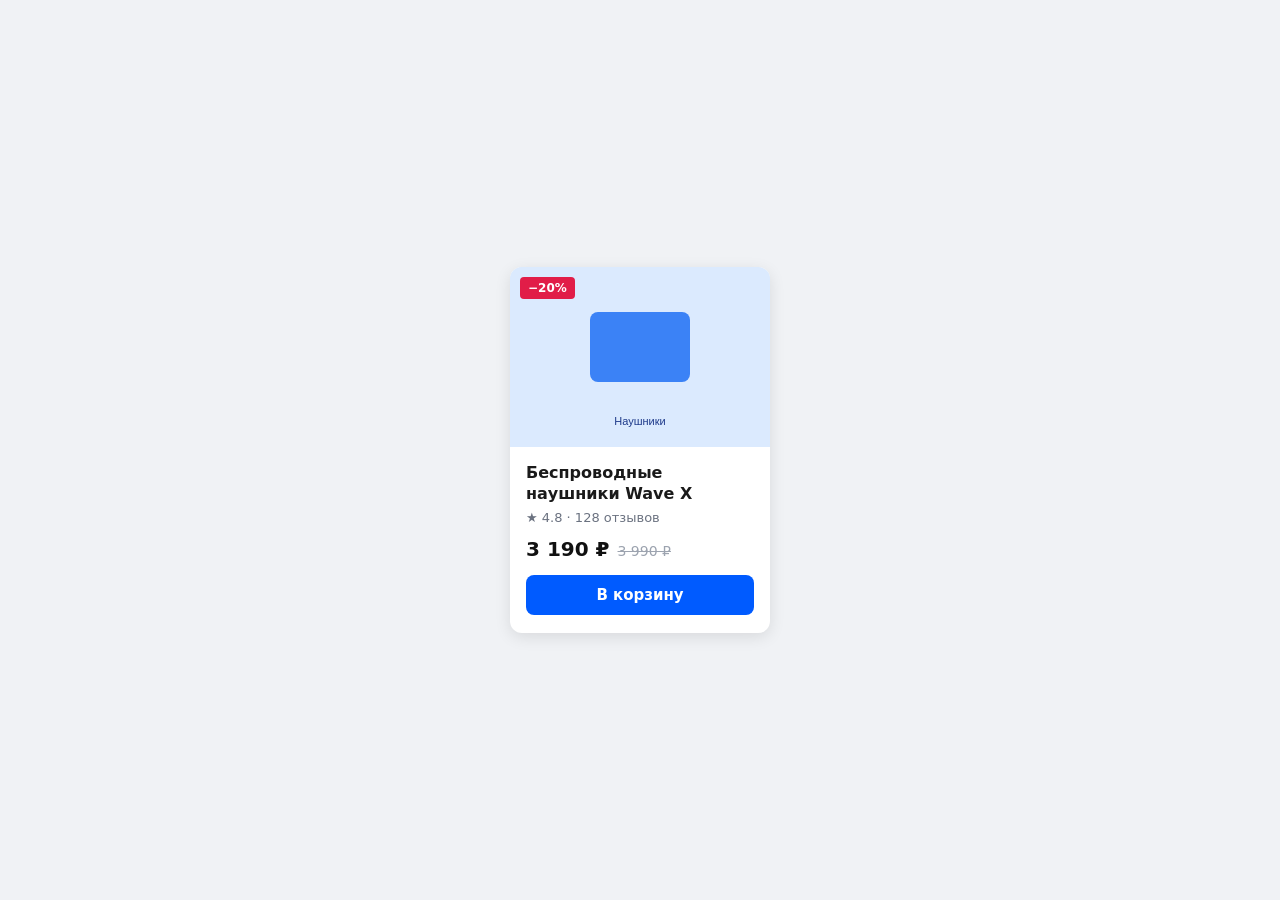
<file: css-practice/01-product-card/solution.html>
<!DOCTYPE html>
<html lang="ru">
<head>
  <meta charset="UTF-8">
  <meta name="viewport" content="width=device-width, initial-scale=1.0">
  <title>Решение: карточка товара</title>
  <style>
    *,
    *::before,
    *::after {
      box-sizing: border-box;
    }

    body {
      margin: 0;
      min-height: 100vh;
      display: flex;
      align-items: center;
      justify-content: center;
      padding: 1.5rem;
      font-family: system-ui, sans-serif;
      background: #f0f2f5;
      color: #1a1a1a;
    }

    .card {
      position: relative;
      width: 260px;
      background: #fff;
      border-radius: 12px;
      box-shadow: 0 4px 16px rgba(0, 0, 0, 0.1);
      overflow: hidden;
    }

    .card__image {
      display: block;
      width: 100%;
      height: auto;
      background: #e8eef5;
    }

    .card__badge {
      position: absolute;
      top: 10px;
      left: 10px;
      padding: 0.25rem 0.5rem;
      background: #e11d48;
      color: #fff;
      border-radius: 4px;
      font-size: 0.75rem;
      font-weight: 700;
    }

    .card__body {
      padding: 0.9rem 1rem 1.1rem;
    }

    .card__title {
      margin: 0 0 0.35rem;
      font-size: 1rem;
      font-weight: 600;
      line-height: 1.35;
    }

    .card__rating {
      margin: 0 0 0.75rem;
      font-size: 0.8125rem;
      color: #6b7280;
    }

    .card__prices {
      display: flex;
      align-items: baseline;
      gap: 0.5rem;
      margin-bottom: 0.85rem;
    }

    .card__price {
      font-size: 1.25rem;
      font-weight: 700;
      color: #111;
    }

    .card__old-price {
      font-size: 0.875rem;
      color: #9ca3af;
      text-decoration: line-through;
    }

    .card__btn {
      display: block;
      width: 100%;
      padding: 0.7rem 1rem;
      border: none;
      border-radius: 8px;
      background: #005bff;
      color: #fff;
      font-family: inherit;
      font-size: 0.9375rem;
      font-weight: 600;
      cursor: pointer;
      transition: background 0.2s ease;
    }

    .card__btn:hover {
      background: #0047cc;
    }

    .card__btn:focus-visible {
      outline: 2px solid #005bff;
      outline-offset: 2px;
    }
  </style>
</head>
<body>
  <article class="card">
    <span class="card__badge">−20%</span>
    <img
      class="card__image"
      src="data:image/svg+xml,%3Csvg xmlns='http://www.w3.org/2000/svg' width='520' height='360'%3E%3Crect fill='%23dbeafe' width='520' height='360'/%3E%3Crect x='160' y='90' width='200' height='140' rx='16' fill='%233b82f6'/%3E%3Ctext x='50%25' y='88%25' fill='%231e3a8a' font-family='sans-serif' font-size='22' text-anchor='middle'%3EНаушники%3C/text%3E%3C/svg%3E"
      width="260"
      height="180"
      alt="Беспроводные наушники">
    <div class="card__body">
      <h2 class="card__title">Беспроводные наушники Wave X</h2>
      <p class="card__rating">★ 4.8 · 128 отзывов</p>
      <div class="card__prices">
        <span class="card__price">3 190 ₽</span>
        <span class="card__old-price">3 990 ₽</span>
      </div>
      <button type="button" class="card__btn">В корзину</button>
    </div>
  </article>
</body>
</html>
</file>
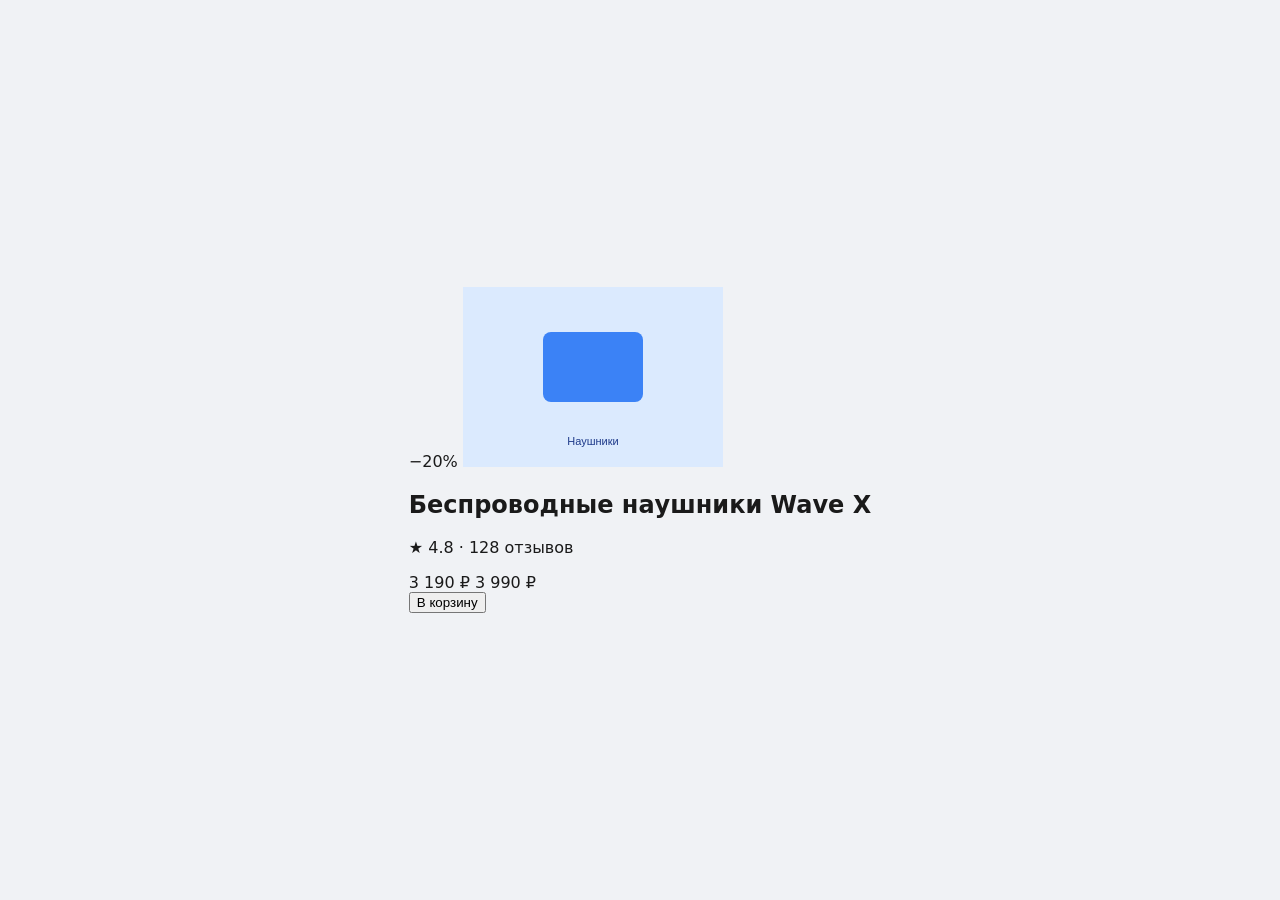
<file: css-practice/01-product-card/task.html>
<!DOCTYPE html>
<html lang="ru">
<head>
  <meta charset="UTF-8">
  <meta name="viewport" content="width=device-width, initial-scale=1.0">
  <title>Задание: карточка товара</title>
  <style>
    /* База — можно не трогать */
    *,
    *::before,
    *::after {
      box-sizing: border-box;
    }

    body {
      margin: 0;
      min-height: 100vh;
      display: flex;
      align-items: center;
      justify-content: center;
      padding: 1.5rem;
      font-family: system-ui, sans-serif;
      background: #f0f2f5;
      color: #1a1a1a;
    }

    /* TODO: карточка — белый фон, ширина ~260px, скругление, тень.
       Нужен position: relative — для значка скидки. */
    .card {
    }

    /* TODO: картинка на всю ширину карточки */
    .card__image {
    }

    /* TODO: значок «−20%» — position: absolute, красный фон, белый текст, сверху слева */
    .card__badge {
    }

    /* TODO: внутренние отступы у блока с текстом */
    .card__body {
    }

    .card__title {
    }

    .card__rating {
    }

    /* TODO: цены в один ряд (flex), новая цена крупнее и жирнее, старая — серая и зачёркнутая */
    .card__prices {
    }

    .card__price {
    }

    .card__old-price {
    }

    /* TODO: кнопка на всю ширину, синий фон, белый текст, hover темнее */
    .card__btn {
    }

    .card__btn:hover {
    }
  </style>
</head>
<body>
  <!-- HTML готов. Допиши CSS выше. -->
  <article class="card">
    <span class="card__badge">−20%</span>
    <img
      class="card__image"
      src="data:image/svg+xml,%3Csvg xmlns='http://www.w3.org/2000/svg' width='520' height='360'%3E%3Crect fill='%23dbeafe' width='520' height='360'/%3E%3Crect x='160' y='90' width='200' height='140' rx='16' fill='%233b82f6'/%3E%3Ctext x='50%25' y='88%25' fill='%231e3a8a' font-family='sans-serif' font-size='22' text-anchor='middle'%3EНаушники%3C/text%3E%3C/svg%3E"
      width="260"
      height="180"
      alt="Беспроводные наушники">
    <div class="card__body">
      <h2 class="card__title">Беспроводные наушники Wave X</h2>
      <p class="card__rating">★ 4.8 · 128 отзывов</p>
      <div class="card__prices">
        <span class="card__price">3 190 ₽</span>
        <span class="card__old-price">3 990 ₽</span>
      </div>
      <button type="button" class="card__btn">В корзину</button>
    </div>
  </article>
</body>
</html>
</file>
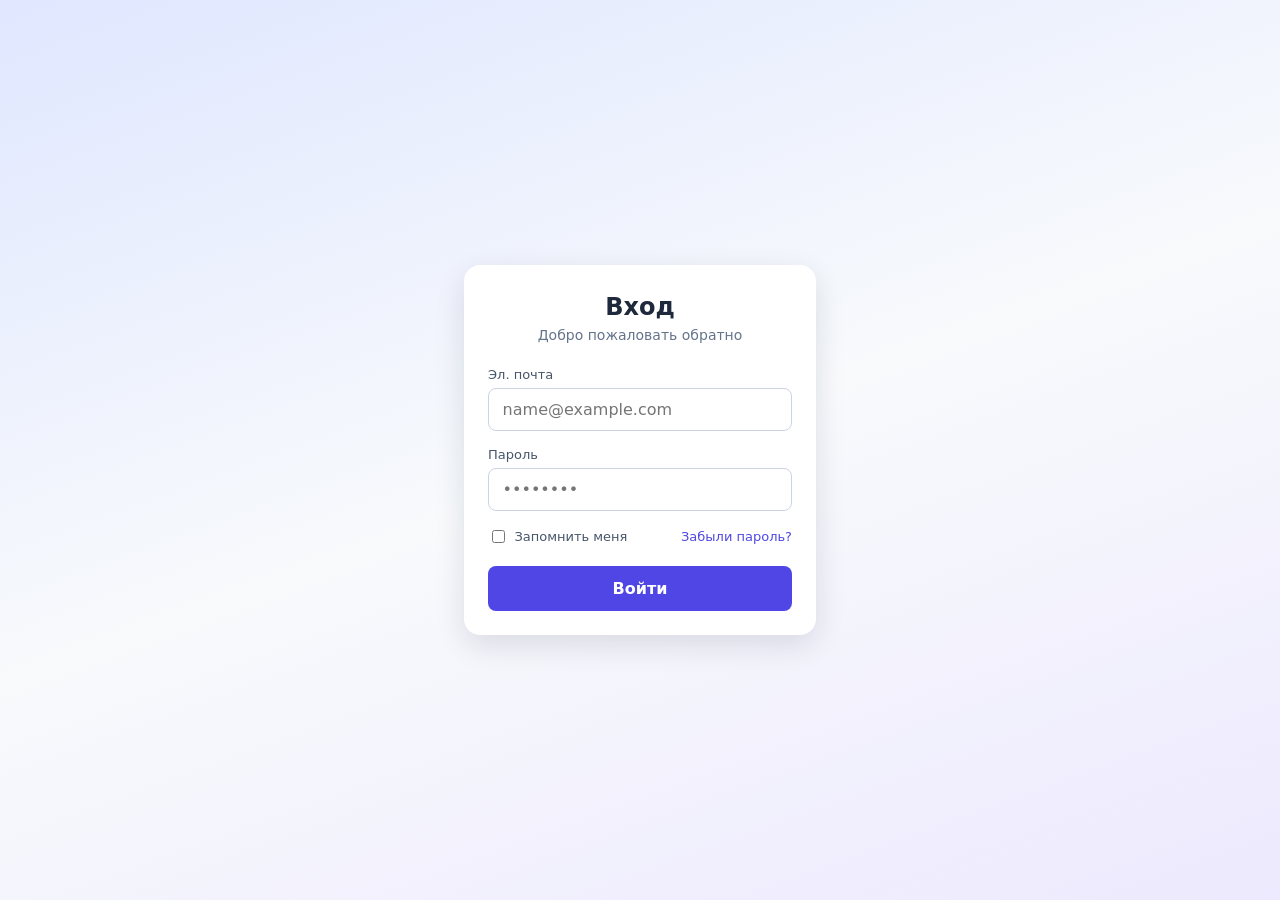
<file: css-practice/02-login-form/solution.html>
<!DOCTYPE html>
<html lang="ru">
<head>
  <meta charset="UTF-8">
  <meta name="viewport" content="width=device-width, initial-scale=1.0">
  <title>Решение: форма входа</title>
  <style>
    *,
    *::before,
    *::after {
      box-sizing: border-box;
    }

    body {
      margin: 0;
      min-height: 100vh;
      display: flex;
      align-items: center;
      justify-content: center;
      padding: 1.5rem;
      font-family: system-ui, sans-serif;
      background: linear-gradient(160deg, #e0e7ff 0%, #f8fafc 50%, #ede9fe 100%);
      color: #1e293b;
    }

    .login {
      width: 100%;
      max-width: 22rem;
      padding: 1.75rem 1.5rem 1.5rem;
      background: #fff;
      border-radius: 16px;
      box-shadow: 0 10px 30px rgba(15, 23, 42, 0.12);
    }

    .login__title {
      margin: 0 0 0.35rem;
      font-size: 1.5rem;
      font-weight: 700;
      text-align: center;
    }

    .login__subtitle {
      margin: 0 0 1.5rem;
      font-size: 0.875rem;
      text-align: center;
      color: #64748b;
    }

    .login__field {
      margin-bottom: 1rem;
    }

    .login__label {
      display: block;
      margin-bottom: 0.35rem;
      font-size: 0.8125rem;
      font-weight: 500;
      color: #475569;
    }

    .login__input {
      width: 100%;
      padding: 0.7rem 0.85rem;
      border: 1px solid #cbd5e1;
      border-radius: 8px;
      font-family: inherit;
      font-size: 1rem;
      background: #fff;
      transition: border-color 0.15s ease, box-shadow 0.15s ease;
    }

    .login__input:focus {
      outline: none;
      border-color: #4f46e5;
      box-shadow: 0 0 0 3px rgba(79, 70, 229, 0.2);
    }

    .login__row {
      display: flex;
      align-items: center;
      justify-content: space-between;
      gap: 0.75rem;
      margin-bottom: 1.25rem;
      font-size: 0.8125rem;
    }

    .login__remember {
      display: flex;
      align-items: center;
      gap: 0.4rem;
      color: #475569;
      cursor: pointer;
    }

    .login__link {
      color: #4f46e5;
      text-decoration: none;
      font-weight: 500;
    }

    .login__link:hover {
      text-decoration: underline;
    }

    .login__submit {
      display: block;
      width: 100%;
      padding: 0.8rem 1rem;
      border: none;
      border-radius: 8px;
      background: #4f46e5;
      color: #fff;
      font-family: inherit;
      font-size: 1rem;
      font-weight: 600;
      cursor: pointer;
      transition: background 0.2s ease;
    }

    .login__submit:hover {
      background: #4338ca;
    }

    .login__submit:focus-visible {
      outline: 2px solid #4f46e5;
      outline-offset: 2px;
    }
  </style>
</head>
<body>
  <form class="login" action="#" method="post">
    <h1 class="login__title">Вход</h1>
    <p class="login__subtitle">Добро пожаловать обратно</p>

    <div class="login__field">
      <label class="login__label" for="email">Эл. почта</label>
      <input class="login__input" type="email" id="email" name="email" placeholder="name@example.com" autocomplete="username">
    </div>

    <div class="login__field">
      <label class="login__label" for="password">Пароль</label>
      <input class="login__input" type="password" id="password" name="password" placeholder="••••••••" autocomplete="current-password">
    </div>

    <div class="login__row">
      <label class="login__remember">
        <input type="checkbox" name="remember">
        Запомнить меня
      </label>
      <a class="login__link" href="#">Забыли пароль?</a>
    </div>

    <button class="login__submit" type="submit">Войти</button>
  </form>
</body>
</html>
</file>
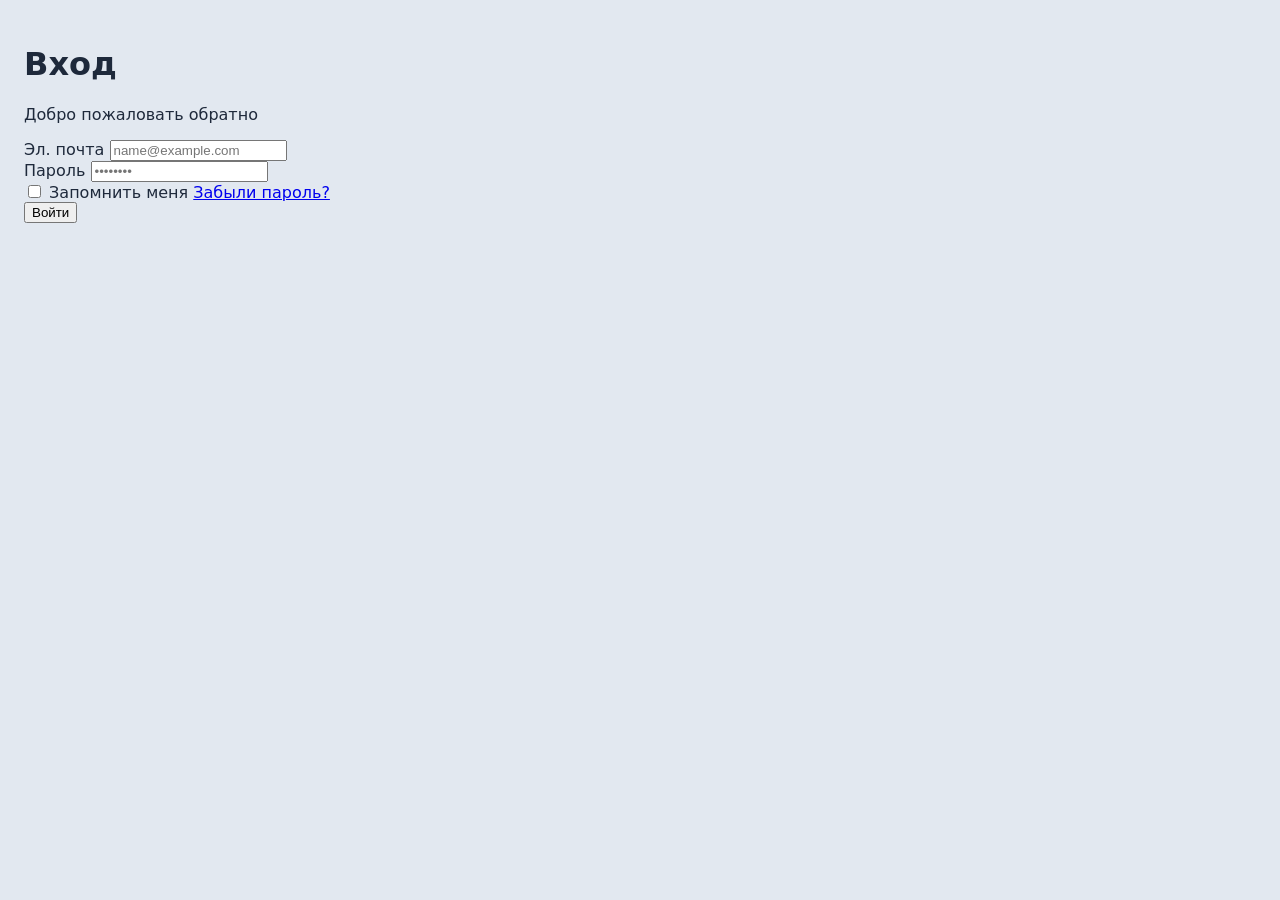
<file: css-practice/02-login-form/task.html>
<!DOCTYPE html>
<html lang="ru">
<head>
  <meta charset="UTF-8">
  <meta name="viewport" content="width=device-width, initial-scale=1.0">
  <title>Задание: форма входа</title>
  <style>
    *,
    *::before,
    *::after {
      box-sizing: border-box;
    }

    /* TODO: центрируй форму на экране:
       min-height: 100vh; display: flex; justify-content: center; align-items: center; */
    body {
      margin: 0;
      padding: 1.5rem;
      font-family: system-ui, sans-serif;
      background: #e2e8f0;
      color: #1e293b;
    }

    /* TODO: белая карточка, max-width ~22rem, padding, border-radius, тень */
    .login {
    }

    .login__title {
    }

    .login__subtitle {
    }

    .login__field {
    }

    /* TODO: подпись над полем — display: block, небольшой отступ снизу */
    .login__label {
    }

    /* TODO: поле на всю ширину, рамка, padding, :focus с цветной обводкой */
    .login__input {
    }

    .login__input:focus {
    }

    /* TODO: чекбокс слева, ссылка справа — flex + space-between */
    .login__row {
    }

    .login__remember {
    }

    .login__link {
    }

    /* TODO: кнопка на всю ширину, яркий фон, hover */
    .login__submit {
    }

    .login__submit:hover {
    }
  </style>
</head>
<body>
  <form class="login" action="#" method="post">
    <h1 class="login__title">Вход</h1>
    <p class="login__subtitle">Добро пожаловать обратно</p>

    <div class="login__field">
      <label class="login__label" for="email">Эл. почта</label>
      <input class="login__input" type="email" id="email" name="email" placeholder="name@example.com" autocomplete="username">
    </div>

    <div class="login__field">
      <label class="login__label" for="password">Пароль</label>
      <input class="login__input" type="password" id="password" name="password" placeholder="••••••••" autocomplete="current-password">
    </div>

    <div class="login__row">
      <label class="login__remember">
        <input type="checkbox" name="remember">
        Запомнить меня
      </label>
      <a class="login__link" href="#">Забыли пароль?</a>
    </div>

    <button class="login__submit" type="submit">Войти</button>
  </form>
</body>
</html>
</file>
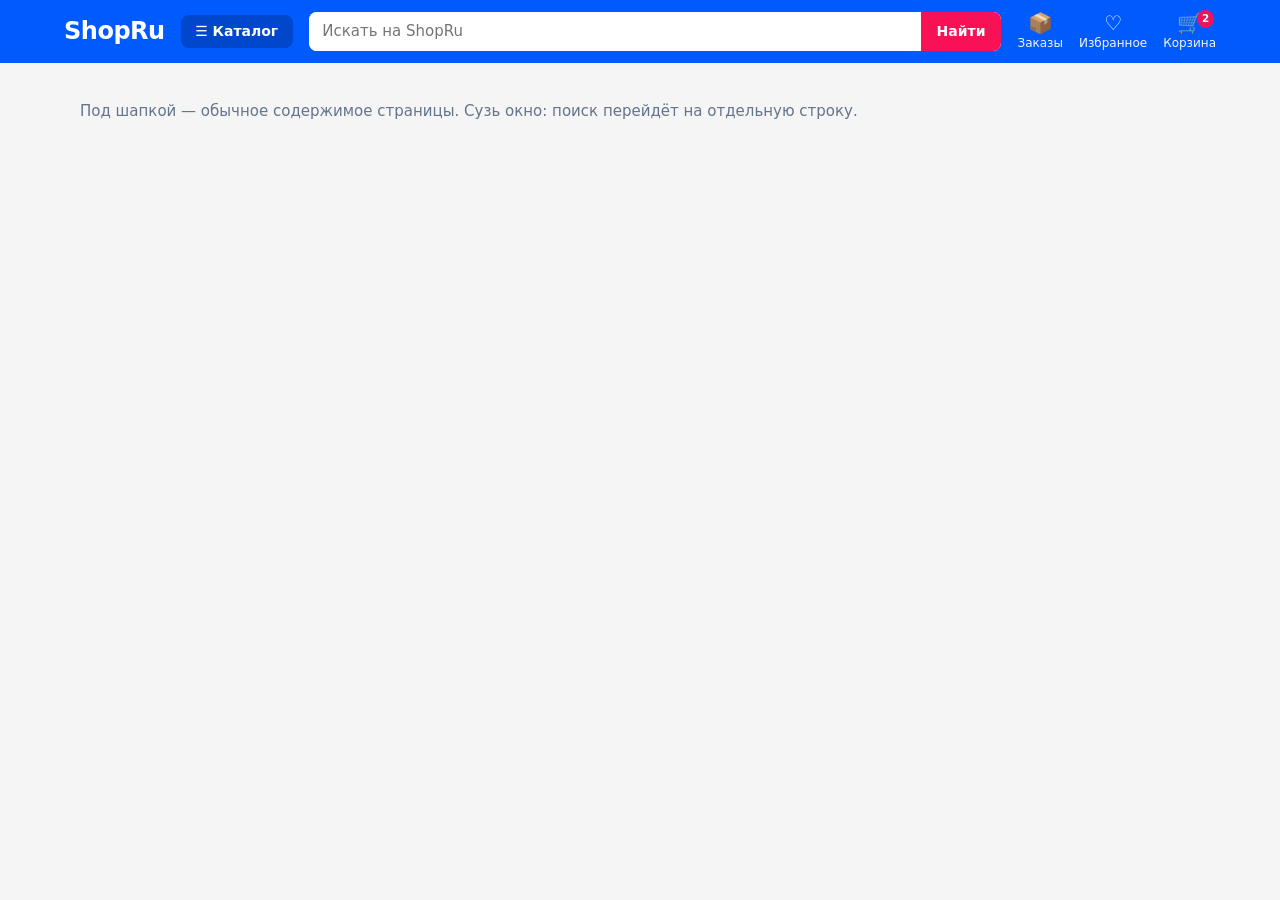
<file: css-practice/03-header/solution.html>
<!DOCTYPE html>
<html lang="ru">
<head>
  <meta charset="UTF-8">
  <meta name="viewport" content="width=device-width, initial-scale=1.0">
  <title>Решение: шапка маркетплейса</title>
  <style>
    *,
    *::before,
    *::after {
      box-sizing: border-box;
    }

    body {
      margin: 0;
      font-family: system-ui, sans-serif;
      background: #f5f5f5;
      color: #1a1a1a;
      min-height: 100vh;
    }

    .site-header {
      background: #005bff;
      color: #fff;
      padding: 0.75rem 1rem;
    }

    .site-header__inner {
      display: flex;
      flex-wrap: wrap;
      align-items: center;
      gap: 0.75rem 1rem;
      max-width: 72rem;
      margin: 0 auto;
    }

    .logo {
      font-size: 1.5rem;
      font-weight: 800;
      letter-spacing: -0.02em;
      color: #fff;
      text-decoration: none;
      flex-shrink: 0;
    }

    .catalog-btn {
      display: inline-flex;
      align-items: center;
      gap: 0.4rem;
      padding: 0.55rem 0.9rem;
      border: none;
      border-radius: 8px;
      background: #0047cc;
      color: #fff;
      font-family: inherit;
      font-size: 0.875rem;
      font-weight: 600;
      cursor: pointer;
      flex-shrink: 0;
    }

    .catalog-btn:hover {
      background: #003aa8;
    }

    .search {
      display: flex;
      flex: 1;
      min-width: 12rem;
      border-radius: 8px;
      overflow: hidden;
      background: #fff;
    }

    .search__input {
      flex: 1;
      min-width: 0;
      padding: 0.65rem 0.85rem;
      border: none;
      font-family: inherit;
      font-size: 0.9375rem;
    }

    .search__input:focus {
      outline: none;
      box-shadow: inset 0 0 0 2px #005bff;
    }

    .search__btn {
      padding: 0 1rem;
      border: none;
      background: #f91155;
      color: #fff;
      font-family: inherit;
      font-size: 0.875rem;
      font-weight: 600;
      cursor: pointer;
    }

    .search__btn:hover {
      background: #d60f48;
    }

    .nav-actions {
      display: flex;
      align-items: center;
      gap: 0.25rem 1rem;
      flex-shrink: 0;
      margin-left: auto;
    }

    .nav-actions a {
      position: relative;
      display: flex;
      flex-direction: column;
      align-items: center;
      gap: 0.15rem;
      color: #fff;
      text-decoration: none;
      font-size: 0.75rem;
      font-weight: 500;
      opacity: 0.95;
    }

    .nav-actions a:hover {
      opacity: 1;
    }

    .nav-actions__icon {
      font-size: 1.25rem;
      line-height: 1;
    }

    .nav-actions__badge {
      position: absolute;
      top: -0.2rem;
      right: 0.1rem;
      min-width: 1.1rem;
      height: 1.1rem;
      padding: 0 0.25rem;
      border-radius: 999px;
      background: #f91155;
      color: #fff;
      font-size: 0.65rem;
      font-weight: 700;
      line-height: 1.1rem;
      text-align: center;
    }

    .demo-page {
      max-width: 72rem;
      margin: 0 auto;
      padding: 1.5rem 1rem;
      color: #64748b;
      font-size: 0.9375rem;
    }

    @media (max-width: 720px) {
      .search {
        order: 3;
        flex: 1 1 100%;
      }

      .nav-actions {
        margin-left: 0;
      }
    }
  </style>
</head>
<body>
  <header class="site-header">
    <div class="site-header__inner">
      <a class="logo" href="#">ShopRu</a>
      <button type="button" class="catalog-btn">☰ Каталог</button>
      <form class="search" action="#" role="search">
        <input class="search__input" type="search" placeholder="Искать на ShopRu" aria-label="Поиск">
        <button class="search__btn" type="submit">Найти</button>
      </form>
      <nav class="nav-actions" aria-label="Личный кабинет">
        <a href="#">
          <span class="nav-actions__icon" aria-hidden="true">📦</span>
          Заказы
        </a>
        <a href="#">
          <span class="nav-actions__icon" aria-hidden="true">♡</span>
          Избранное
        </a>
        <a href="#">
          <span class="nav-actions__badge">2</span>
          <span class="nav-actions__icon" aria-hidden="true">🛒</span>
          Корзина
        </a>
      </nav>
    </div>
  </header>
  <main class="demo-page">
    <p>Под шапкой — обычное содержимое страницы. Сузь окно: поиск перейдёт на отдельную строку.</p>
  </main>
</body>
</html>
</file>
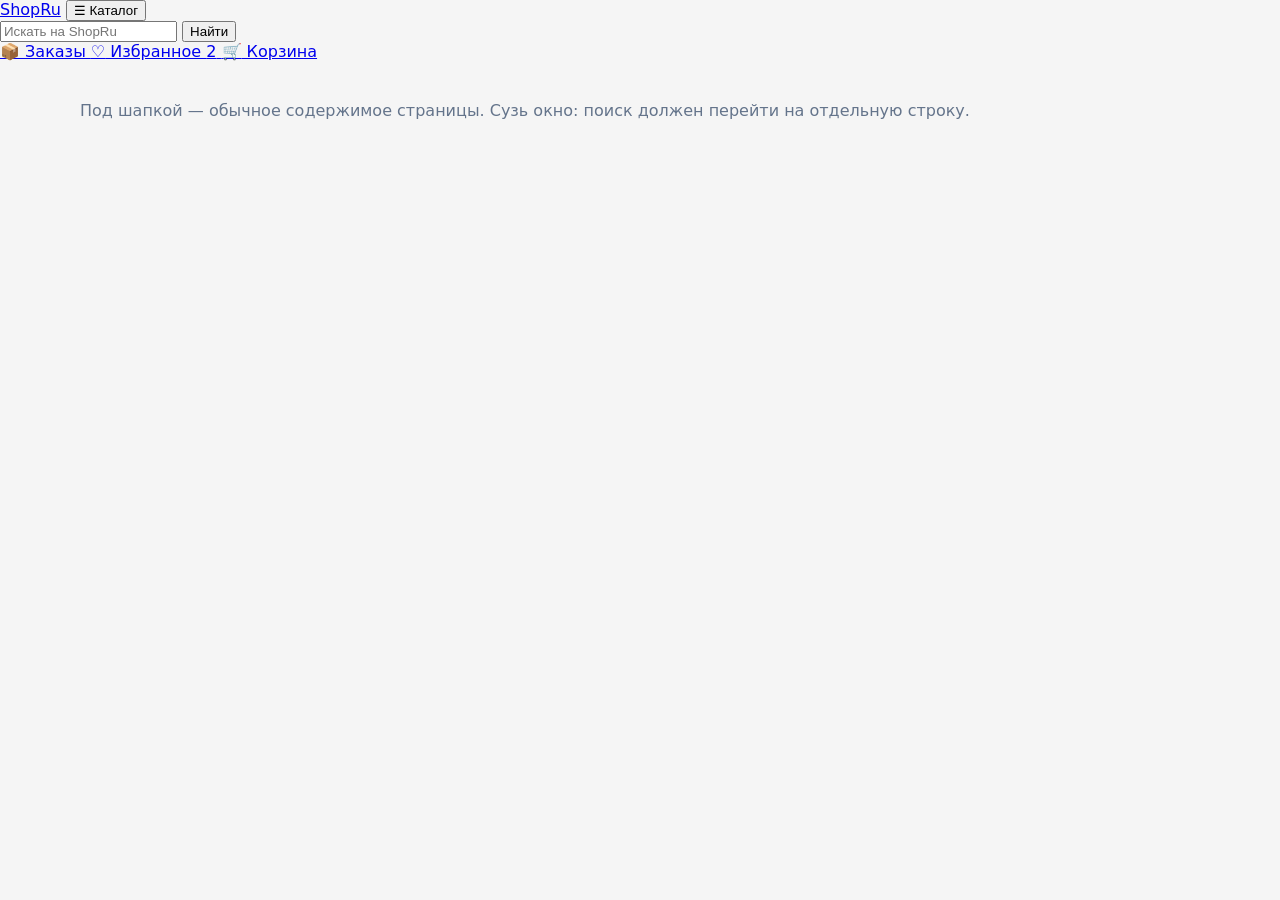
<file: css-practice/03-header/task.html>
<!DOCTYPE html>
<html lang="ru">
<head>
  <meta charset="UTF-8">
  <meta name="viewport" content="width=device-width, initial-scale=1.0">
  <title>Задание: шапка маркетплейса</title>
  <style>
    *,
    *::before,
    *::after {
      box-sizing: border-box;
    }

    body {
      margin: 0;
      font-family: system-ui, sans-serif;
      background: #f5f5f5;
      color: #1a1a1a;
      min-height: 100vh;
    }

    /* TODO: синий фон шапки (#005bff), белый текст, padding */
    .site-header {
    }

    /* TODO: flex-ряд: логотип, каталог, поиск, действия.
       gap, выравнивание по центру. max-width + margin: auto для центрирования. */
    .site-header__inner {
    }

    /* TODO: крупный жирный белый логотип, без подчёркивания */
    .logo {
    }

    /* TODO: кнопка «Каталог» — чуть темнее синего, скругление */
    .catalog-btn {
    }

    /* TODO: поиск растягивается — flex: 1.
       Белый фон, поле + розовая кнопка «Найти» в одном flex-ряду. */
    .search {
    }

    /* TODO: у поля при :focus — заметная обводка (box-shadow), не голый outline: none */
    .search__input {
    }

    .search__input:focus {
    }

    .search__btn {
    }

    /* TODO: ссылки справа (margin-left: auto), иконка над текстом (flex-direction: column) */
    .nav-actions {
    }

    .nav-actions a {
    }

    /* TODO: красный кружок-счётчик на корзине — position: absolute */
    .nav-actions__badge {
    }

    .demo-page {
      max-width: 72rem;
      margin: 0 auto;
      padding: 1.5rem 1rem;
      color: #64748b;
    }

    /* TODO: на узком экране поиск на всю ширину следующей строки (order + flex-basis: 100%) */
    @media (max-width: 720px) {
      .search {
      }
    }
  </style>
</head>
<body>
  <header class="site-header">
    <div class="site-header__inner">
      <a class="logo" href="#">ShopRu</a>
      <button type="button" class="catalog-btn">☰ Каталог</button>
      <form class="search" action="#" role="search">
        <input class="search__input" type="search" placeholder="Искать на ShopRu" aria-label="Поиск">
        <button class="search__btn" type="submit">Найти</button>
      </form>
      <nav class="nav-actions" aria-label="Личный кабинет">
        <a href="#">
          <span class="nav-actions__icon" aria-hidden="true">📦</span>
          Заказы
        </a>
        <a href="#">
          <span class="nav-actions__icon" aria-hidden="true">♡</span>
          Избранное
        </a>
        <a href="#">
          <span class="nav-actions__badge">2</span>
          <span class="nav-actions__icon" aria-hidden="true">🛒</span>
          Корзина
        </a>
      </nav>
    </div>
  </header>
  <main class="demo-page">
    <p>Под шапкой — обычное содержимое страницы. Сузь окно: поиск должен перейти на отдельную строку.</p>
  </main>
</body>
</html>
</file>
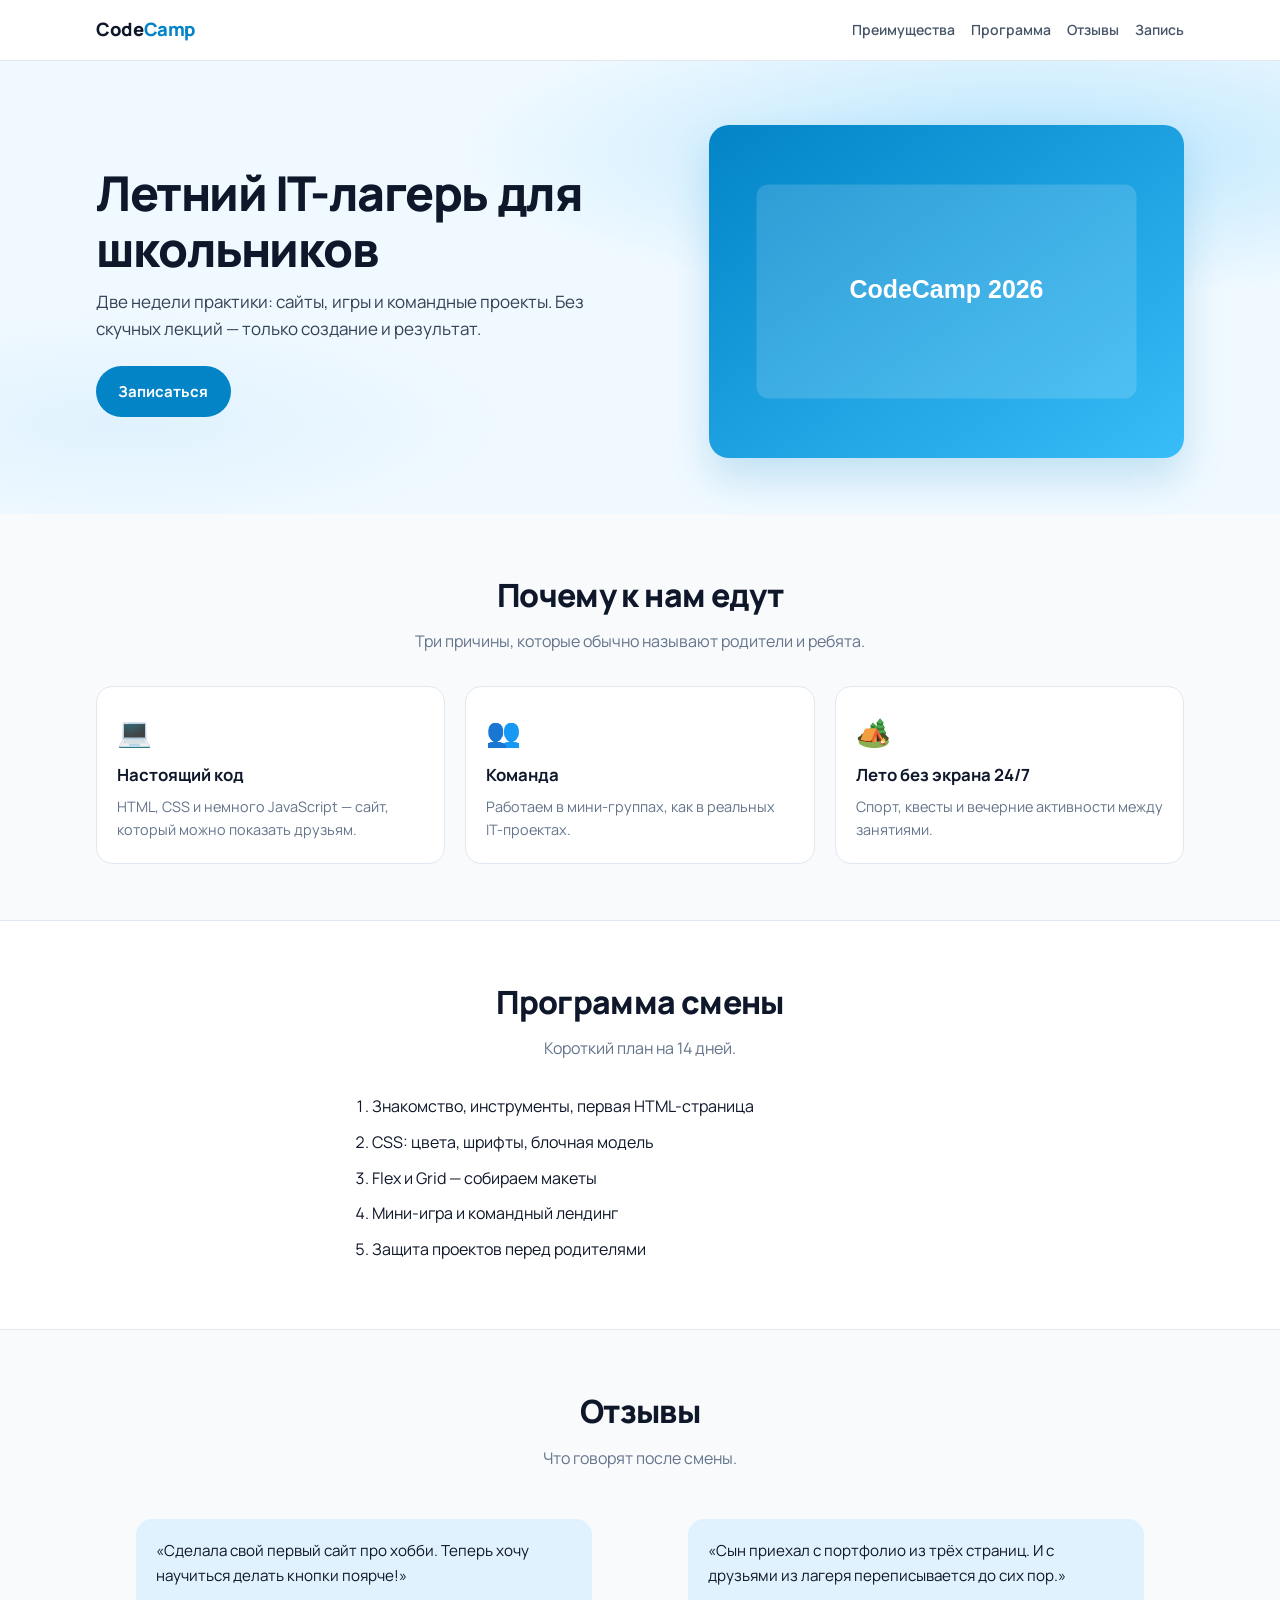
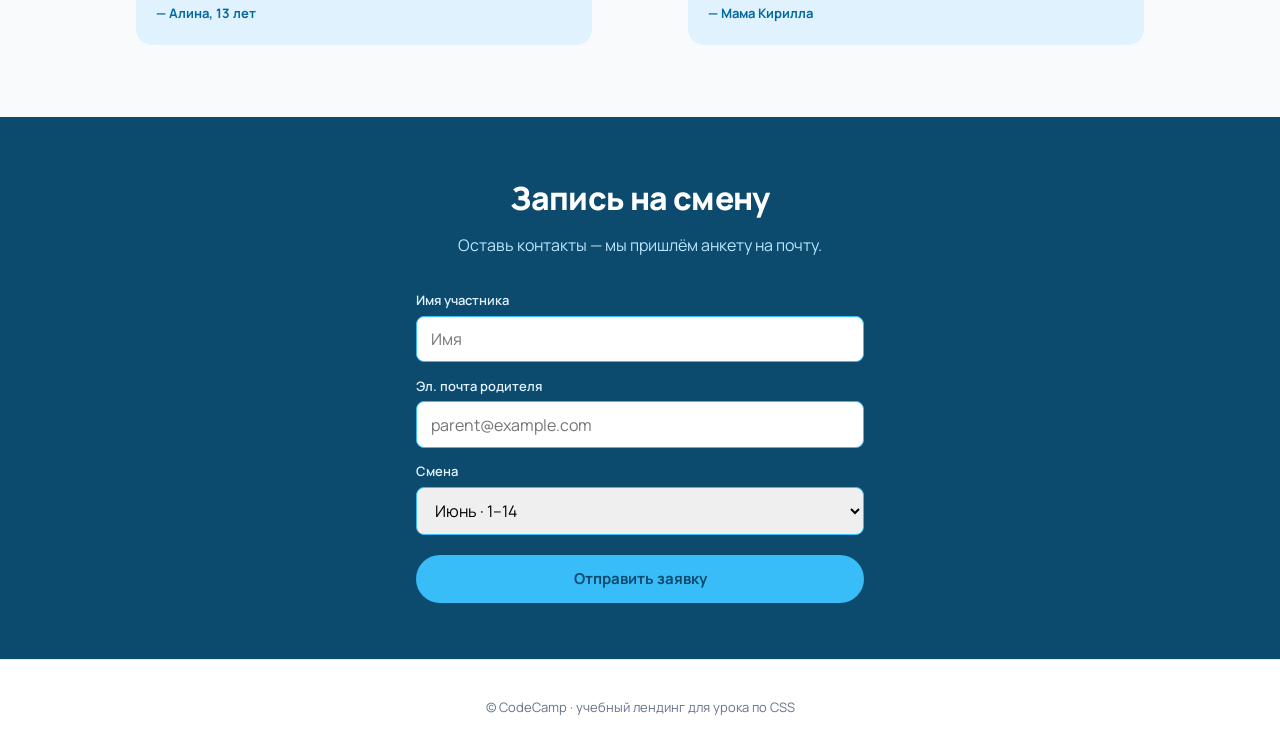
<file: css-practice/04-landing/solution.html>
<!DOCTYPE html>
<html lang="ru">
<head>
  <meta charset="UTF-8">
  <meta name="viewport" content="width=device-width, initial-scale=1.0">
  <title>Решение: лендинг IT-лагеря</title>
  <link rel="preconnect" href="https://fonts.googleapis.com">
  <link rel="preconnect" href="https://fonts.gstatic.com" crossorigin>
  <link href="https://fonts.googleapis.com/css2?family=Manrope:wght@400;600;700;800&display=swap" rel="stylesheet">
  <style>
    *,
    *::before,
    *::after {
      box-sizing: border-box;
    }

    html {
      /* бонус, не обязательно: плавная прокрутка к якорям */
      scroll-behavior: smooth;
      scroll-padding-top: 4.5rem;
    }

    body {
      margin: 0;
      font-family: Manrope, system-ui, sans-serif;
      color: #0f172a;
      background: #f8fafc;
      line-height: 1.6;
    }

    img {
      max-width: 100%;
      height: auto;
      display: block;
    }

    a {
      color: #0369a1;
    }

    .wrap {
      /* бонус: min() и margin-inline; можно заменить на max-width + margin: 0 auto */
      width: min(100% - 2rem, 68rem);
      margin-inline: auto;
    }

    /* —— Header —— */
    .top {
      position: sticky;
      top: 0;
      z-index: 50;
      background: rgba(255, 255, 255, 0.92);
      border-bottom: 1px solid #e2e8f0;
      /* бонус, не обязательно: размытие фона под шапкой */
      backdrop-filter: blur(8px);
    }

    .top__inner {
      display: flex;
      align-items: center;
      justify-content: space-between;
      gap: 1rem;
      min-height: 3.75rem;
    }

    .brand {
      font-weight: 800;
      font-size: 1.15rem;
      color: #0f172a;
      text-decoration: none;
      letter-spacing: -0.02em;
    }

    .brand span {
      color: #0284c7;
    }

    .menu {
      display: flex;
      flex-wrap: wrap;
      gap: 0.35rem 1rem;
      list-style: none;
      margin: 0;
      padding: 0;
    }

    .menu a {
      text-decoration: none;
      color: #475569;
      font-size: 0.875rem;
      font-weight: 600;
    }

    .menu a:hover {
      color: #0284c7;
    }

    /* —— Hero —— */
    .hero {
      padding: 4rem 0 3.5rem;
      /* бонус: radial-gradient; достаточно и linear-gradient или одного цвета */
      background:
        radial-gradient(ellipse 80% 60% at 80% 20%, #bae6fd 0%, transparent 55%),
        radial-gradient(ellipse 60% 50% at 10% 80%, #e0f2fe 0%, transparent 50%),
        #f0f9ff;
    }

    .hero__grid {
      display: grid;
      gap: 2rem;
      align-items: center;
    }

    @media (min-width: 800px) {
      .hero__grid {
        grid-template-columns: 1.1fr 0.9fr;
      }
    }

    .hero h1 {
      margin: 0 0 0.75rem;
      /* бонус: clamp(); можно заменить на 2rem или 2.5rem */
      font-size: clamp(2rem, 5vw, 3rem);
      font-weight: 800;
      line-height: 1.15;
      letter-spacing: -0.03em;
    }

    .hero p {
      margin: 0 0 1.5rem;
      font-size: 1.0625rem;
      color: #334155;
      max-width: 32rem;
    }

    .btn {
      display: inline-block;
      padding: 0.85rem 1.4rem;
      border-radius: 999px;
      background: #0284c7;
      color: #fff;
      font-weight: 700;
      font-size: 0.9375rem;
      text-decoration: none;
      border: none;
      font-family: inherit;
      cursor: pointer;
      transition: background 0.2s ease, transform 0.15s ease;
    }

    .btn:hover {
      background: #0369a1;
      transform: translateY(-1px);
    }

    .hero__visual {
      border-radius: 1.25rem;
      overflow: hidden;
      box-shadow: 0 20px 40px rgba(2, 132, 199, 0.2);
    }

    /* —— Sections —— */
    section {
      padding: 3.5rem 0;
    }

    section h2 {
      margin: 0 0 0.5rem;
      /* бонус: clamp() */
      font-size: clamp(1.5rem, 3vw, 2rem);
      font-weight: 800;
      letter-spacing: -0.02em;
      text-align: center;
    }

    .section-lead {
      margin: 0 auto 2rem;
      text-align: center;
      color: #64748b;
      max-width: 36rem;
    }

    .features {
      display: grid;
      gap: 1.25rem;
      grid-template-columns: 1fr;
    }

    @media (min-width: 700px) {
      .features {
        grid-template-columns: repeat(3, 1fr);
      }
    }

    .feature {
      padding: 1.35rem 1.25rem;
      background: #fff;
      border: 1px solid #e2e8f0;
      border-radius: 1rem;
    }

    .feature__icon {
      font-size: 1.75rem;
      margin-bottom: 0.5rem;
    }

    .feature h3 {
      margin: 0 0 0.4rem;
      font-size: 1.05rem;
    }

    .feature p {
      margin: 0;
      font-size: 0.9rem;
      color: #64748b;
    }

    .program {
      background: #fff;
      border-top: 1px solid #e2e8f0;
      border-bottom: 1px solid #e2e8f0;
    }

    .program ol {
      max-width: 36rem;
      margin: 0 auto;
      padding-left: 1.25rem;
    }

    .program li {
      margin-bottom: 0.65rem;
    }

    .reviews {
      display: grid;
      gap: 1rem;
      grid-template-columns: 1fr;
    }

    @media (min-width: 700px) {
      .reviews {
        grid-template-columns: 1fr 1fr;
      }
    }

    .review {
      padding: 1.25rem;
      background: #e0f2fe;
      border-radius: 1rem;
    }

    .review p {
      margin: 0 0 0.75rem;
      font-size: 0.95rem;
    }

    .review cite {
      font-style: normal;
      font-size: 0.8125rem;
      font-weight: 700;
      color: #0369a1;
    }

    .signup {
      background: #0c4a6e;
      color: #e0f2fe;
    }

    .signup h2 {
      color: #fff;
    }

    .signup .section-lead {
      color: #bae6fd;
    }

    .signup-form {
      max-width: 28rem;
      margin: 0 auto;
      display: grid;
      gap: 0.85rem;
    }

    .signup-form label {
      display: grid;
      gap: 0.3rem;
      font-size: 0.8125rem;
      font-weight: 600;
    }

    .signup-form input,
    .signup-form select {
      padding: 0.7rem 0.85rem;
      border: 1px solid #38bdf8;
      border-radius: 8px;
      font-family: inherit;
      font-size: 1rem;
    }

    .signup-form input:focus,
    .signup-form select:focus {
      outline: 2px solid #7dd3fc;
      outline-offset: 2px;
    }

    .signup-form .btn {
      margin-top: 0.35rem;
      background: #38bdf8;
      color: #0c4a6e;
    }

    .signup-form .btn:hover {
      background: #7dd3fc;
    }

    .footer {
      padding: 1.5rem 0;
      text-align: center;
      font-size: 0.8125rem;
      color: #64748b;
      background: #fff;
      border-top: 1px solid #e2e8f0;
    }

    /* бонус, не обязательно: уважать системную настройку «меньше анимации» */
    @media (prefers-reduced-motion: reduce) {
      html {
        scroll-behavior: auto;
      }

      .btn {
        transition: none;
      }
    }
  </style>
</head>
<body>
  <header class="top">
    <div class="wrap top__inner">
      <a class="brand" href="#top">Code<span>Camp</span></a>
      <nav aria-label="Навигация">
        <ul class="menu">
          <li><a href="#features">Преимущества</a></li>
          <li><a href="#program">Программа</a></li>
          <li><a href="#reviews">Отзывы</a></li>
          <li><a href="#signup">Запись</a></li>
        </ul>
      </nav>
    </div>
  </header>

  <main id="top">
    <section class="hero">
      <div class="wrap hero__grid">
        <div>
          <h1>Летний IT-лагерь для школьников</h1>
          <p>
            Две недели практики: сайты, игры и командные проекты.
            Без скучных лекций — только создание и результат.
          </p>
          <a class="btn" href="#signup">Записаться</a>
        </div>
        <div class="hero__visual">
          <img
            src="data:image/svg+xml,%3Csvg xmlns='http://www.w3.org/2000/svg' width='800' height='560'%3E%3Cdefs%3E%3ClinearGradient id='g' x1='0' y1='0' x2='1' y2='1'%3E%3Cstop stop-color='%230284c7'/%3E%3Cstop offset='1' stop-color='%2338bdf8'/%3E%3C/linearGradient%3E%3C/defs%3E%3Crect fill='url(%23g)' width='800' height='560'/%3E%3Crect x='80' y='100' width='640' height='360' rx='20' fill='%23ffffff' fill-opacity='0.15'/%3E%3Ctext x='50%25' y='50%25' fill='white' font-family='sans-serif' font-size='42' font-weight='700' text-anchor='middle' dominant-baseline='middle'%3ECodeCamp 2026%3C/text%3E%3C/svg%3E"
            width="800"
            height="560"
            alt="Иллюстрация CodeCamp 2026">
        </div>
      </div>
    </section>

    <section id="features">
      <div class="wrap">
        <h2>Почему к нам едут</h2>
        <p class="section-lead">Три причины, которые обычно называют родители и ребята.</p>
        <div class="features">
          <article class="feature">
            <div class="feature__icon" aria-hidden="true">💻</div>
            <h3>Настоящий код</h3>
            <p>HTML, CSS и немного JavaScript — сайт, который можно показать друзьям.</p>
          </article>
          <article class="feature">
            <div class="feature__icon" aria-hidden="true">👥</div>
            <h3>Команда</h3>
            <p>Работаем в мини-группах, как в реальных IT-проектах.</p>
          </article>
          <article class="feature">
            <div class="feature__icon" aria-hidden="true">🏕️</div>
            <h3>Лето без экрана 24/7</h3>
            <p>Спорт, квесты и вечерние активности между занятиями.</p>
          </article>
        </div>
      </div>
    </section>

    <section class="program" id="program">
      <div class="wrap">
        <h2>Программа смены</h2>
        <p class="section-lead">Короткий план на 14 дней.</p>
        <ol>
          <li>Знакомство, инструменты, первая HTML-страница</li>
          <li>CSS: цвета, шрифты, блочная модель</li>
          <li>Flex и Grid — собираем макеты</li>
          <li>Мини-игра и командный лендинг</li>
          <li>Защита проектов перед родителями</li>
        </ol>
      </div>
    </section>

    <section id="reviews">
      <div class="wrap">
        <h2>Отзывы</h2>
        <p class="section-lead">Что говорят после смены.</p>
        <div class="reviews">
          <blockquote class="review">
            <p>«Сделала свой первый сайт про хобби. Теперь хочу научиться делать кнопки поярче!»</p>
            <cite>— Алина, 13 лет</cite>
          </blockquote>
          <blockquote class="review">
            <p>«Сын приехал с портфолио из трёх страниц. И с друзьями из лагеря переписывается до сих пор.»</p>
            <cite>— Мама Кирилла</cite>
          </blockquote>
        </div>
      </div>
    </section>

    <section class="signup" id="signup">
      <div class="wrap">
        <h2>Запись на смену</h2>
        <p class="section-lead">Оставь контакты — мы пришлём анкету на почту.</p>
        <form class="signup-form" action="#" method="post">
          <label>
            Имя участника
            <input type="text" name="name" required placeholder="Имя">
          </label>
          <label>
            Эл. почта родителя
            <input type="email" name="email" required placeholder="parent@example.com">
          </label>
          <label>
            Смена
            <select name="shift">
              <option>Июнь · 1–14</option>
              <option>Июль · 1–14</option>
              <option>Август · 1–14</option>
            </select>
          </label>
          <button class="btn" type="submit">Отправить заявку</button>
        </form>
      </div>
    </section>
  </main>

  <footer class="footer">
    <div class="wrap">
      <p>© CodeCamp · учебный лендинг для урока по CSS</p>
    </div>
  </footer>
</body>
</html>
</file>
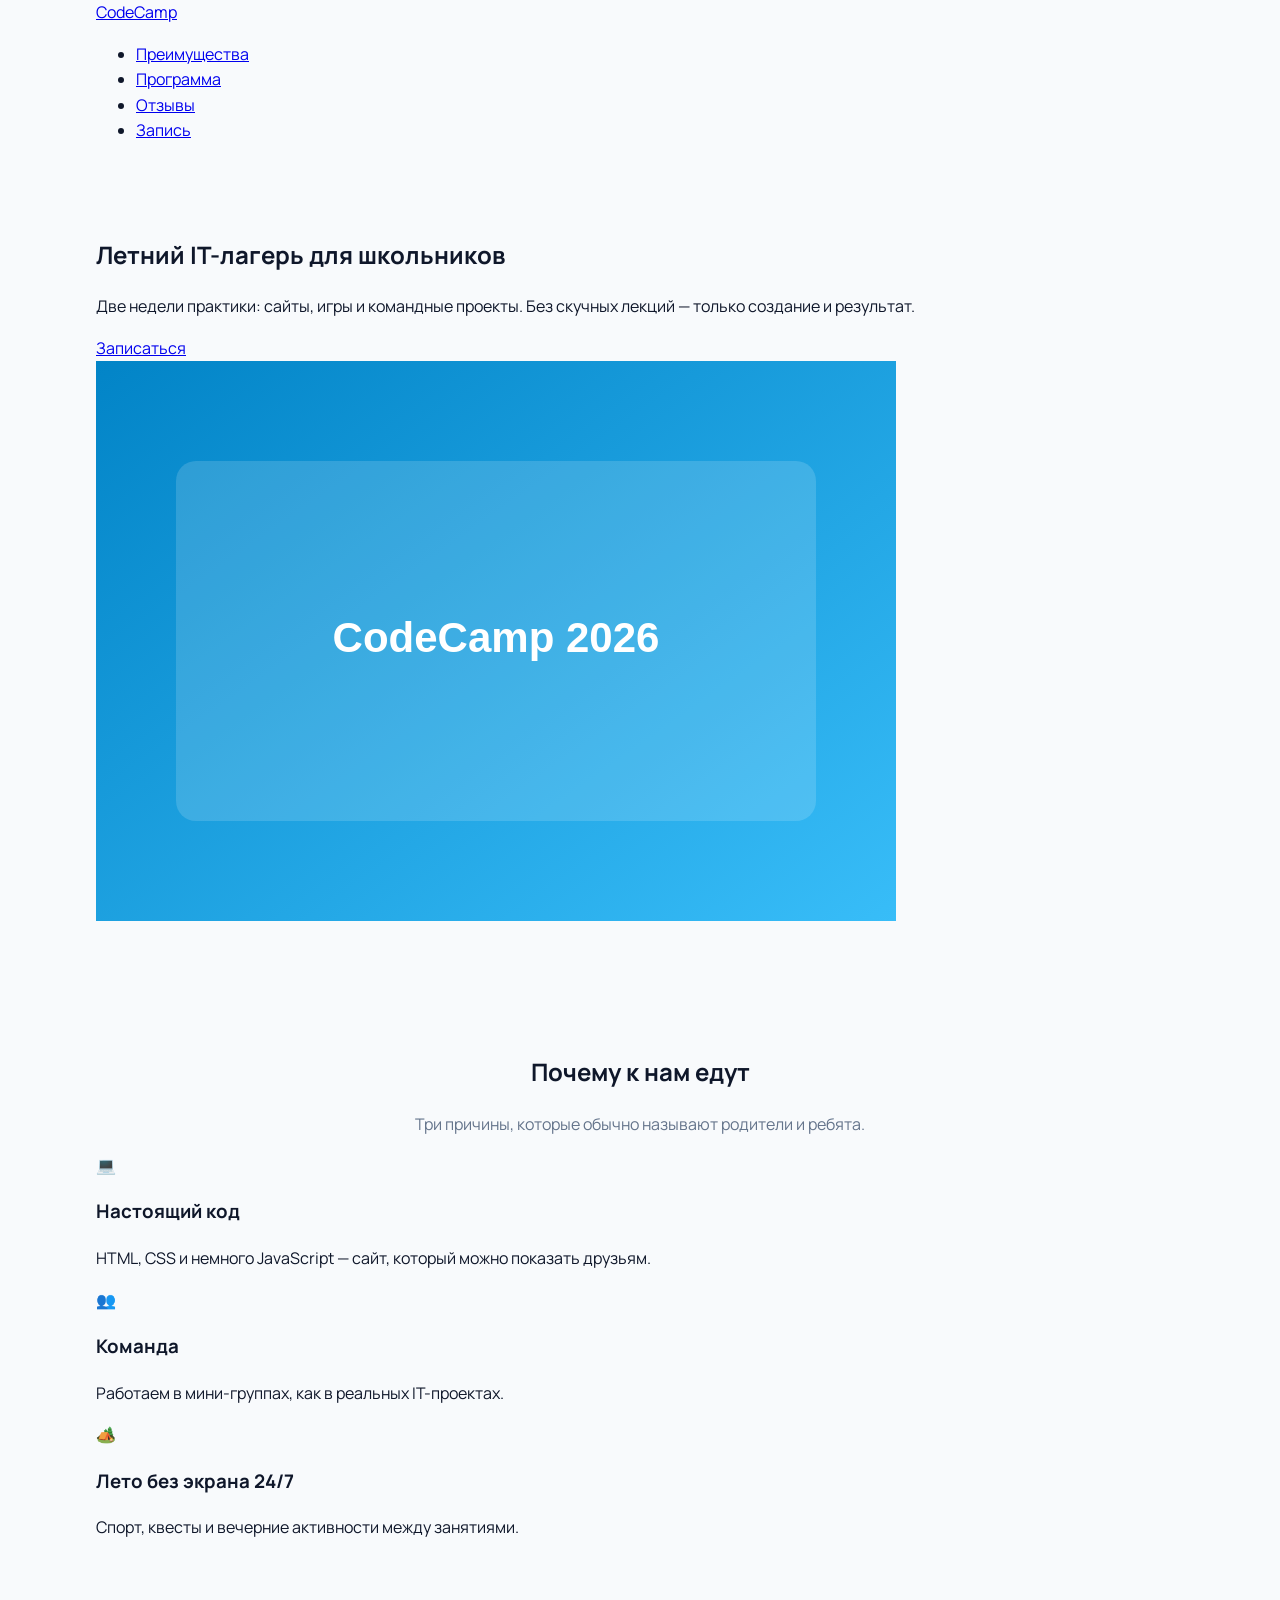
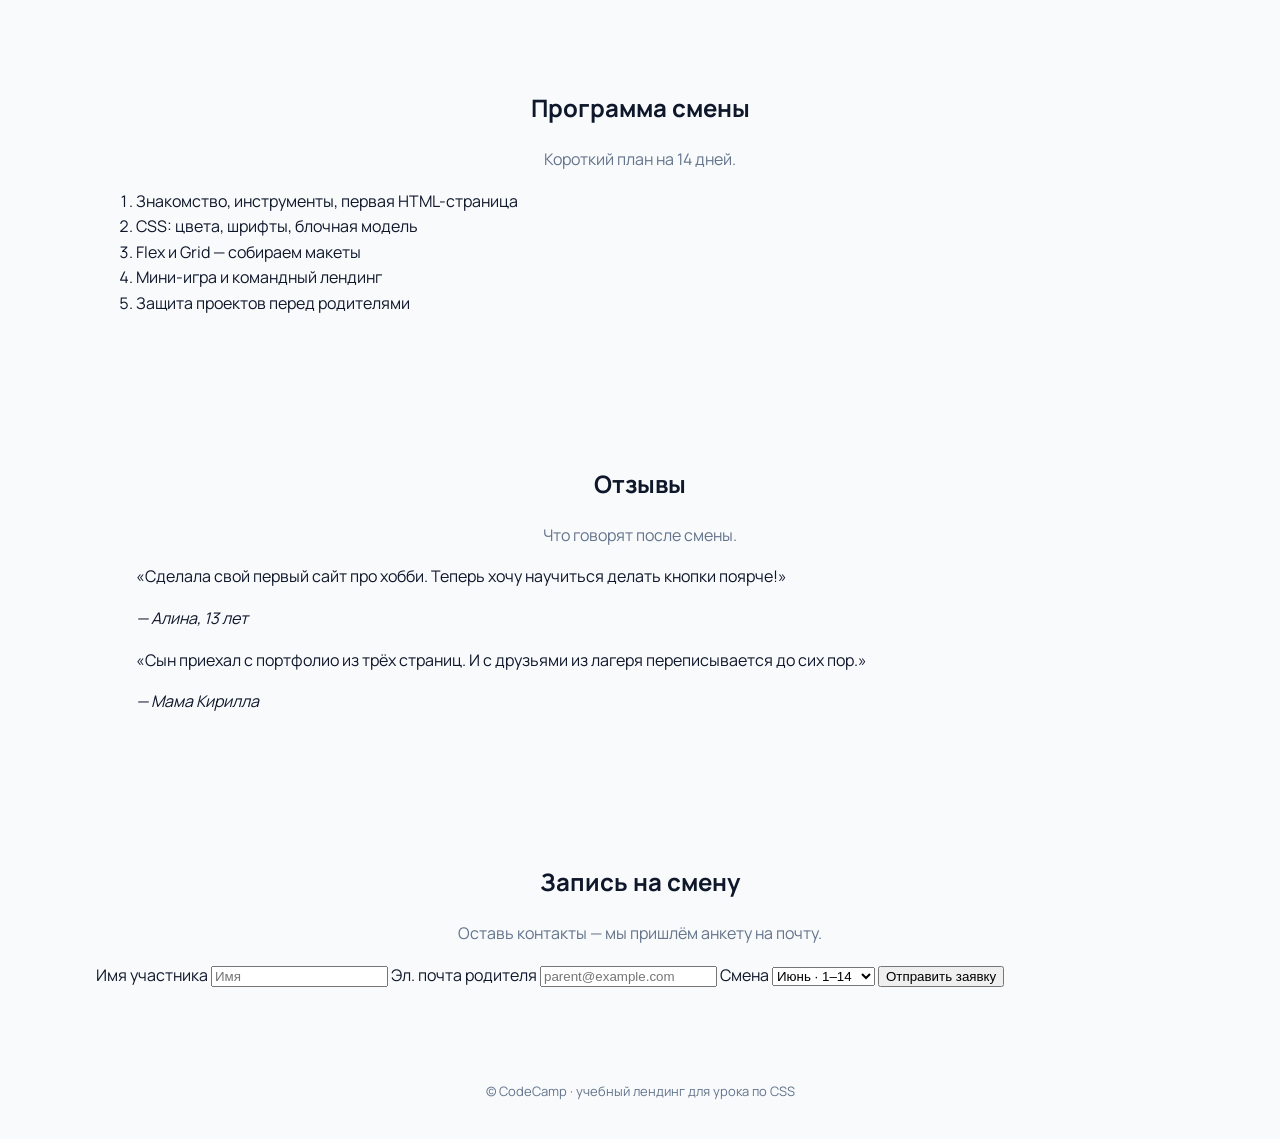
<file: css-practice/04-landing/task.html>
<!DOCTYPE html>
<html lang="ru">
<head>
  <meta charset="UTF-8">
  <meta name="viewport" content="width=device-width, initial-scale=1.0">
  <title>Задание: лендинг IT-лагеря</title>
  <link rel="preconnect" href="https://fonts.googleapis.com">
  <link rel="preconnect" href="https://fonts.gstatic.com" crossorigin>
  <link href="https://fonts.googleapis.com/css2?family=Manrope:wght@400;600;700;800&display=swap" rel="stylesheet">
  <style>
    *,
    *::before,
    *::after {
      box-sizing: border-box;
    }

    /* База — можно оставить.
       scroll-behavior, min(), margin-inline, clamp(), backdrop-filter —
       бонус в решении; для зачёта достаточно sticky, flex/grid, цветов и hover. */
    html {
      scroll-behavior: smooth;
      scroll-padding-top: 4.5rem;
    }

    body {
      margin: 0;
      font-family: Manrope, system-ui, sans-serif;
      color: #0f172a;
      background: #f8fafc;
      line-height: 1.6;
    }

    img {
      max-width: 100%;
      height: auto;
      display: block;
    }

    .wrap {
      width: min(100% - 2rem, 68rem);
      margin-inline: auto;
    }

    /* TODO: липкая шапка — position: sticky; top: 0; фон; нижняя граница */
    .top {
    }

    /* TODO: логотип слева, меню справа — flex + space-between */
    .top__inner {
    }

    .brand {
    }

    .menu {
      /* TODO: список в ряд без маркеров — display: flex; list-style: none; */
    }

    .menu a {
    }

    /* TODO: первый экран — фон (можно градиент), отступы.
       Сетка: текст + картинка (grid, на узком — одна колонка). */
    .hero {
    }

    .hero__grid {
    }

    .hero h1 {
    }

    .btn {
      /* TODO: кнопка-«таблетка», яркий фон, hover */
    }

    .hero__visual {
    }

    section {
      padding: 3.5rem 0;
    }

    section h2 {
      text-align: center;
    }

    .section-lead {
      text-align: center;
      color: #64748b;
    }

    /* TODO: три карточки преимуществ — grid, 3 колонки, на телефоне 1 */
    .features {
    }

    .feature {
    }

    .program {
    }

    /* TODO: два отзыва рядом на широком экране */
    .reviews {
    }

    .review {
    }

    /* TODO: тёмный блок формы, поля и кнопка на всю ширину формы */
    .signup {
    }

    .signup-form {
    }

    .signup-form label {
    }

    .signup-form input,
    .signup-form select {
    }

    .footer {
      padding: 1.5rem 0;
      text-align: center;
      font-size: 0.8125rem;
      color: #64748b;
    }
  </style>
</head>
<body>
  <!-- HTML готов. Оформи страницу CSS выше. Сверься с solution.html. -->
  <header class="top">
    <div class="wrap top__inner">
      <a class="brand" href="#top">Code<span>Camp</span></a>
      <nav aria-label="Навигация">
        <ul class="menu">
          <li><a href="#features">Преимущества</a></li>
          <li><a href="#program">Программа</a></li>
          <li><a href="#reviews">Отзывы</a></li>
          <li><a href="#signup">Запись</a></li>
        </ul>
      </nav>
    </div>
  </header>

  <main id="top">
    <section class="hero">
      <div class="wrap hero__grid">
        <div>
          <h1>Летний IT-лагерь для школьников</h1>
          <p>
            Две недели практики: сайты, игры и командные проекты.
            Без скучных лекций — только создание и результат.
          </p>
          <a class="btn" href="#signup">Записаться</a>
        </div>
        <div class="hero__visual">
          <img
            src="data:image/svg+xml,%3Csvg xmlns='http://www.w3.org/2000/svg' width='800' height='560'%3E%3Cdefs%3E%3ClinearGradient id='g' x1='0' y1='0' x2='1' y2='1'%3E%3Cstop stop-color='%230284c7'/%3E%3Cstop offset='1' stop-color='%2338bdf8'/%3E%3C/linearGradient%3E%3C/defs%3E%3Crect fill='url(%23g)' width='800' height='560'/%3E%3Crect x='80' y='100' width='640' height='360' rx='20' fill='%23ffffff' fill-opacity='0.15'/%3E%3Ctext x='50%25' y='50%25' fill='white' font-family='sans-serif' font-size='42' font-weight='700' text-anchor='middle' dominant-baseline='middle'%3ECodeCamp 2026%3C/text%3E%3C/svg%3E"
            width="800"
            height="560"
            alt="Иллюстрация CodeCamp 2026">
        </div>
      </div>
    </section>

    <section id="features">
      <div class="wrap">
        <h2>Почему к нам едут</h2>
        <p class="section-lead">Три причины, которые обычно называют родители и ребята.</p>
        <div class="features">
          <article class="feature">
            <div class="feature__icon" aria-hidden="true">💻</div>
            <h3>Настоящий код</h3>
            <p>HTML, CSS и немного JavaScript — сайт, который можно показать друзьям.</p>
          </article>
          <article class="feature">
            <div class="feature__icon" aria-hidden="true">👥</div>
            <h3>Команда</h3>
            <p>Работаем в мини-группах, как в реальных IT-проектах.</p>
          </article>
          <article class="feature">
            <div class="feature__icon" aria-hidden="true">🏕️</div>
            <h3>Лето без экрана 24/7</h3>
            <p>Спорт, квесты и вечерние активности между занятиями.</p>
          </article>
        </div>
      </div>
    </section>

    <section class="program" id="program">
      <div class="wrap">
        <h2>Программа смены</h2>
        <p class="section-lead">Короткий план на 14 дней.</p>
        <ol>
          <li>Знакомство, инструменты, первая HTML-страница</li>
          <li>CSS: цвета, шрифты, блочная модель</li>
          <li>Flex и Grid — собираем макеты</li>
          <li>Мини-игра и командный лендинг</li>
          <li>Защита проектов перед родителями</li>
        </ol>
      </div>
    </section>

    <section id="reviews">
      <div class="wrap">
        <h2>Отзывы</h2>
        <p class="section-lead">Что говорят после смены.</p>
        <div class="reviews">
          <blockquote class="review">
            <p>«Сделала свой первый сайт про хобби. Теперь хочу научиться делать кнопки поярче!»</p>
            <cite>— Алина, 13 лет</cite>
          </blockquote>
          <blockquote class="review">
            <p>«Сын приехал с портфолио из трёх страниц. И с друзьями из лагеря переписывается до сих пор.»</p>
            <cite>— Мама Кирилла</cite>
          </blockquote>
        </div>
      </div>
    </section>

    <section class="signup" id="signup">
      <div class="wrap">
        <h2>Запись на смену</h2>
        <p class="section-lead">Оставь контакты — мы пришлём анкету на почту.</p>
        <form class="signup-form" action="#" method="post">
          <label>
            Имя участника
            <input type="text" name="name" required placeholder="Имя">
          </label>
          <label>
            Эл. почта родителя
            <input type="email" name="email" required placeholder="parent@example.com">
          </label>
          <label>
            Смена
            <select name="shift">
              <option>Июнь · 1–14</option>
              <option>Июль · 1–14</option>
              <option>Август · 1–14</option>
            </select>
          </label>
          <button class="btn" type="submit">Отправить заявку</button>
        </form>
      </div>
    </section>
  </main>

  <footer class="footer">
    <div class="wrap">
      <p>© CodeCamp · учебный лендинг для урока по CSS</p>
    </div>
  </footer>
</body>
</html>
</file>
<file: styles.css>
/* Material Design 3 tokens — baseline light theme (m3.material.io) */
:root {
  --md-sys-color-primary: #6750a4;
  --md-sys-color-on-primary: #ffffff;
  --md-sys-color-primary-container: #eaddff;
  --md-sys-color-on-primary-container: #21005d;
  --md-sys-color-secondary: #625b71;
  --md-sys-color-on-secondary: #ffffff;
  --md-sys-color-secondary-container: #e8def8;
  --md-sys-color-on-secondary-container: #1d192b;
  --md-sys-color-tertiary: #7d5260;
  --md-sys-color-on-tertiary: #ffffff;
  --md-sys-color-tertiary-container: #ffd8e4;
  --md-sys-color-on-tertiary-container: #31111d;
  --md-sys-color-error: #b3261e;
  --md-sys-color-on-error: #ffffff;
  --md-sys-color-error-container: #f9dedc;
  --md-sys-color-on-error-container: #410e0b;
  --md-sys-color-surface: #fef7ff;
  --md-sys-color-on-surface: #1d1b20;
  --md-sys-color-surface-variant: #e7e0ec;
  --md-sys-color-on-surface-variant: #49454f;
  --md-sys-color-surface-container-lowest: #ffffff;
  --md-sys-color-surface-container-low: #f7f2fa;
  --md-sys-color-surface-container: #f3edf7;
  --md-sys-color-surface-container-high: #ece6f0;
  --md-sys-color-surface-container-highest: #e6e0e9;
  --md-sys-color-outline: #79747e;
  --md-sys-color-outline-variant: #cac4d0;
  --md-sys-color-success-container: #d8f5e0;
  --md-sys-color-on-success-container: #0d3b1e;

  --md-sys-shape-corner-extra-small: 4px;
  --md-sys-shape-corner-small: 8px;
  --md-sys-shape-corner-medium: 12px;
  --md-sys-shape-corner-large: 16px;
  --md-sys-shape-corner-extra-large: 28px;

  --md-sys-elevation-1: 0 1px 2px rgba(0, 0, 0, 0.3), 0 1px 3px 1px rgba(0, 0, 0, 0.15);
  --md-sys-elevation-2: 0 1px 2px rgba(0, 0, 0, 0.3), 0 2px 6px 2px rgba(0, 0, 0, 0.15);

  --font-sans: "Roboto", system-ui, sans-serif;
  --font-mono: "Roboto Mono", ui-monospace, monospace;

  --layout-max: 72rem;
  --toc-width: 15rem;
}

*,
*::before,
*::after {
  box-sizing: border-box;
}

html {
  scroll-behavior: smooth;
  scroll-padding-top: 5rem;
}

body {
  margin: 0;
  font-family: var(--font-sans);
  font-size: 1rem;
  line-height: 1.6;
  color: var(--md-sys-color-on-surface);
  background: var(--md-sys-color-surface);
}

img {
  max-width: 100%;
  height: auto;
}

a {
  color: var(--md-sys-color-primary);
}

a:focus-visible,
button:focus-visible {
  outline: 2px solid var(--md-sys-color-primary);
  outline-offset: 2px;
}

/* —— Top app bar —— */
.top-bar {
  position: sticky;
  top: 0;
  z-index: 100;
  display: flex;
  align-items: center;
  gap: 1rem;
  min-height: 4rem;
  padding: 0.75rem 1.25rem;
  background: var(--md-sys-color-surface-container);
  border-bottom: 1px solid var(--md-sys-color-outline-variant);
  box-shadow: var(--md-sys-elevation-1);
}

.top-bar__brand {
  font-size: 1.375rem;
  font-weight: 500;
  letter-spacing: 0;
  color: var(--md-sys-color-on-surface);
  text-decoration: none;
}

.top-bar__nav {
  display: flex;
  flex-wrap: wrap;
  align-items: center;
  gap: 0.35rem;
}

.top-bar__nav a {
  display: inline-flex;
  align-items: center;
  min-height: 2rem;
  padding: 0.25rem 0.85rem;
  border-radius: var(--md-sys-shape-corner-extra-large);
  text-decoration: none;
  font-size: 0.875rem;
  font-weight: 500;
  color: var(--md-sys-color-on-surface-variant);
}

.top-bar__nav a:hover {
  background: var(--md-sys-color-surface-container-high);
  color: var(--md-sys-color-on-surface);
}

.top-bar__nav a[aria-current="page"] {
  background: var(--md-sys-color-secondary-container);
  color: var(--md-sys-color-on-secondary-container);
}

.toc-toggle {
  margin-left: auto;
  display: inline-flex;
  align-items: center;
  justify-content: center;
  min-height: 2.5rem;
  padding: 0 1rem;
  border: none;
  border-radius: var(--md-sys-shape-corner-extra-large);
  background: var(--md-sys-color-secondary-container);
  color: var(--md-sys-color-on-secondary-container);
  font-family: inherit;
  font-size: 0.875rem;
  font-weight: 500;
  cursor: pointer;
}

@media (min-width: 960px) {
  .toc-toggle {
    display: none;
  }
}

/* —— Layout —— */
.layout {
  display: grid;
  grid-template-columns: 1fr;
  gap: 0;
  max-width: var(--layout-max);
  margin: 0 auto;
  padding: 0 1rem 3rem;
}

.toc {
  display: none;
  padding: 1.25rem 0;
}

.toc.is-open {
  display: block;
  position: sticky;
  top: 4rem;
  z-index: 90;
  background: var(--md-sys-color-surface-container-low);
  border-bottom: 1px solid var(--md-sys-color-outline-variant);
  margin: 0 -1rem 1rem;
  padding: 1rem 1.25rem 1.25rem;
  max-height: calc(100vh - 4rem);
  overflow: auto;
}

.toc__title {
  margin: 0 0 0.75rem;
  font-size: 0.75rem;
  font-weight: 500;
  letter-spacing: 0.5px;
  text-transform: uppercase;
  color: var(--md-sys-color-on-surface-variant);
}

.toc nav ul {
  list-style: none;
  margin: 0;
  padding: 0;
}

.toc nav a {
  display: block;
  padding: 0.4rem 0.75rem;
  border-radius: var(--md-sys-shape-corner-small);
  text-decoration: none;
  color: var(--md-sys-color-on-surface-variant);
  font-size: 0.875rem;
  line-height: 1.4;
}

.toc nav a:hover {
  background: var(--md-sys-color-surface-container-high);
  color: var(--md-sys-color-on-surface);
}

.content {
  min-width: 0;
  padding-top: 1.5rem;
}

@media (min-width: 960px) {
  .layout {
    grid-template-columns: var(--toc-width) minmax(0, 1fr);
    gap: 2rem;
    padding: 0 1.5rem 4rem;
  }

  .toc,
  .toc.is-open {
    display: block;
    position: sticky;
    top: 5rem;
    align-self: start;
    margin: 0;
    padding: 1.5rem 0 0;
    background: transparent;
    border: none;
    max-height: calc(100vh - 6rem);
    overflow: auto;
  }

  .content {
    padding-top: 2rem;
  }
}

/* —— Typography (M3 type scale) —— */
.hero {
  margin-bottom: 2.5rem;
  padding: 1.75rem 1.5rem;
  background: var(--md-sys-color-primary-container);
  color: var(--md-sys-color-on-primary-container);
  border-radius: var(--md-sys-shape-corner-extra-large);
}

.hero h1 {
  margin: 0 0 0.5rem;
  font-size: clamp(1.75rem, 4vw, 2.25rem);
  font-weight: 400;
  line-height: 1.25;
  letter-spacing: 0;
}

.hero p {
  margin: 0;
  font-size: 1rem;
  line-height: 1.5;
  max-width: 40rem;
  opacity: 0.92;
}

.section {
  margin-bottom: 3rem;
  padding-bottom: 2.5rem;
  border-bottom: 1px solid var(--md-sys-color-outline-variant);
}

.section:last-of-type {
  border-bottom: none;
}

.section h2 {
  margin: 0 0 1rem;
  font-size: 1.75rem;
  font-weight: 400;
  line-height: 1.3;
  color: var(--md-sys-color-on-surface);
}

.section h3 {
  margin: 1.75rem 0 0.75rem;
  font-size: 1.25rem;
  font-weight: 500;
  line-height: 1.35;
}

.section p {
  margin: 0 0 1rem;
  max-width: 42rem;
}

.section ul,
.section ol {
  max-width: 42rem;
  margin: 0 0 1rem;
  padding-left: 1.35rem;
}

.section li {
  margin-bottom: 0.4rem;
}

/* —— Callouts —— */
.callout {
  margin: 1.25rem 0;
  padding: 1rem 1.15rem;
  border-radius: var(--md-sys-shape-corner-medium);
  max-width: 42rem;
}

.callout--analogy {
  background: var(--md-sys-color-secondary-container);
  color: var(--md-sys-color-on-secondary-container);
}

.callout--tip {
  background: var(--md-sys-color-tertiary-container);
  color: var(--md-sys-color-on-tertiary-container);
}

.callout--ok {
  background: var(--md-sys-color-success-container);
  color: var(--md-sys-color-on-success-container);
}

.callout--bad {
  background: var(--md-sys-color-error-container);
  color: var(--md-sys-color-on-error-container);
}

.callout__label {
  display: block;
  margin-bottom: 0.35rem;
  font-size: 0.75rem;
  font-weight: 500;
  letter-spacing: 0.5px;
  text-transform: uppercase;
}

.callout p:last-child {
  margin-bottom: 0;
}

/* —— Code / preview example component —— */
.example {
  display: grid;
  grid-template-columns: 1fr;
  gap: 0.75rem;
  margin: 1.25rem 0 1.75rem;
}

@media (min-width: 720px) {
  .example {
    grid-template-columns: 1fr 1fr;
    gap: 1rem;
    align-items: stretch;
  }
}

.example__code,
.example__preview {
  display: flex;
  flex-direction: column;
  min-width: 0;
  background: var(--md-sys-color-surface-container-lowest);
  border: 1px solid var(--md-sys-color-outline-variant);
  border-radius: var(--md-sys-shape-corner-large);
  overflow: hidden;
  box-shadow: var(--md-sys-elevation-1);
}

.example__panes {
  display: grid;
  flex: 1;
  min-height: 0;
  background: #1d1b20;
}

.example__panes > pre {
  grid-area: 1 / 1;
}

.example__label {
  display: block;
  padding: 0.5rem 0.9rem;
  font-size: 0.75rem;
  font-weight: 500;
  letter-spacing: 0.5px;
  text-transform: uppercase;
  background: var(--md-sys-color-surface-container-high);
  color: var(--md-sys-color-on-surface-variant);
  border-bottom: 1px solid var(--md-sys-color-outline-variant);
}

.example__toolbar {
  display: flex;
  align-items: center;
  justify-content: space-between;
  gap: 0.5rem;
  padding: 0.35rem 0.5rem 0.35rem 0.9rem;
  background: var(--md-sys-color-on-surface);
  color: var(--md-sys-color-surface);
  border-bottom: 1px solid transparent;
}

.example__toolbar .example__label {
  padding: 0;
  background: transparent;
  color: inherit;
  border: none;
}

.example__code > .example__label {
  background: var(--md-sys-color-on-surface);
  color: var(--md-sys-color-surface);
  border-bottom-color: transparent;
}

.example__tabs {
  display: flex;
  gap: 0.2rem;
}

.example__tab {
  min-height: 1.75rem;
  padding: 0.2rem 0.65rem;
  border: none;
  border-radius: var(--md-sys-shape-corner-extra-large);
  background: transparent;
  color: rgba(254, 247, 255, 0.72);
  font-family: inherit;
  font-size: 0.6875rem;
  font-weight: 500;
  letter-spacing: 0.4px;
  text-transform: uppercase;
  cursor: pointer;
}

.example__tab:hover {
  color: var(--md-sys-color-surface);
  background: rgba(255, 255, 255, 0.08);
}

.example__tab[aria-selected="true"] {
  background: var(--md-sys-color-primary-container);
  color: var(--md-sys-color-on-primary-container);
}

.example__code pre {
  margin: 0;
  padding: 1rem;
  overflow-x: auto;
  background: #1d1b20;
  color: #e6e0e9;
  font-family: var(--font-mono);
  font-size: 0.8125rem;
  line-height: 1.55;
}

/* Keep both panes in layout so tab switch doesn't resize the page */
.example__code pre.is-inactive {
  visibility: hidden;
  pointer-events: none;
}

.example__code code {
  font-family: inherit;
  white-space: pre;
}

.example__preview-body {
  padding: 1rem 1.1rem;
  flex: 1;
  background: var(--md-sys-color-surface-container-lowest);
  color: var(--md-sys-color-on-surface);
  font-size: 0.95rem;
  line-height: 1.5;
}

.example__preview-body > :first-child {
  margin-top: 0;
}

.example__preview-body > :last-child {
  margin-bottom: 0;
}

.example__preview-body h1,
.example__preview-body h2,
.example__preview-body h3 {
  margin: 0 0 0.5rem;
  line-height: 1.25;
}

.example__preview-body h1 {
  font-size: 1.5rem;
  font-weight: 400;
}

.example__preview-body h2 {
  font-size: 1.25rem;
  font-weight: 400;
}

.example__preview-body h3 {
  font-size: 1.1rem;
  font-weight: 500;
}

.example__preview-body p {
  margin: 0 0 0.65rem;
  max-width: none;
}

.example__preview-body ul,
.example__preview-body ol {
  margin: 0 0 0.65rem;
  padding-left: 1.25rem;
  max-width: none;
}

.example__preview-body table {
  border-collapse: collapse;
  width: 100%;
  font-size: 0.875rem;
}

.example__preview-body th,
.example__preview-body td {
  border: 1px solid var(--md-sys-color-outline-variant);
  padding: 0.4rem 0.55rem;
  text-align: left;
}

.example__preview-body th {
  background: var(--md-sys-color-surface-container);
}

.example__preview-body hr {
  border: none;
  border-top: 1px solid var(--md-sys-color-outline);
  margin: 0.75rem 0;
}

.example__preview-body img {
  display: block;
  border-radius: var(--md-sys-shape-corner-small);
}

.example__note {
  margin: 0;
  font-size: 0.875rem;
  color: var(--md-sys-color-on-error-container);
}

/* —— Tag reference grid —— */
.tag-grid {
  display: grid;
  grid-template-columns: 1fr;
  gap: 1rem;
  margin: 1.25rem 0;
}

@media (min-width: 640px) {
  .tag-grid {
    grid-template-columns: 1fr 1fr;
  }
}

.tag-card {
  padding: 1rem 1.1rem;
  background: var(--md-sys-color-surface-container-low);
  border: 1px solid var(--md-sys-color-outline-variant);
  border-radius: var(--md-sys-shape-corner-medium);
}

.tag-card h3 {
  margin: 0 0 0.35rem;
  font-size: 1rem;
  font-weight: 500;
  font-family: var(--font-mono);
  color: var(--md-sys-color-primary);
}

.tag-card p {
  margin: 0;
  font-size: 0.875rem;
  color: var(--md-sys-color-on-surface-variant);
  max-width: none;
}

/* —— Figures / illustrations —— */
.lesson-figure {
  margin: 1.25rem 0 1.5rem;
  max-width: 42rem;
  background: var(--md-sys-color-surface-container-lowest);
  border: 1px solid var(--md-sys-color-outline-variant);
  border-radius: var(--md-sys-shape-corner-large);
  overflow: hidden;
  box-shadow: var(--md-sys-elevation-1);
}

.lesson-figure img {
  display: block;
  width: 100%;
  height: auto;
}

.lesson-figure figcaption {
  margin: 0;
  padding: 0.65rem 0.9rem;
  font-size: 0.8125rem;
  line-height: 1.4;
  color: var(--md-sys-color-on-surface-variant);
  background: var(--md-sys-color-surface-container-low);
  border-top: 1px solid var(--md-sys-color-outline-variant);
}

/* —— Timeline / versions —— */
.versions {
  display: grid;
  gap: 1.25rem;
  margin: 1.25rem 0;
}

.version {
  display: grid;
  grid-template-columns: 1fr;
  gap: 0;
  background: var(--md-sys-color-surface-container-lowest);
  border-radius: var(--md-sys-shape-corner-large);
  border: 1px solid var(--md-sys-color-outline-variant);
  border-left: 4px solid var(--md-sys-color-outline-variant);
  overflow: hidden;
  box-shadow: var(--md-sys-elevation-1);
  max-width: 42rem;
}

.version--current {
  border-left-color: var(--md-sys-color-primary);
}

.version__media {
  display: block;
  width: 100%;
  height: auto;
  background: var(--md-sys-color-surface-container);
}

.version__body {
  padding: 0.85rem 1rem 1rem;
  background: var(--md-sys-color-surface-container-low);
}

.version--current .version__body {
  background: var(--md-sys-color-primary-container);
  color: var(--md-sys-color-on-primary-container);
}

.version__name {
  font-weight: 500;
  font-size: 1rem;
  margin: 0 0 0.35rem;
}

.version__desc {
  margin: 0;
  font-size: 0.875rem;
  line-height: 1.45;
}

@media (min-width: 720px) {
  .versions {
    grid-template-columns: 1fr 1fr;
    max-width: none;
  }

  .version {
    max-width: none;
  }
}

/* —— Checklist —— */
.checklist {
  list-style: none;
  margin: 1rem 0;
  padding: 0;
  max-width: 42rem;
}

.checklist li {
  position: relative;
  padding: 0.65rem 0.85rem 0.65rem 2.5rem;
  margin-bottom: 0.5rem;
  background: var(--md-sys-color-surface-container-low);
  border-radius: var(--md-sys-shape-corner-small);
}

.checklist li::before {
  content: "";
  position: absolute;
  left: 0.85rem;
  top: 0.85rem;
  width: 1rem;
  height: 1rem;
  border: 2px solid var(--md-sys-color-primary);
  border-radius: 2px;
}

/* —— Practice / iframe —— */
.practice-frame {
  margin: 1.25rem 0;
  border: 1px solid var(--md-sys-color-outline-variant);
  border-radius: var(--md-sys-shape-corner-large);
  overflow: hidden;
  background: var(--md-sys-color-surface-container-lowest);
  box-shadow: var(--md-sys-elevation-2);
}

.practice-frame__bar {
  display: flex;
  flex-wrap: wrap;
  align-items: center;
  gap: 0.5rem 1rem;
  padding: 0.65rem 1rem;
  background: var(--md-sys-color-surface-container-high);
  border-bottom: 1px solid var(--md-sys-color-outline-variant);
  font-size: 0.875rem;
  color: var(--md-sys-color-on-surface-variant);
}

.practice-frame__bar a {
  font-weight: 500;
  text-decoration: none;
}

.practice-frame__bar a:hover {
  text-decoration: underline;
}

.practice-frame iframe {
  display: block;
  width: 100%;
  height: min(70vh, 36rem);
  border: none;
  background: #fff;
}

.footer-note {
  margin-top: 2rem;
  padding: 1.25rem;
  text-align: center;
  font-size: 0.875rem;
  color: var(--md-sys-color-on-surface-variant);
}

/* —— CSS lesson demos —— */
.demo-swatches {
  display: flex;
  flex-wrap: wrap;
  gap: 0.75rem;
  margin: 0.5rem 0;
}

.demo-swatch {
  width: 4.5rem;
  height: 4.5rem;
  border-radius: var(--md-sys-shape-corner-medium);
  border: 1px solid var(--md-sys-color-outline-variant);
  display: flex;
  align-items: flex-end;
  justify-content: center;
  padding: 0.35rem;
  font-size: 0.65rem;
  font-weight: 500;
  color: #fff;
  text-shadow: 0 1px 2px rgba(0, 0, 0, 0.4);
}

.demo-box-model {
  margin: 0.75rem auto;
  max-width: 18rem;
  background: #fce8e6;
  border: 2px dashed #c5221f;
  padding: 1.25rem;
  text-align: center;
  font-size: 0.75rem;
  font-weight: 500;
  color: #5f1a18;
}

.demo-box-model__border {
  background: #fef7e0;
  border: 3px solid #e37400;
  padding: 1rem;
  color: #7a4100;
}

.demo-box-model__padding {
  background: #e6f4ea;
  border: 2px solid #137333;
  padding: 1.25rem;
  color: #0d652d;
}

.demo-box-model__content {
  background: #d2e3fc;
  border: 1px solid #1a73e8;
  padding: 0.85rem;
  color: #174ea6;
}

.demo-card-preview {
  max-width: 14rem;
  margin: 0.5rem 0;
  padding: 1rem;
  background: #fff;
  border: 1px solid var(--md-sys-color-outline-variant);
  border-radius: 12px;
  box-shadow: 0 4px 12px rgba(0, 0, 0, 0.12);
}

.demo-card-preview h4 {
  margin: 0 0 0.35rem;
  font-size: 1rem;
}

.demo-card-preview p {
  margin: 0;
  font-size: 0.875rem;
  color: var(--md-sys-color-on-surface-variant);
  max-width: none;
}

.demo-display {
  margin: 0.5rem 0;
}

.demo-display span {
  background: var(--md-sys-color-primary-container);
  color: var(--md-sys-color-on-primary-container);
  padding: 0.35rem 0.65rem;
  margin: 0.15rem;
}

.demo-display--block span {
  display: block;
}

.demo-display--inline span {
  display: inline;
}

.demo-display--inline-block span {
  display: inline-block;
}

.demo-flex {
  display: flex;
  gap: 0.5rem;
  padding: 0.75rem;
  background: var(--md-sys-color-surface-container);
  border-radius: var(--md-sys-shape-corner-medium);
  margin: 0.5rem 0;
}

.demo-flex--between {
  justify-content: space-between;
  align-items: center;
}

.demo-flex--center {
  justify-content: center;
  align-items: center;
  min-height: 5rem;
}

.demo-flex__item {
  padding: 0.65rem 0.85rem;
  background: var(--md-sys-color-primary);
  color: var(--md-sys-color-on-primary);
  border-radius: var(--md-sys-shape-corner-small);
  font-size: 0.8125rem;
  font-weight: 500;
}

.demo-flex__grow {
  flex: 1;
  background: var(--md-sys-color-tertiary);
}

.demo-grid {
  display: grid;
  grid-template-columns: repeat(3, 1fr);
  gap: 0.5rem;
  margin: 0.5rem 0;
}

.demo-grid__item {
  padding: 1rem;
  text-align: center;
  background: var(--md-sys-color-secondary-container);
  color: var(--md-sys-color-on-secondary-container);
  border-radius: var(--md-sys-shape-corner-small);
  font-size: 0.8125rem;
  font-weight: 500;
}

.demo-position {
  position: relative;
  width: 10rem;
  height: 7rem;
  margin: 0.5rem 0;
  background: var(--md-sys-color-surface-container);
  border-radius: var(--md-sys-shape-corner-medium);
  overflow: hidden;
}

.demo-position__badge {
  position: absolute;
  top: 0.5rem;
  left: 0.5rem;
  padding: 0.2rem 0.45rem;
  background: var(--md-sys-color-error);
  color: var(--md-sys-color-on-error);
  border-radius: var(--md-sys-shape-corner-extra-small);
  font-size: 0.75rem;
  font-weight: 700;
}

.demo-btn {
  display: inline-block;
  margin: 0.5rem 0;
  padding: 0.65rem 1.25rem;
  border: none;
  border-radius: var(--md-sys-shape-corner-extra-large);
  background: var(--md-sys-color-primary);
  color: var(--md-sys-color-on-primary);
  font-family: inherit;
  font-size: 0.875rem;
  font-weight: 500;
  cursor: pointer;
  transition: background 0.2s ease, transform 0.15s ease;
}

.demo-btn:hover {
  background: #5a4590;
  transform: translateY(-1px);
}

.demo-btn:focus-visible {
  outline: 2px solid var(--md-sys-color-primary);
  outline-offset: 3px;
}

.demo-units {
  display: flex;
  flex-wrap: wrap;
  align-items: flex-end;
  gap: 0.75rem;
  margin: 0.5rem 0;
}

.demo-units__bar {
  height: 2rem;
  background: var(--md-sys-color-primary);
  border-radius: 4px;
  color: #fff;
  font-size: 0.65rem;
  display: flex;
  align-items: center;
  justify-content: center;
  padding: 0 0.35rem;
  box-sizing: border-box;
}

.demo-em-box {
  font-size: 20px;
  padding: 1em;
  background: var(--md-sys-color-secondary-container);
  color: var(--md-sys-color-on-secondary-container);
  border-radius: var(--md-sys-shape-corner-medium);
}

.demo-em-box small {
  display: block;
  margin-top: 0.5em;
  font-size: 0.75em;
}

.demo-rem-title {
  margin: 0 0 1rem;
  font-size: 2rem;
  font-weight: 400;
  color: #21005d;
}

.demo-percent-parent {
  width: 300px;
  max-width: 100%;
  background: #e8def8;
  padding: 12px;
  border-radius: var(--md-sys-shape-corner-medium);
}

.demo-percent-child {
  width: 50%;
  background: #6750a4;
  color: #fff;
  padding: 8px;
  border-radius: var(--md-sys-shape-corner-small);
  font-size: 0.875rem;
}

.practice-spoiler {
  margin: 0.75rem 0 1.5rem;
  border: 1px solid var(--md-sys-color-outline-variant);
  border-radius: var(--md-sys-shape-corner-large);
  background: var(--md-sys-color-surface-container-low);
  overflow: hidden;
}

.practice-spoiler > summary {
  cursor: pointer;
  padding: 0.85rem 1rem;
  font-weight: 500;
  color: var(--md-sys-color-on-surface);
  list-style: none;
}

.practice-spoiler > summary::-webkit-details-marker {
  display: none;
}

.practice-spoiler > summary::before {
  content: "▸ ";
  color: var(--md-sys-color-primary);
}

.practice-spoiler[open] > summary::before {
  content: "▾ ";
}

.practice-spoiler .practice-frame {
  margin: 0;
  border: none;
  border-radius: 0;
  box-shadow: none;
  border-top: 1px solid var(--md-sys-color-outline-variant);
}

.practice-links {
  display: flex;
  flex-wrap: wrap;
  gap: 0.75rem 1.25rem;
  margin: 0.75rem 0 1rem;
  font-size: 0.875rem;
}

.practice-links a {
  font-weight: 500;
  text-decoration: none;
}

.practice-links a:hover {
  text-decoration: underline;
}

@media (max-width: 600px) {
  .demo-grid {
    grid-template-columns: 1fr;
  }
}

@media (prefers-reduced-motion: reduce) {
  html {
    scroll-behavior: auto;
  }

  .demo-btn {
    transition: none;
  }
}
</file>
